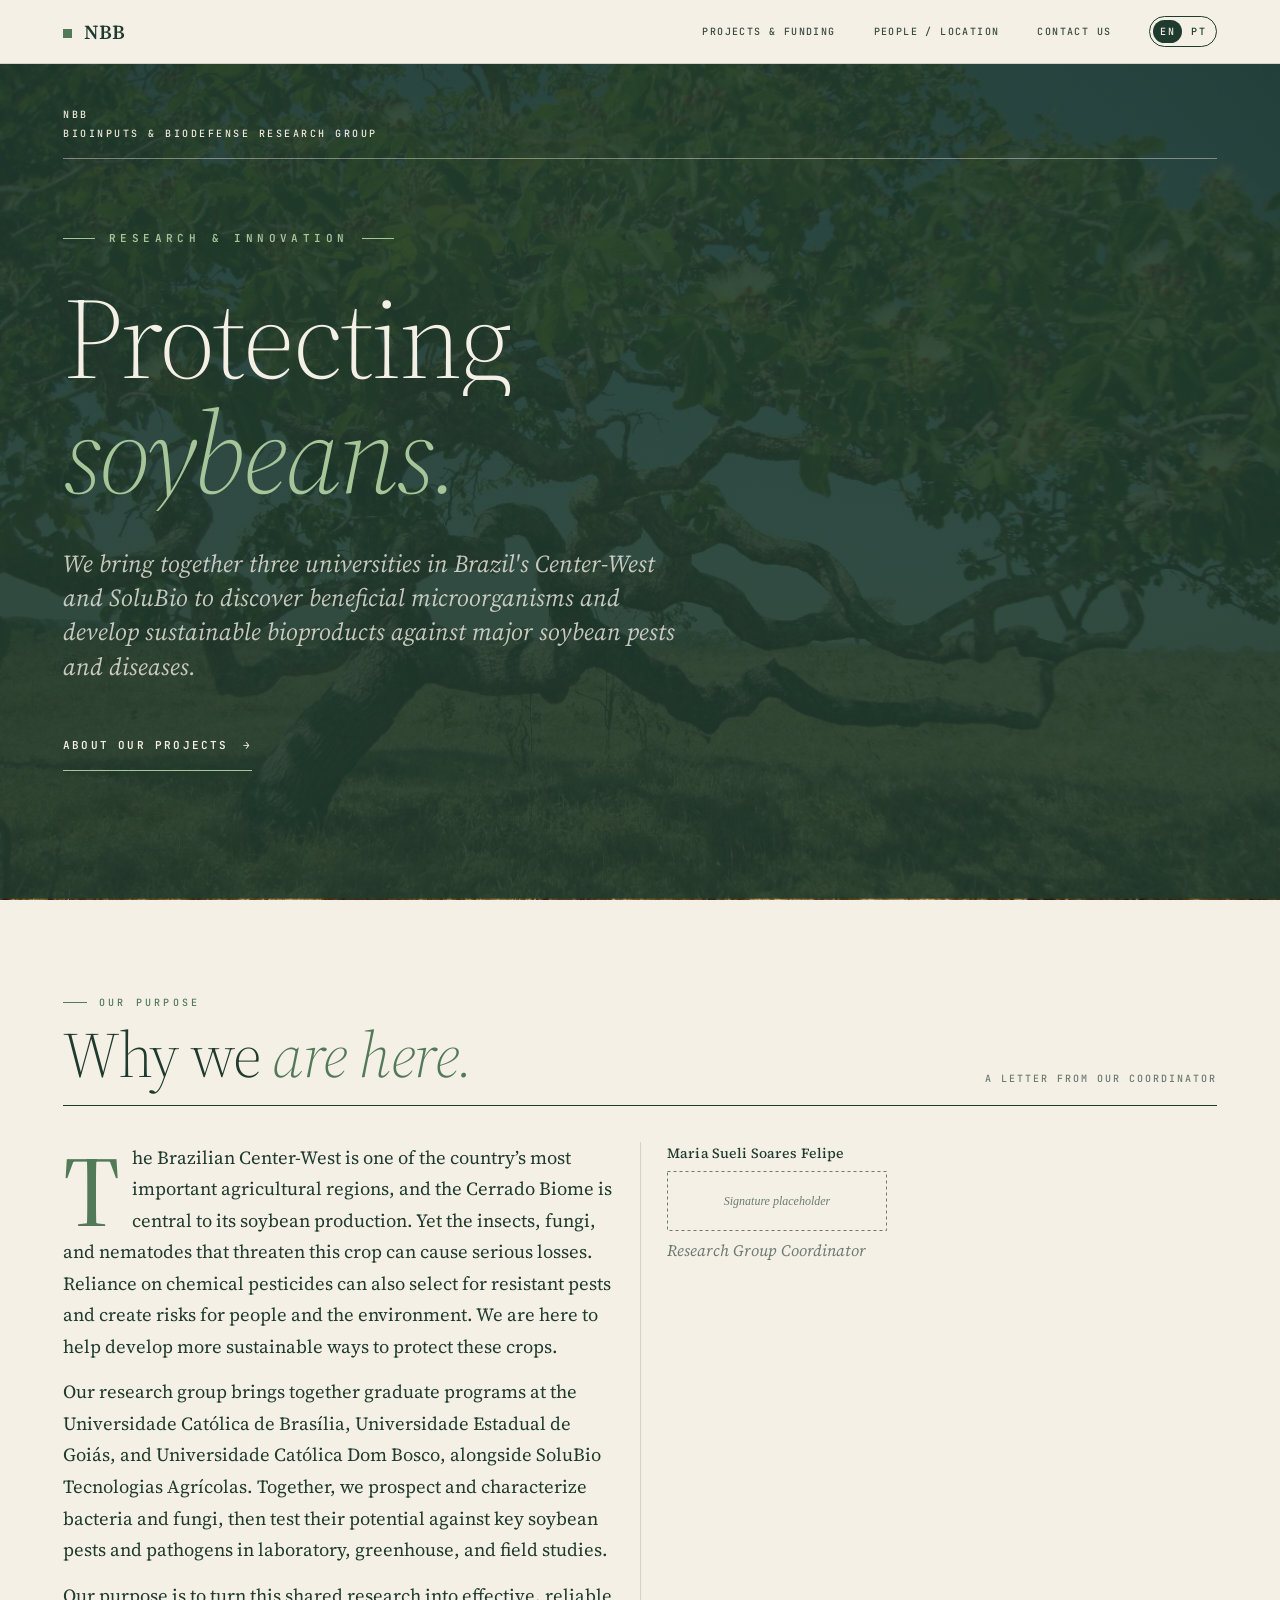
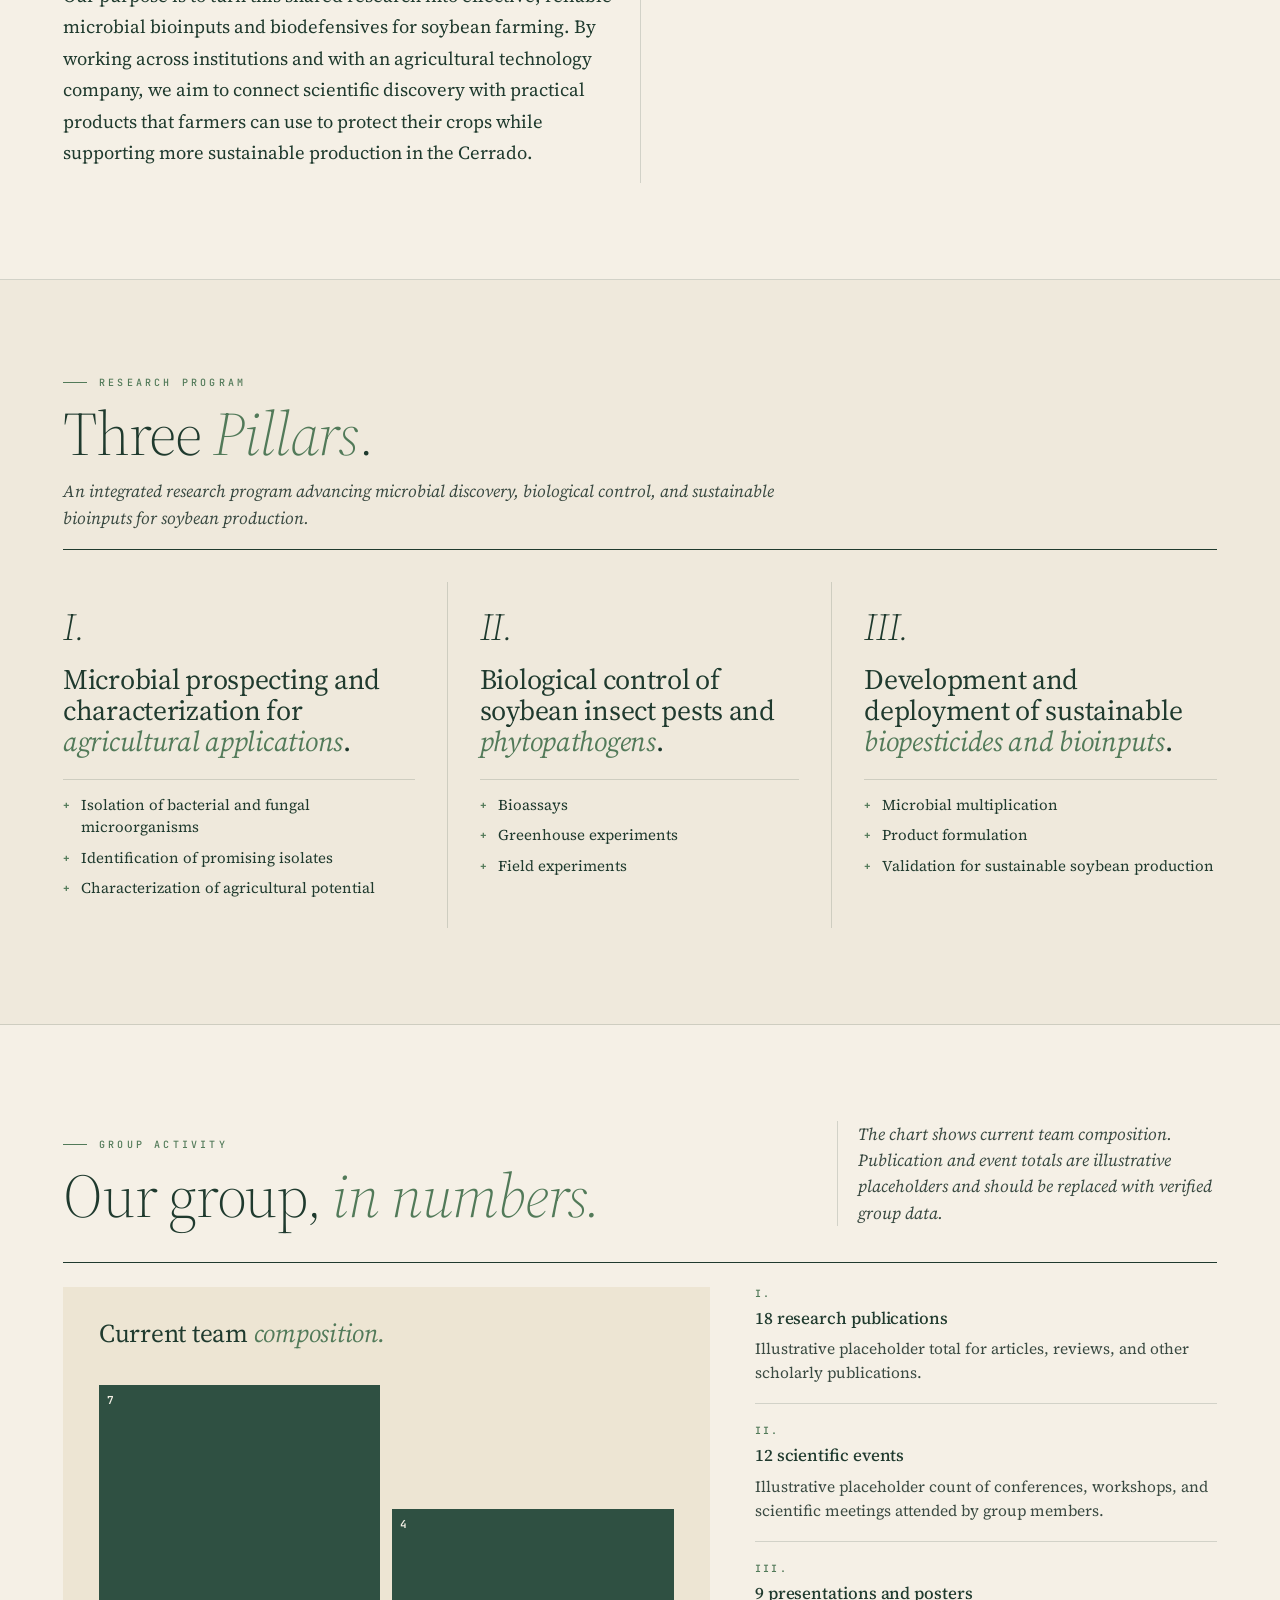
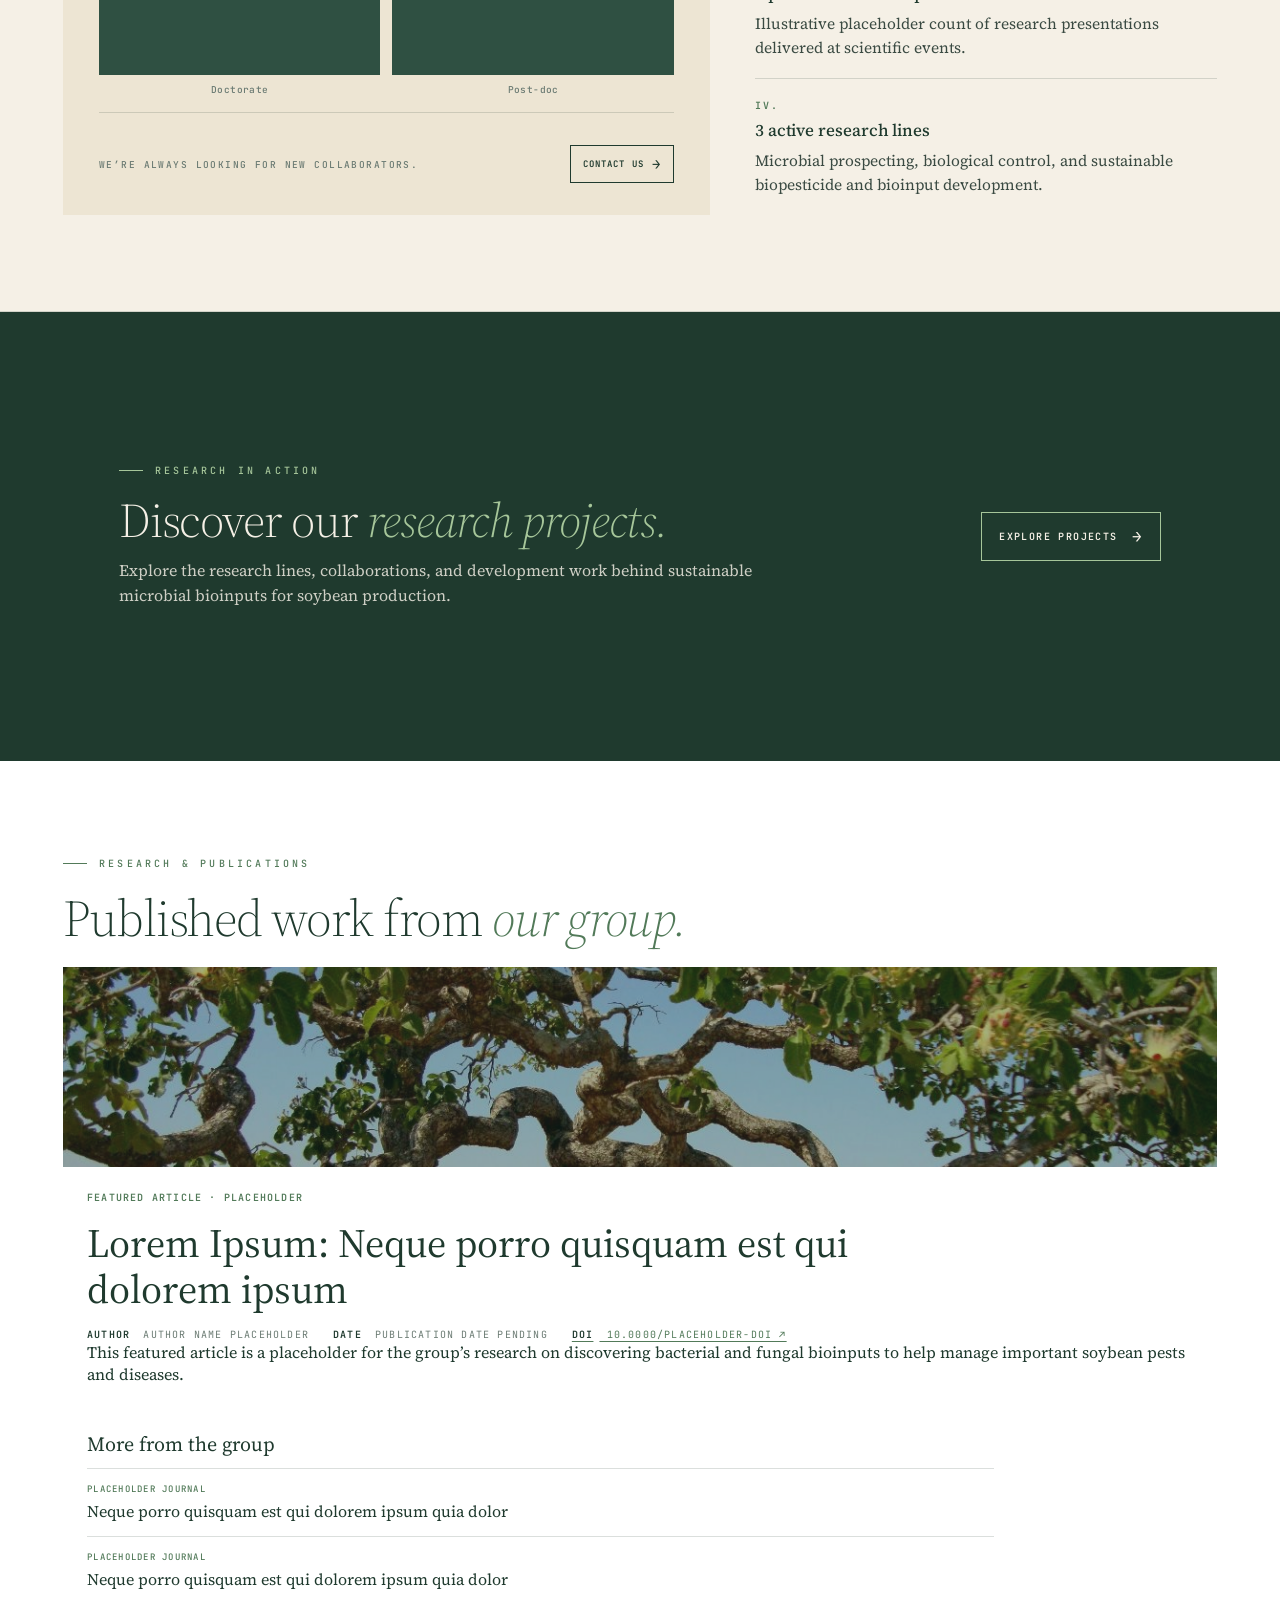
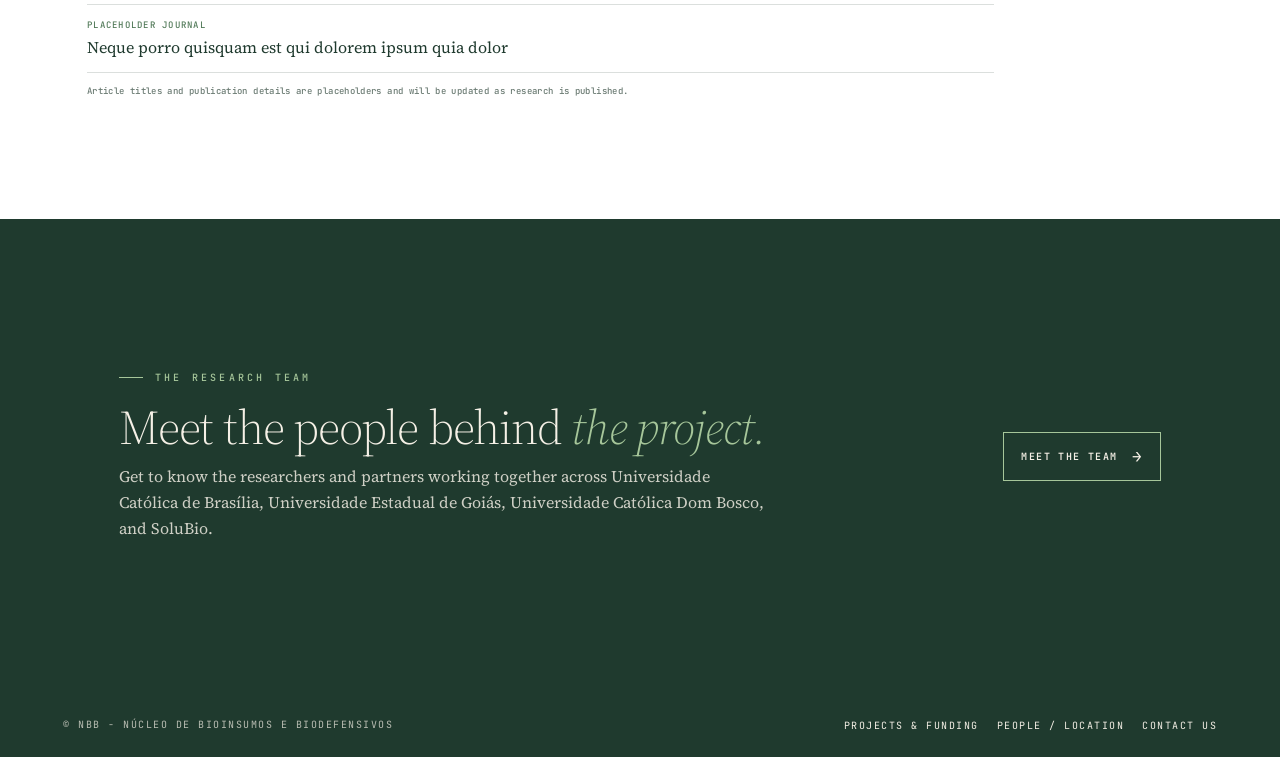
<file: index.html>
<!DOCTYPE html>
<html lang="en">
<head>
<meta charset="UTF-8">
<meta name="viewport" content="width=device-width, initial-scale=1.0">
<meta name="description" content="NBB">
<title>NBB</title>
<link rel="preconnect" href="https://fonts.googleapis.com">
<link rel="preconnect" href="https://fonts.gstatic.com" crossorigin>
<link href="https://fonts.googleapis.com/css2?family=Source+Serif+4:ital,opsz,wght@0,8..60,300;0,8..60,400;0,8..60,500;0,8..60,600;0,8..60,700;1,8..60,300;1,8..60,400;1,8..60,500&family=JetBrains+Mono:wght@400;500;700&display=swap" rel="stylesheet">
<link rel="stylesheet" href="ledger-slideshow.css">
</head>

<!--
  https://templatemo.com/tm-626-ledger-slideshow
-->

<body>

<header class="site-header">
  <a class="brand" href="#cover" aria-label="NBB">
    <span class="mark"></span>NBB
  </a>
  <nav class="primary-nav" aria-label="Main navigation">
    <a href="projects.html">Projects &amp; Funding</a>
    <a href="people.html">People / Location</a>
    <a href="contact.html">Contact Us</a>
    <a class="nav-language" href="PT/index.html" lang="pt-BR" hreflang="pt-BR" aria-label="Switch language to Portuguese"><span class="language-option is-current">EN</span><span class="language-option" lang="pt-BR">PT</span></a>
</nav>
</header>

<div class="deck" id="deck">

  <!-- HERO -->
  <section class="slide active" id="cover" data-section="Cover" data-sub="Statement of plan" data-exhibit="">
    <div class="slide-inner s-cover">
      <div class="s-cover-top reveal">
        <div class="tl">
          <span>NBB</span>
          <span>Bioinputs &amp; Biodefense Research Group</span>
        </div>
      </div>
      <div class="s-cover-center">
        <div class="s-cover-eyebrow reveal">Research &amp; Innovation</div>
        <h1 class="h-display reveal">
          <span class="mw"><span>Protecting</span></span><br>
          <span class="mw"><span><em>soybeans.</em></span></span>
        </h1>
        <p class="s-cover-sub reveal">We bring together three universities in Brazil's Center-West and SoluBio to discover beneficial microorganisms and develop sustainable bioproducts against major soybean pests and diseases.</p>
        <a class="s-cover-start reveal" href="projects.html">
          <span>About our projects</span>
          <span>&rarr;</span>
        </a>
      </div>
    </div>
  </section>

  <!-- Purpose -->
  <section class="slide" id="summary" data-section="Our Purpose" data-sub="A letter from the coordinator" data-exhibit="I">
    <div class="slide-inner s-summary">
      <div class="s-summary-head">
        <div>
          <div class="exhibit-label reveal">Our purpose</div>
          <h2 class="reveal">Why we <em>are here.</em></h2>
        </div>
        <div class="meta reveal" style="font-color:red">
          <span>A letter from our Coordinator</span>
        </div>
      </div>
      <div class="s-summary-body reveal">
        <p>The Brazilian Center-West is one of the country’s most important agricultural regions, and the Cerrado Biome is central to its soybean production. Yet the insects, fungi, and nematodes that threaten this crop can cause serious losses. Reliance on chemical pesticides can also select for resistant pests and create risks for people and the environment. We are here to help develop more sustainable ways to protect these crops.</p>
        <p>Our research group brings together graduate programs at the Universidade Católica de Brasília, Universidade Estadual de Goiás,
          and Universidade Católica Dom Bosco, alongside SoluBio Tecnologias Agrícolas.
          Together, we prospect and characterize bacteria and fungi, then test their potential against key soybean pests and pathogens in laboratory, greenhouse, and field studies.</p>
        <p>Our purpose is to turn this shared research into effective, reliable microbial bioinputs and biodefensives for soybean farming. By working across institutions and with an agricultural technology company, we aim to connect scientific discovery with practical products that farmers can use to protect their crops while supporting more sustainable production in the Cerrado.</p>
        <p class="s-summary-sig">
          <strong>Maria Sueli Soares Felipe</strong>
          <img src="signature-placeholder.svg" alt="Signature placeholder">
          <em>Research Group Coordinator</em>
        </p>
      </div>
    </div>
  </section>

  <!-- Goals -->
  <!--section class="slide" id="pillars" data-section="Strategic Pillars" data-sub="Four lettered initiatives" data-exhibit="IV">
    <div class="slide-inner s-pillars">
      <div class="s-pillars-head">
        <div class="sp-l">
          <div class="exhibit-label reveal">Exhibit IV</div>
          <h2 class="reveal">Four <em>pillars</em>, lettered.</h2>
        </div>
        <p class="sp-r reveal">The four initiatives that, together, constitute the strategic plan in full. Each is owned by a named partner and measured against an explicit budget.</p>
      </div>
      <div class="pillars-grid">
        <div class="pillar reveal">
          <span class="p-letter">A.</span>
          <h4>Practice <em>depth</em>.</h4>
          <p>A formal commitment to four practice areas. Anything outside is referred to trusted partner firms rather than declined or contorted.</p>
          <div class="p-alloc"><span>Allocation</span><strong>$3.4M</strong></div>
        </div>
        <div class="pillar reveal">
          <span class="p-letter">B.</span>
          <h4>Succession of <em>partners</em>.</h4>
          <p>A three-year, transparent path for the promotion of seven senior associates to partner, with explicit milestones and review checkpoints.</p>
          <div class="p-alloc"><span>Allocation</span><strong>$1.8M</strong></div>
        </div>
        <div class="pillar reveal">
          <span class="p-letter">C.</span>
          <h4>Knowledge <em>systems</em>.</h4>
          <p>A modernised internal knowledge platform so that engagement insights compound across the partnership rather than evaporate with each closing memo.</p>
          <div class="p-alloc"><span>Allocation</span><strong>$2.6M</strong></div>
        </div>
        <div class="pillar reveal">
          <span class="p-letter">D.</span>
          <h4>Sectoral <em>balance</em>.</h4>
          <p>A measured rebalancing of fee composition. Reduce financial-services concentration to a target of 45% over the plan horizon.</p>
          <div class="p-alloc"><span>Allocation</span><strong>$2.2M</strong></div>
        </div>
      </div>
    </div>
  </section>-->

  <!-- Research Lines -->
  <section class="slide" id="horizons" data-section="Three Research Lines" data-sub="Microbial research for sustainable soybean production" data-exhibit="III">
    <div class="slide-inner s-horizons">
      <div class="s-horizons-head">
        <div class="exhibit-label reveal">Research program</div>
        <h2 class="reveal">Three <em>Pillars</em>.</h2>
        <p class="reveal">An integrated research program advancing microbial discovery, biological control, and sustainable bioinputs for soybean production.</p>
      </div>
      <div class="horizons-grid">
        <div class="horizon reveal">
          <div class="h-year"><span class="big">i.</span></div>
          <h3>Microbial prospecting and characterization for <em>agricultural applications</em>.</h3>
          <ul>
            <li>Isolation of bacterial and fungal microorganisms</li>
            <li>Identification of promising isolates</li>
            <li>Characterization of agricultural potential</li>
          </ul>
        </div>
        <div class="horizon reveal">
          <div class="h-year"><span class="big">ii.</span></div>
          <h3>Biological control of soybean insect pests and <em>phytopathogens</em>.</h3>
          <ul>
            <li>Bioassays</li>
            <li>Greenhouse experiments</li>
            <li>Field experiments</li>
          </ul>
        </div>
        <div class="horizon reveal">
          <div class="h-year"><span class="big">iii.</span></div>
          <h3>Development and deployment of sustainable <em>biopesticides and bioinputs</em>.</h3>
          <ul>
            <li>Microbial multiplication</li>
            <li>Product formulation</li>
            <li>Validation for sustainable soybean production</li>
          </ul>
        </div>
      </div>
    </div>
  </section>

  <!-- WHERE WE STAND -->
  <section class="slide" id="position" data-section="Group Statistics" data-sub="Team composition and research activity" data-exhibit="II">
    <div class="slide-inner s-stand">
      <div class="s-stand-head">
        <div class="sh-l">
          <div class="exhibit-label reveal">Group activity</div>
          <h2 class="reveal">Our group, <em>in numbers.</em></h2>
        </div>
        <p class="sh-r reveal">The chart shows current team composition. Publication and event totals are illustrative placeholders and should be replaced with verified group data.</p>
      </div>
      <div class="s-stand-grid">
        <div class="s-stand-chart reveal">
          <!--<span class="ex-lbl">Current team composition</span> -->
          <h3>Current team <em>composition.</em></h3>
          <div class="s-stand-chart-area" id="team-composition-chart" role="img" aria-label="Current counts: 0 master's, 7 doctoral, and 4 postdoctoral researchers"></div>
          <div class="s-stand-chart-note">
            <span>We’re always looking for new collaborators.</span>
            <a class="chart-contact-link" href="contact.html">Contact us <span aria-hidden="true">&rarr;</span></a>
          </div>
          <noscript><p class="chart-fallback">Enable JavaScript to view the team composition chart.</p></noscript>
        </div>
        <div class="s-stand-points">
          <div class="stand-point reveal">
            <span class="sp-num">i.</span>
            <h4>18 research publications</h4>
            <p>Illustrative placeholder total for articles, reviews, and other scholarly publications.</p>
          </div>
          <div class="stand-point reveal">
            <span class="sp-num">ii.</span>
            <h4>12 scientific events</h4>
            <p>Illustrative placeholder count of conferences, workshops, and scientific meetings attended by group members.</p>
          </div>
          <div class="stand-point reveal">
            <span class="sp-num">iii.</span>
            <h4>9 presentations and posters</h4>
            <p>Illustrative placeholder count of research presentations delivered at scientific events.</p>
          </div>
          <div class="stand-point reveal">
            <span class="sp-num">iv.</span>
            <h4>3 active research lines</h4>
            <p>Microbial prospecting, biological control, and sustainable biopesticide and bioinput development.</p>
          </div>
        </div>
      </div>
    </div>
  </section>

  <!-- Call to action - projects -->
  <section class="slide cta-section" id="projects-cta" aria-labelledby="projects-cta-title">
    <div class="slide-inner cta-inner">
      <div class="cta-panel">
        <div class="cta-copy">
          <div class="exhibit-label">Research in action</div>
          <h2 id="projects-cta-title">Discover our <em>research projects.</em></h2>
          <p>Explore the research lines, collaborations, and development work behind sustainable microbial bioinputs for soybean production.</p>
        </div>
        <a class="cta-link" href="projects.html">Explore projects <span aria-hidden="true">&rarr;</span></a>
      </div>
    </div>
  </section>

  <!-- Publications -->
  <section class="slide cta-section publications-feature" id="publications-feature" aria-labelledby="publications-feature-title">
    <div class="slide-inner cta-inner">
      <div class="publications-content">
        <div class="exhibit-label">Research &amp; publications</div>
        <h2 id="publications-feature-title">Published work from <em>our group.</em></h2>
        <article class="featured-article">
          <div class="featured-article-image-wrap">
            <img class="featured-article-image" src="cerrado.jpg" alt="">
          </div>
          <div class="featured-article-details">
            <div class="featured-article-label">Featured article · Placeholder</div>
            <h3>Lorem Ipsum: Neque porro quisquam est qui dolorem ipsum</h3>
            <div class="article-meta">
              <span><strong>Author</strong> Author name placeholder</span>
              <span><strong>Date</strong> Publication date pending</span>
              <a href="https://doi.org/10.0000/placeholder-doi" aria-label="Placeholder DOI link; replace when the article is published"><strong>DOI</strong> 10.0000/placeholder-doi ↗</a>
            </div>
            <p>This featured article is a placeholder for the group’s research on discovering bacterial and fungal bioinputs to help manage important soybean pests and diseases.</p>
          </div>
          <div class="featured-article-details">
          <div class="related-articles">
            <h3>More from the group</h3>
            <ul>
              <li><span>Placeholder Journal</span><strong>Neque porro quisquam est qui dolorem ipsum quia dolor</strong></li>
              <li><span>Placeholder Journal</span><strong>Neque porro quisquam est qui dolorem ipsum quia dolor</strong></li>
              <li><span>Placeholder Journal</span><strong>Neque porro quisquam est qui dolorem ipsum quia dolor</strong></li>
            </ul>
            <p class="placeholder-note">Article titles and publication details are placeholders and will be updated as research is published.</p>
          </div>
        </div>
        </article>
      </div>
    </div>
  </section>

  <!-- Call to action - people -->
  <section class="slide cta-section" id="people-cta" aria-labelledby="people-cta-title">
    <div class="slide-inner cta-inner">
      <div class="cta-panel">
        <div class="cta-copy">
          <div class="exhibit-label">The research team</div>
          <h2 id="people-cta-title">Meet the people behind <em>the project.</em></h2>
          <p>Get to know the researchers and partners working together across Universidade Católica de Brasília, Universidade Estadual de Goiás, Universidade Católica Dom Bosco, and SoluBio.</p>
        </div>
        <a class="cta-link" href="people.html">Meet the team <span aria-hidden="true">&rarr;</span></a>
      </div>
    </div>
  </section>

<footer class="site-footer">
  
  <p>&copy; <span>NBB - Núcleo de Bioinsumos e Biodefensivos</span></p>
  <nav class="site-footer-links" aria-label="Footer navigation">
    <a href="projects.html">Projects &amp; Funding</a>
    <a href="people.html">People / Location</a>
    <a href="contact.html">Contact Us</a>
  </nav>
</footer>

<script src="ledger-slideshow.js" defer></script>
</body>
</html>
</file>
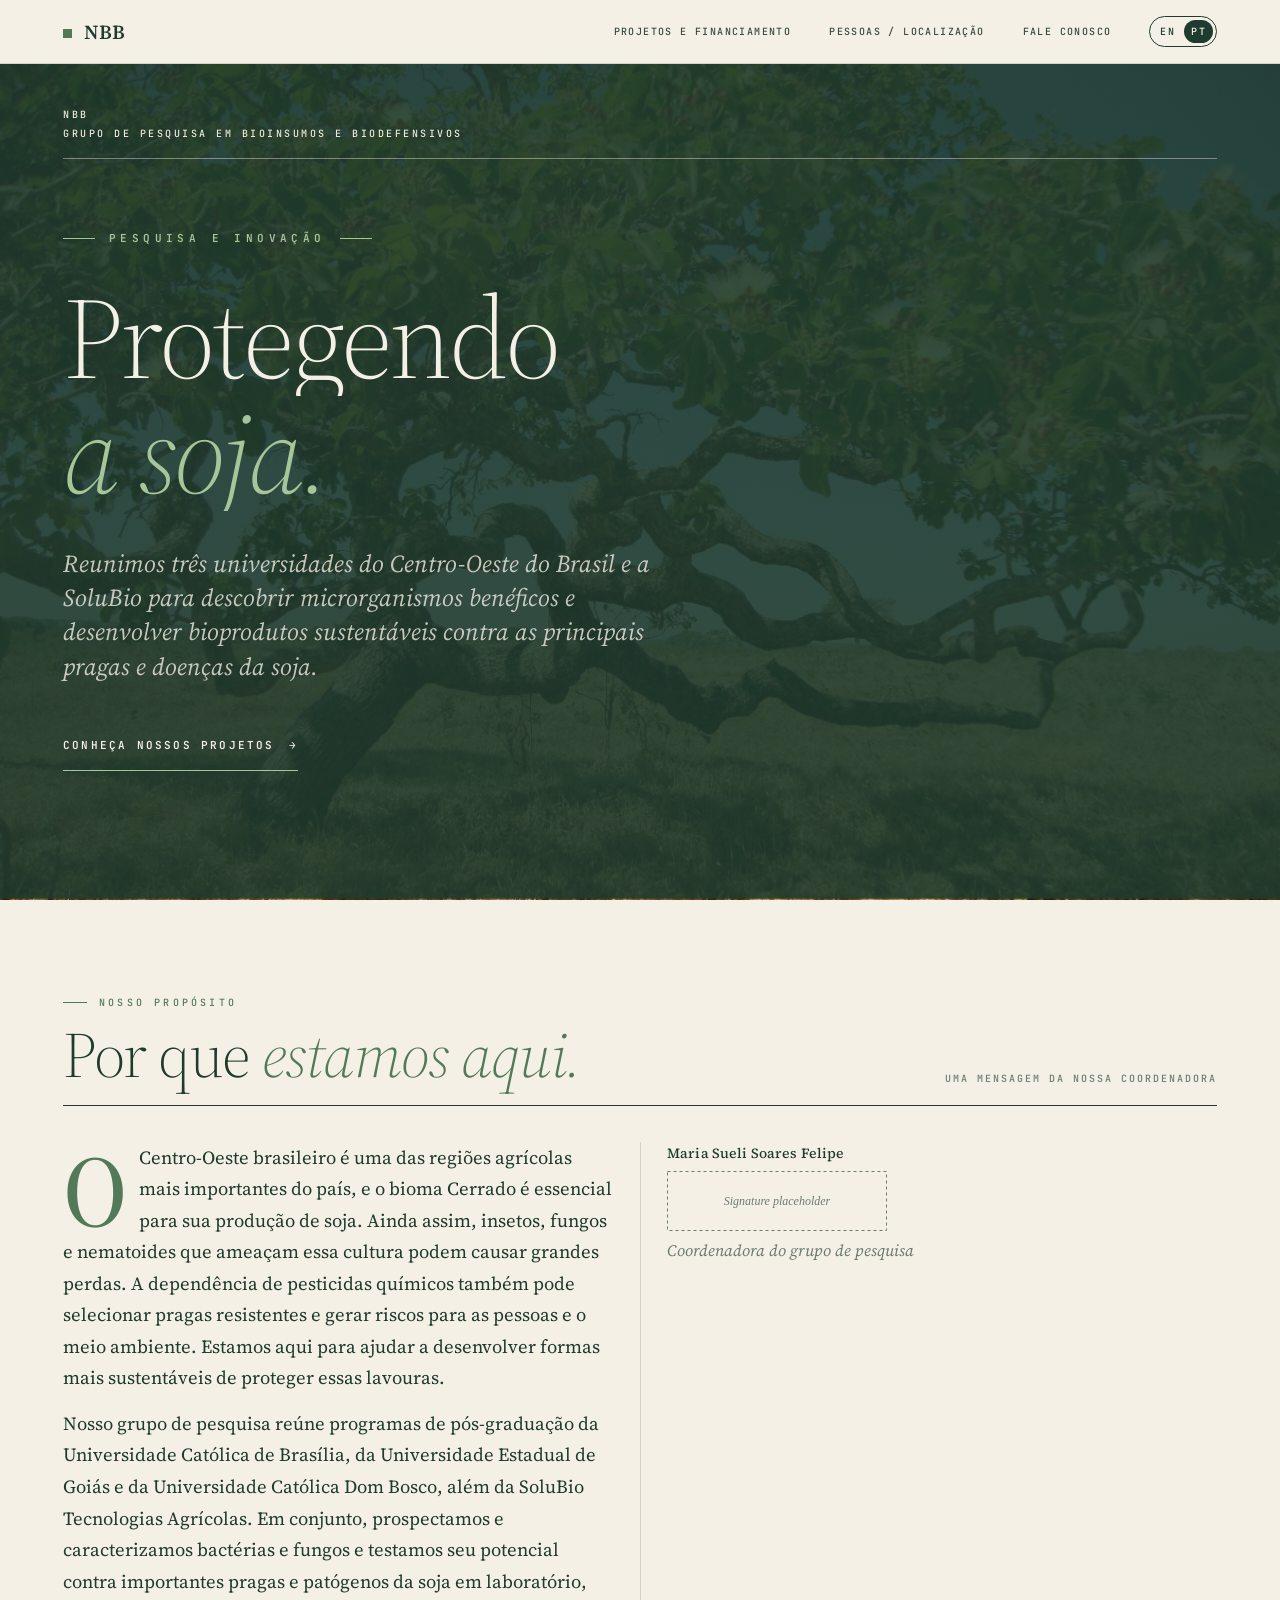
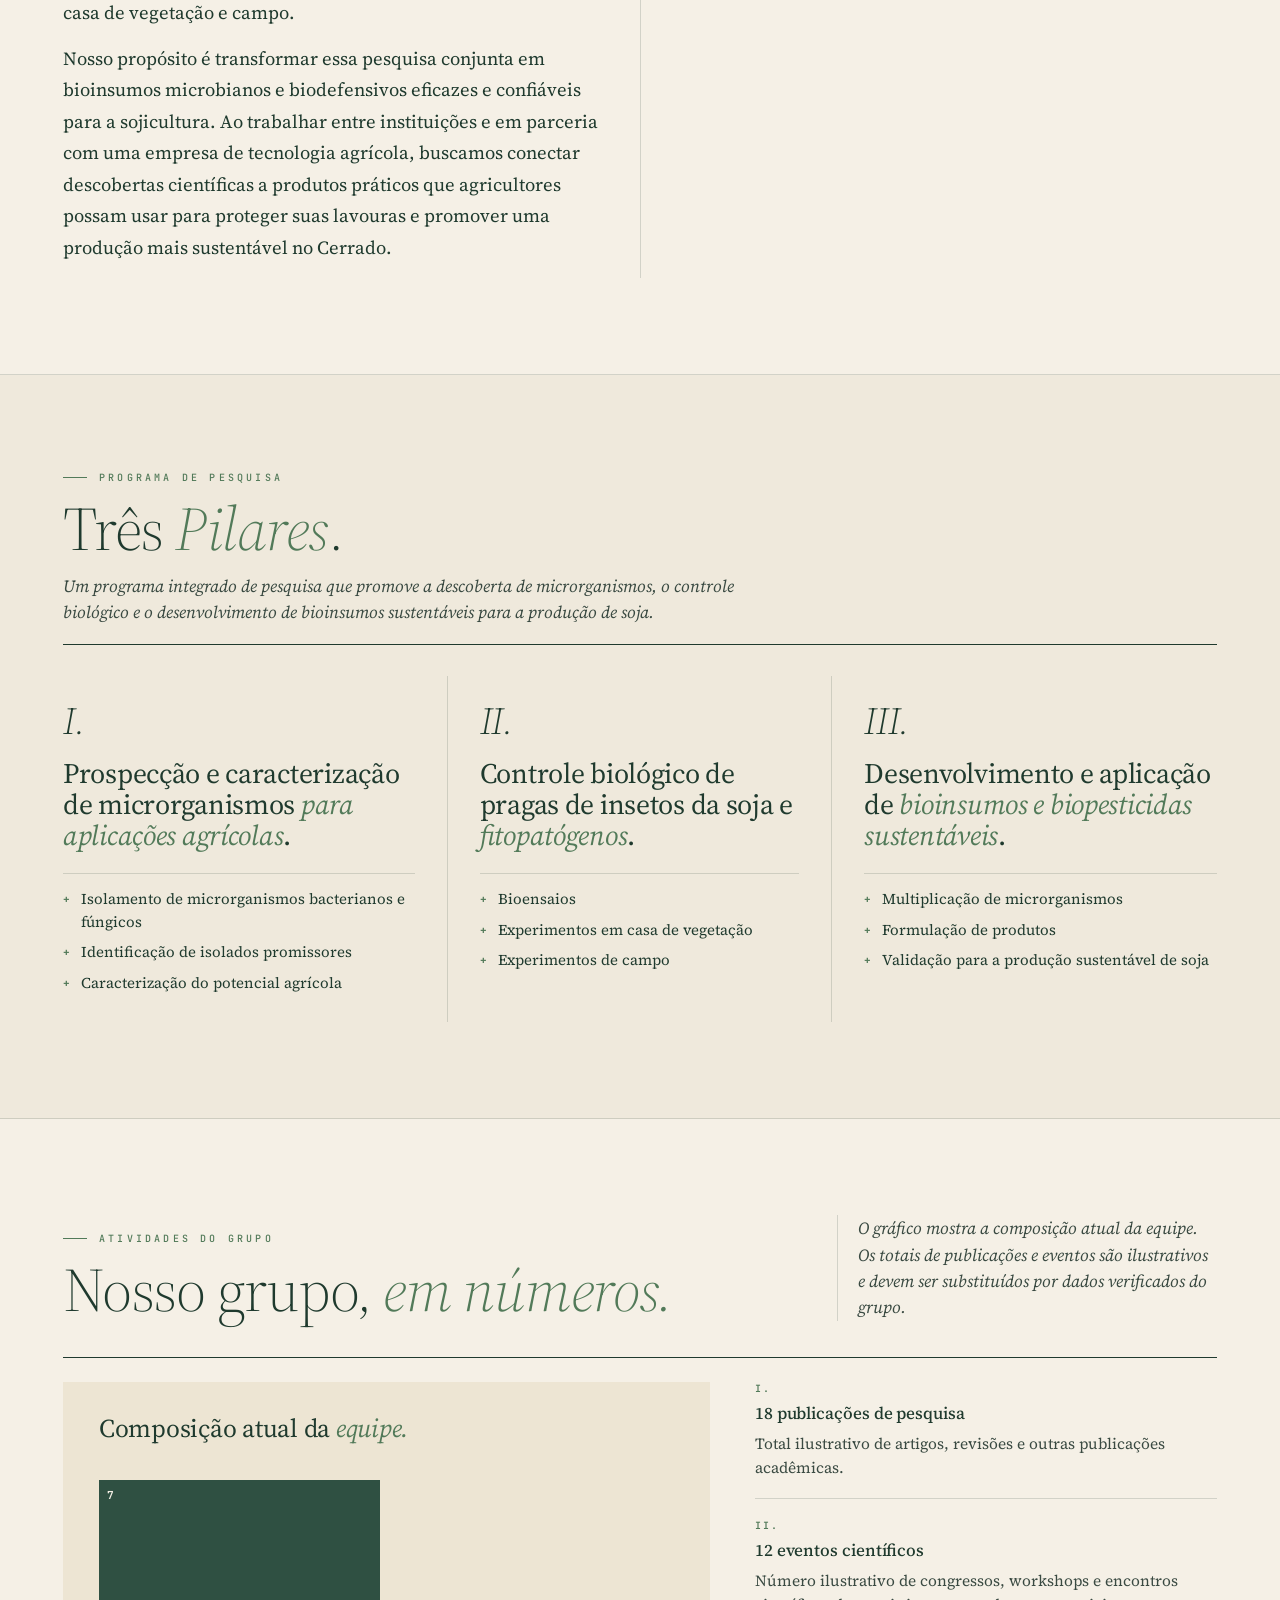
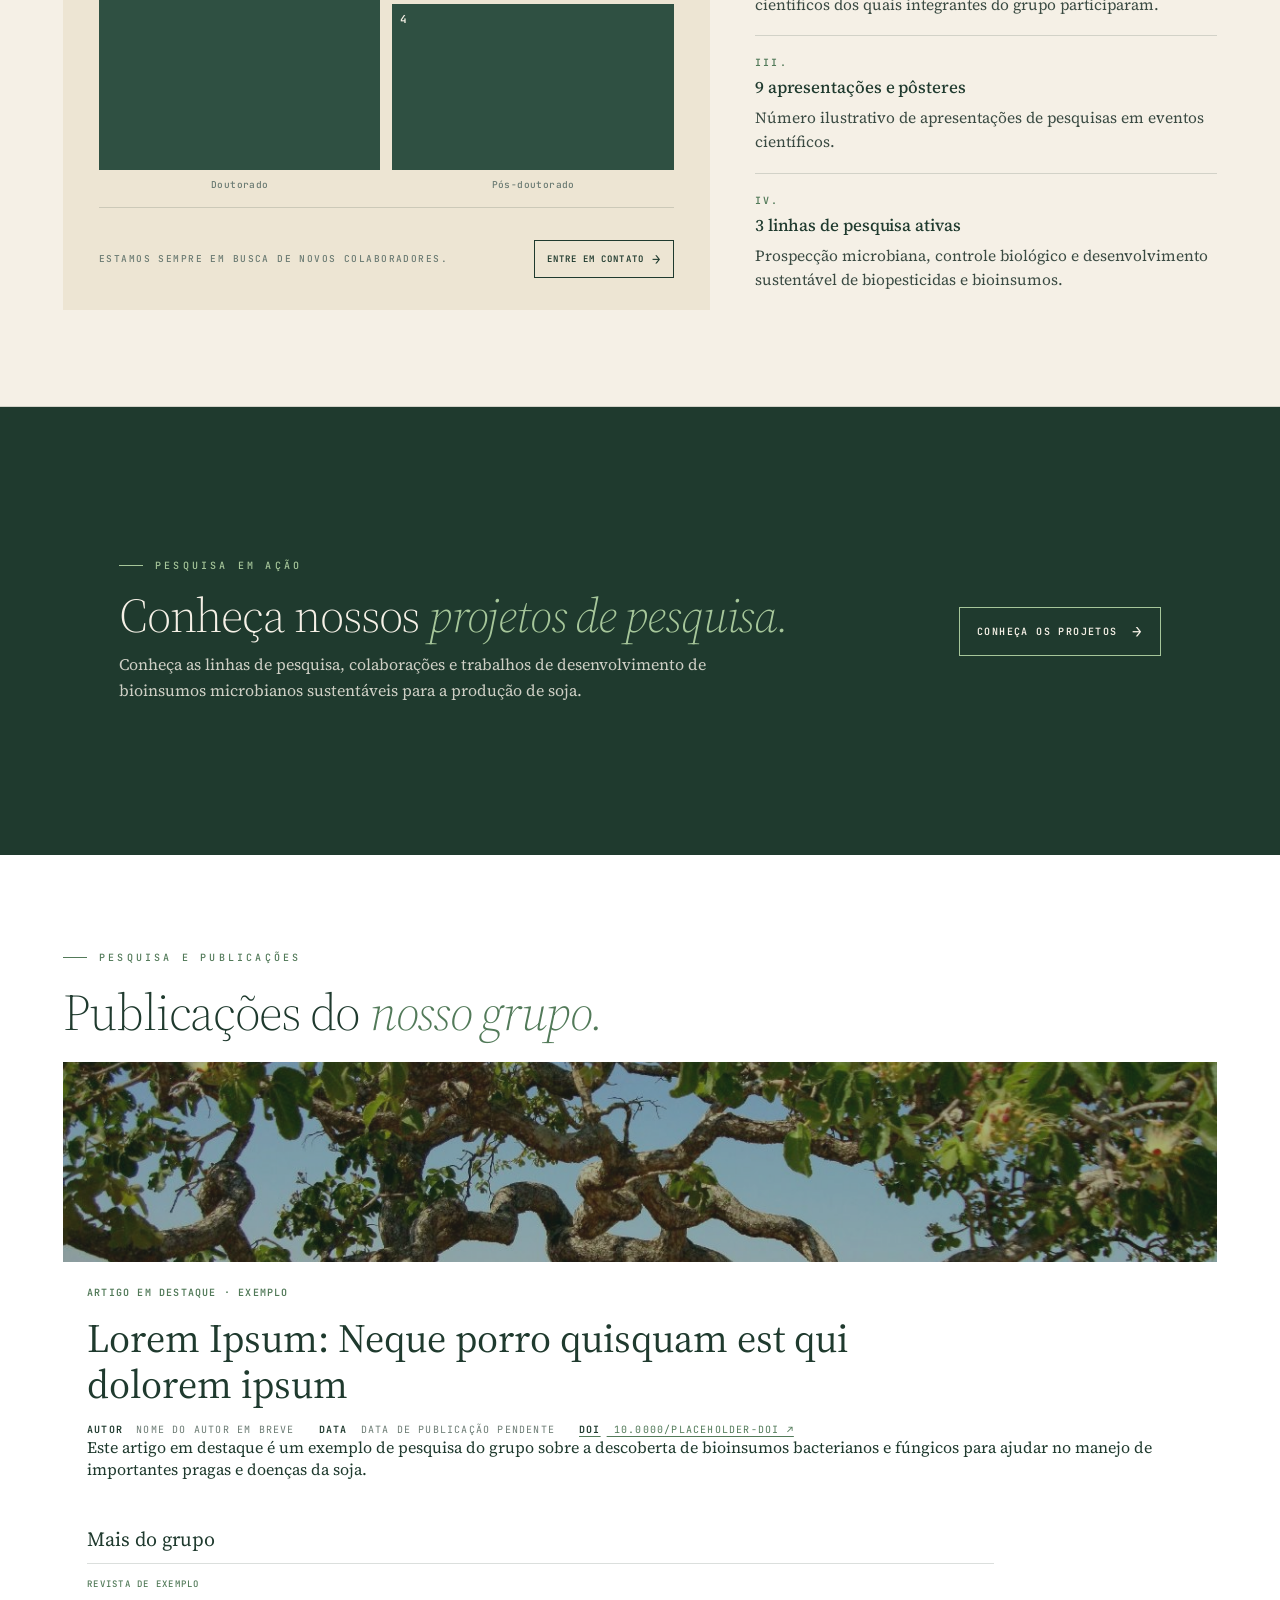
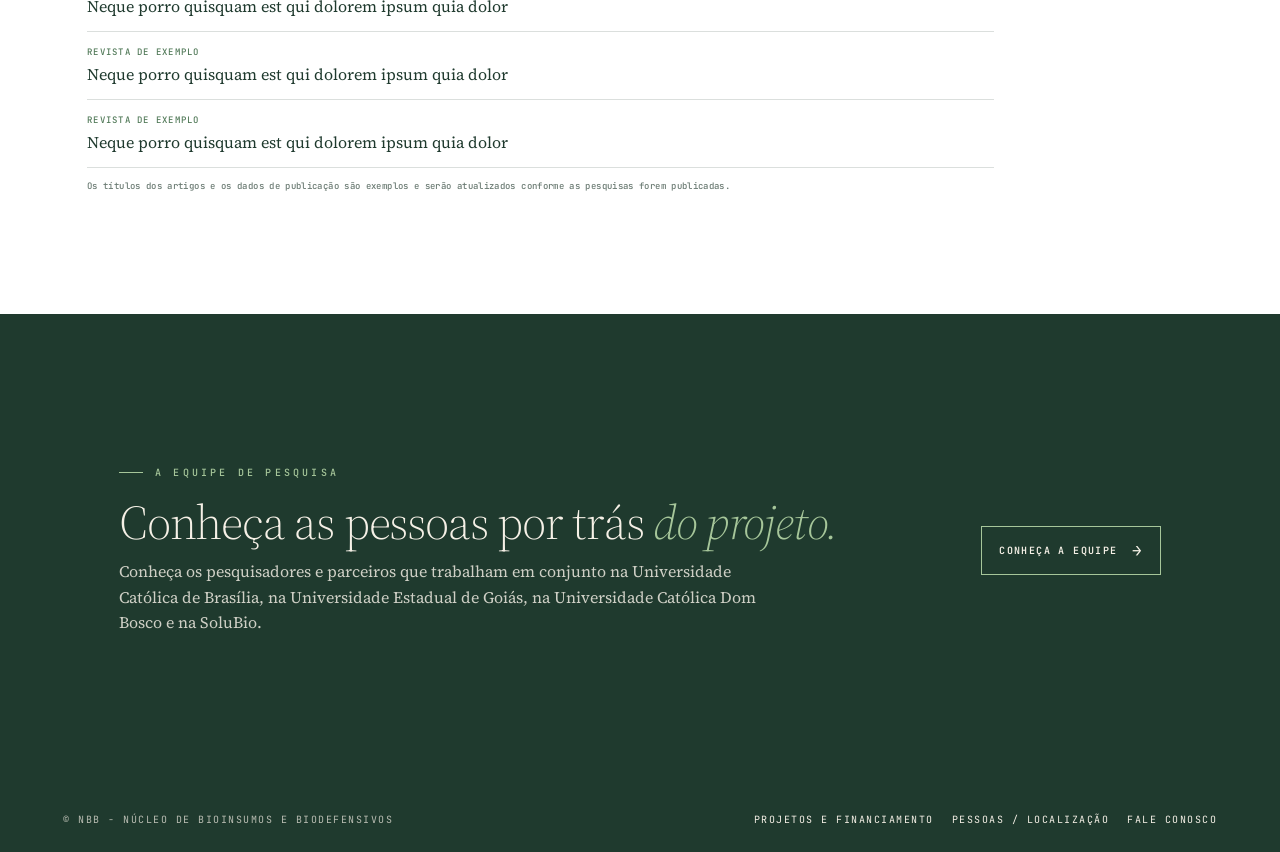
<file: PT/index.html>
<!DOCTYPE html>
<html lang="pt-BR">
<head>
<meta charset="UTF-8">
<meta name="viewport" content="width=device-width, initial-scale=1.0">
<meta name="description" content="NBB">
<title>NBB</title>
<link rel="preconnect" href="https://fonts.googleapis.com">
<link rel="preconnect" href="https://fonts.gstatic.com" crossorigin>
<link href="https://fonts.googleapis.com/css2?family=Source+Serif+4:ital,opsz,wght@0,8..60,300;0,8..60,400;0,8..60,500;0,8..60,600;0,8..60,700;1,8..60,300;1,8..60,400;1,8..60,500&family=JetBrains+Mono:wght@400;500;700&display=swap" rel="stylesheet">
<link rel="stylesheet" href="../ledger-slideshow.css">
</head>

<!--
  https://templatemo.com/tm-626-ledger-slideshow
-->

<body>

<header class="site-header">
  <a class="brand" href="#cover" aria-label="NBB">
    <span class="mark"></span>NBB
  </a>
  <nav class="primary-nav" aria-label="Main navigation">
    <a href="projects.html">Projects &amp; Funding</a>
    <a href="people.html">People / Location</a>
    <a href="contact.html">Contact Us</a>
    <a class="nav-language" href="../index.html" lang="en" hreflang="en" aria-label="Mudar idioma para inglês"><span class="language-option" lang="en">EN</span><span class="language-option is-current">PT</span></a>
</nav>
</header>

<div class="deck" id="deck">

  <!-- HERO -->
  <section class="slide active" id="cover" data-section="Cover" data-sub="Statement of plan" data-exhibit="">
    <div class="slide-inner s-cover">
      <div class="s-cover-top reveal">
        <div class="tl">
          <span>NBB</span>
          <span>Bioinputs &amp; Biodefense Research Group</span>
        </div>
      </div>
      <div class="s-cover-center">
        <div class="s-cover-eyebrow reveal">Research &amp; Innovation</div>
        <h1 class="h-display reveal">
          <span class="mw"><span>Protecting</span></span><br>
          <span class="mw"><span><em>soybeans.</em></span></span>
        </h1>
        <p class="s-cover-sub reveal">We bring together three universities in Brazil's Center-West and SoluBio to discover beneficial microorganisms and develop sustainable bioproducts against major soybean pests and diseases.</p>
        <a class="s-cover-start reveal" href="projects.html">
          <span>About our projects</span>
          <span>&rarr;</span>
        </a>
      </div>
    </div>
  </section>

  <!-- Purpose -->
  <section class="slide" id="summary" data-section="Our Purpose" data-sub="A letter from the coordinator" data-exhibit="I">
    <div class="slide-inner s-summary">
      <div class="s-summary-head">
        <div>
          <div class="exhibit-label reveal">Our purpose</div>
          <h2 class="reveal">Why we <em>are here.</em></h2>
        </div>
        <div class="meta reveal" style="font-color:red">
          <span>A letter from our Coordinator</span>
        </div>
      </div>
      <div class="s-summary-body reveal">
        <p>The Brazilian Center-West is one of the country’s most important agricultural regions, and the Cerrado Biome is central to its soybean production. Yet the insects, fungi, and nematodes that threaten this crop can cause serious losses. Reliance on chemical pesticides can also select for resistant pests and create risks for people and the environment. We are here to help develop more sustainable ways to protect these crops.</p>
        <p>Our research group brings together graduate programs at the Universidade Católica de Brasília, Universidade Estadual de Goiás,
          and Universidade Católica Dom Bosco, alongside SoluBio Tecnologias Agrícolas.
          Together, we prospect and characterize bacteria and fungi, then test their potential against key soybean pests and pathogens in laboratory, greenhouse, and field studies.</p>
        <p>Our purpose is to turn this shared research into effective, reliable microbial bioinputs and biodefensives for soybean farming. By working across institutions and with an agricultural technology company, we aim to connect scientific discovery with practical products that farmers can use to protect their crops while supporting more sustainable production in the Cerrado.</p>
        <p class="s-summary-sig">
          <strong>Maria Sueli Soares Felipe</strong>
          <img src="../signature-placeholder.svg" alt="Signature placeholder">
          <em>Research Group Coordinator</em>
        </p>
      </div>
    </div>
  </section>

  <!-- Goals -->
  <!--section class="slide" id="pillars" data-section="Strategic Pillars" data-sub="Four lettered initiatives" data-exhibit="IV">
    <div class="slide-inner s-pillars">
      <div class="s-pillars-head">
        <div class="sp-l">
          <div class="exhibit-label reveal">Exhibit IV</div>
          <h2 class="reveal">Four <em>pillars</em>, lettered.</h2>
        </div>
        <p class="sp-r reveal">The four initiatives that, together, constitute the strategic plan in full. Each is owned by a named partner and measured against an explicit budget.</p>
      </div>
      <div class="pillars-grid">
        <div class="pillar reveal">
          <span class="p-letter">A.</span>
          <h4>Practice <em>depth</em>.</h4>
          <p>A formal commitment to four practice areas. Anything outside is referred to trusted partner firms rather than declined or contorted.</p>
          <div class="p-alloc"><span>Allocation</span><strong>$3.4M</strong></div>
        </div>
        <div class="pillar reveal">
          <span class="p-letter">B.</span>
          <h4>Succession of <em>partners</em>.</h4>
          <p>A three-year, transparent path for the promotion of seven senior associates to partner, with explicit milestones and review checkpoints.</p>
          <div class="p-alloc"><span>Allocation</span><strong>$1.8M</strong></div>
        </div>
        <div class="pillar reveal">
          <span class="p-letter">C.</span>
          <h4>Knowledge <em>systems</em>.</h4>
          <p>A modernised internal knowledge platform so that engagement insights compound across the partnership rather than evaporate with each closing memo.</p>
          <div class="p-alloc"><span>Allocation</span><strong>$2.6M</strong></div>
        </div>
        <div class="pillar reveal">
          <span class="p-letter">D.</span>
          <h4>Sectoral <em>balance</em>.</h4>
          <p>A measured rebalancing of fee composition. Reduce financial-services concentration to a target of 45% over the plan horizon.</p>
          <div class="p-alloc"><span>Allocation</span><strong>$2.2M</strong></div>
        </div>
      </div>
    </div>
  </section>-->

  <!-- Research Lines -->
  <section class="slide" id="horizons" data-section="Three Research Lines" data-sub="Microbial research for sustainable soybean production" data-exhibit="III">
    <div class="slide-inner s-horizons">
      <div class="s-horizons-head">
        <div class="exhibit-label reveal">Research program</div>
        <h2 class="reveal">Three <em>Pillars</em>.</h2>
        <p class="reveal">An integrated research program advancing microbial discovery, biological control, and sustainable bioinputs for soybean production.</p>
      </div>
      <div class="horizons-grid">
        <div class="horizon reveal">
          <div class="h-year"><span class="big">i.</span></div>
          <h3>Microbial prospecting and characterization for <em>agricultural applications</em>.</h3>
          <ul>
            <li>Isolation of bacterial and fungal microorganisms</li>
            <li>Identification of promising isolates</li>
            <li>Characterization of agricultural potential</li>
          </ul>
        </div>
        <div class="horizon reveal">
          <div class="h-year"><span class="big">ii.</span></div>
          <h3>Biological control of soybean insect pests and <em>phytopathogens</em>.</h3>
          <ul>
            <li>Bioassays</li>
            <li>Greenhouse experiments</li>
            <li>Field experiments</li>
          </ul>
        </div>
        <div class="horizon reveal">
          <div class="h-year"><span class="big">iii.</span></div>
          <h3>Development and deployment of sustainable <em>biopesticides and bioinputs</em>.</h3>
          <ul>
            <li>Microbial multiplication</li>
            <li>Product formulation</li>
            <li>Validation for sustainable soybean production</li>
          </ul>
        </div>
      </div>
    </div>
  </section>

  <!-- WHERE WE STAND -->
  <section class="slide" id="position" data-section="Group Statistics" data-sub="Team composition and research activity" data-exhibit="II">
    <div class="slide-inner s-stand">
      <div class="s-stand-head">
        <div class="sh-l">
          <div class="exhibit-label reveal">Group activity</div>
          <h2 class="reveal">Our group, <em>in numbers.</em></h2>
        </div>
        <p class="sh-r reveal">The chart shows current team composition. Publication and event totals are illustrative placeholders and should be replaced with verified group data.</p>
      </div>
      <div class="s-stand-grid">
        <div class="s-stand-chart reveal">
          <!--<span class="ex-lbl">Current team composition</span> -->
          <h3>Current team <em>composition.</em></h3>
          <div class="s-stand-chart-area" id="team-composition-chart" role="img" aria-label="Current counts: 0 master's, 7 doctoral, and 4 postdoctoral researchers"></div>
          <div class="s-stand-chart-note">
            <span>We’re always looking for new collaborators.</span>
            <a class="chart-contact-link" href="contact.html">Contact us <span aria-hidden="true">&rarr;</span></a>
          </div>
          <noscript><p class="chart-fallback">Enable JavaScript to view the team composition chart.</p></noscript>
        </div>
        <div class="s-stand-points">
          <div class="stand-point reveal">
            <span class="sp-num">i.</span>
            <h4>18 research publications</h4>
            <p>Illustrative placeholder total for articles, reviews, and other scholarly publications.</p>
          </div>
          <div class="stand-point reveal">
            <span class="sp-num">ii.</span>
            <h4>12 scientific events</h4>
            <p>Illustrative placeholder count of conferences, workshops, and scientific meetings attended by group members.</p>
          </div>
          <div class="stand-point reveal">
            <span class="sp-num">iii.</span>
            <h4>9 presentations and posters</h4>
            <p>Illustrative placeholder count of research presentations delivered at scientific events.</p>
          </div>
          <div class="stand-point reveal">
            <span class="sp-num">iv.</span>
            <h4>3 active research lines</h4>
            <p>Microbial prospecting, biological control, and sustainable biopesticide and bioinput development.</p>
          </div>
        </div>
      </div>
    </div>
  </section>

  <!-- Call to action - projects -->
  <section class="slide cta-section" id="projects-cta" aria-labelledby="projects-cta-title">
    <div class="slide-inner cta-inner">
      <div class="cta-panel">
        <div class="cta-copy">
          <div class="exhibit-label">Research in action</div>
          <h2 id="projects-cta-title">Discover our <em>research projects.</em></h2>
          <p>Explore the research lines, collaborations, and development work behind sustainable microbial bioinputs for soybean production.</p>
        </div>
        <a class="cta-link" href="projects.html">Explore projects <span aria-hidden="true">&rarr;</span></a>
      </div>
    </div>
  </section>

  <!-- Publications -->
  <section class="slide cta-section publications-feature" id="publications-feature" aria-labelledby="publications-feature-title">
    <div class="slide-inner cta-inner">
      <div class="publications-content">
        <div class="exhibit-label">Research &amp; publications</div>
        <h2 id="publications-feature-title">Published work from <em>our group.</em></h2>
        <article class="featured-article">
          <div class="featured-article-image-wrap">
            <img class="featured-article-image" src="../cerrado.jpg" alt="">
          </div>
          <div class="featured-article-details">
            <div class="featured-article-label">Featured article · Placeholder</div>
            <h3>Lorem Ipsum: Neque porro quisquam est qui dolorem ipsum</h3>
            <div class="article-meta">
              <span><strong>Author</strong> Author name placeholder</span>
              <span><strong>Date</strong> Publication date pending</span>
              <a href="https://doi.org/10.0000/placeholder-doi" aria-label="Placeholder DOI link; replace when the article is published"><strong>DOI</strong> 10.0000/placeholder-doi ↗</a>
            </div>
            <p>This featured article is a placeholder for the group’s research on discovering bacterial and fungal bioinputs to help manage important soybean pests and diseases.</p>
          </div>
          <div class="featured-article-details">
          <div class="related-articles">
            <h3>More from the group</h3>
            <ul>
              <li><span>Placeholder Journal</span><strong>Neque porro quisquam est qui dolorem ipsum quia dolor</strong></li>
              <li><span>Placeholder Journal</span><strong>Neque porro quisquam est qui dolorem ipsum quia dolor</strong></li>
              <li><span>Placeholder Journal</span><strong>Neque porro quisquam est qui dolorem ipsum quia dolor</strong></li>
            </ul>
            <p class="placeholder-note">Article titles and publication details are placeholders and will be updated as research is published.</p>
          </div>
        </div>
        </article>
      </div>
    </div>
  </section>

  <!-- Call to action - people -->
  <section class="slide cta-section" id="people-cta" aria-labelledby="people-cta-title">
    <div class="slide-inner cta-inner">
      <div class="cta-panel">
        <div class="cta-copy">
          <div class="exhibit-label">The research team</div>
          <h2 id="people-cta-title">Meet the people behind <em>the project.</em></h2>
          <p>Get to know the researchers and partners working together across Universidade Católica de Brasília, Universidade Estadual de Goiás, Universidade Católica Dom Bosco, and SoluBio.</p>
        </div>
        <a class="cta-link" href="people.html">Meet the team <span aria-hidden="true">&rarr;</span></a>
      </div>
    </div>
  </section>

<footer class="site-footer">
  
  <p>&copy; <span>NBB - Núcleo de Bioinsumos e Biodefensivos</span></p>
  <nav class="site-footer-links" aria-label="Footer navigation">
    <a href="projects.html">Projects &amp; Funding</a>
    <a href="people.html">People / Location</a>
    <a href="contact.html">Contact Us</a>
  </nav>
</footer>

<script src="../ledger-slideshow.js" defer></script>
  <script src="pt-br.js" defer></script>
</body>
</html>
</file>
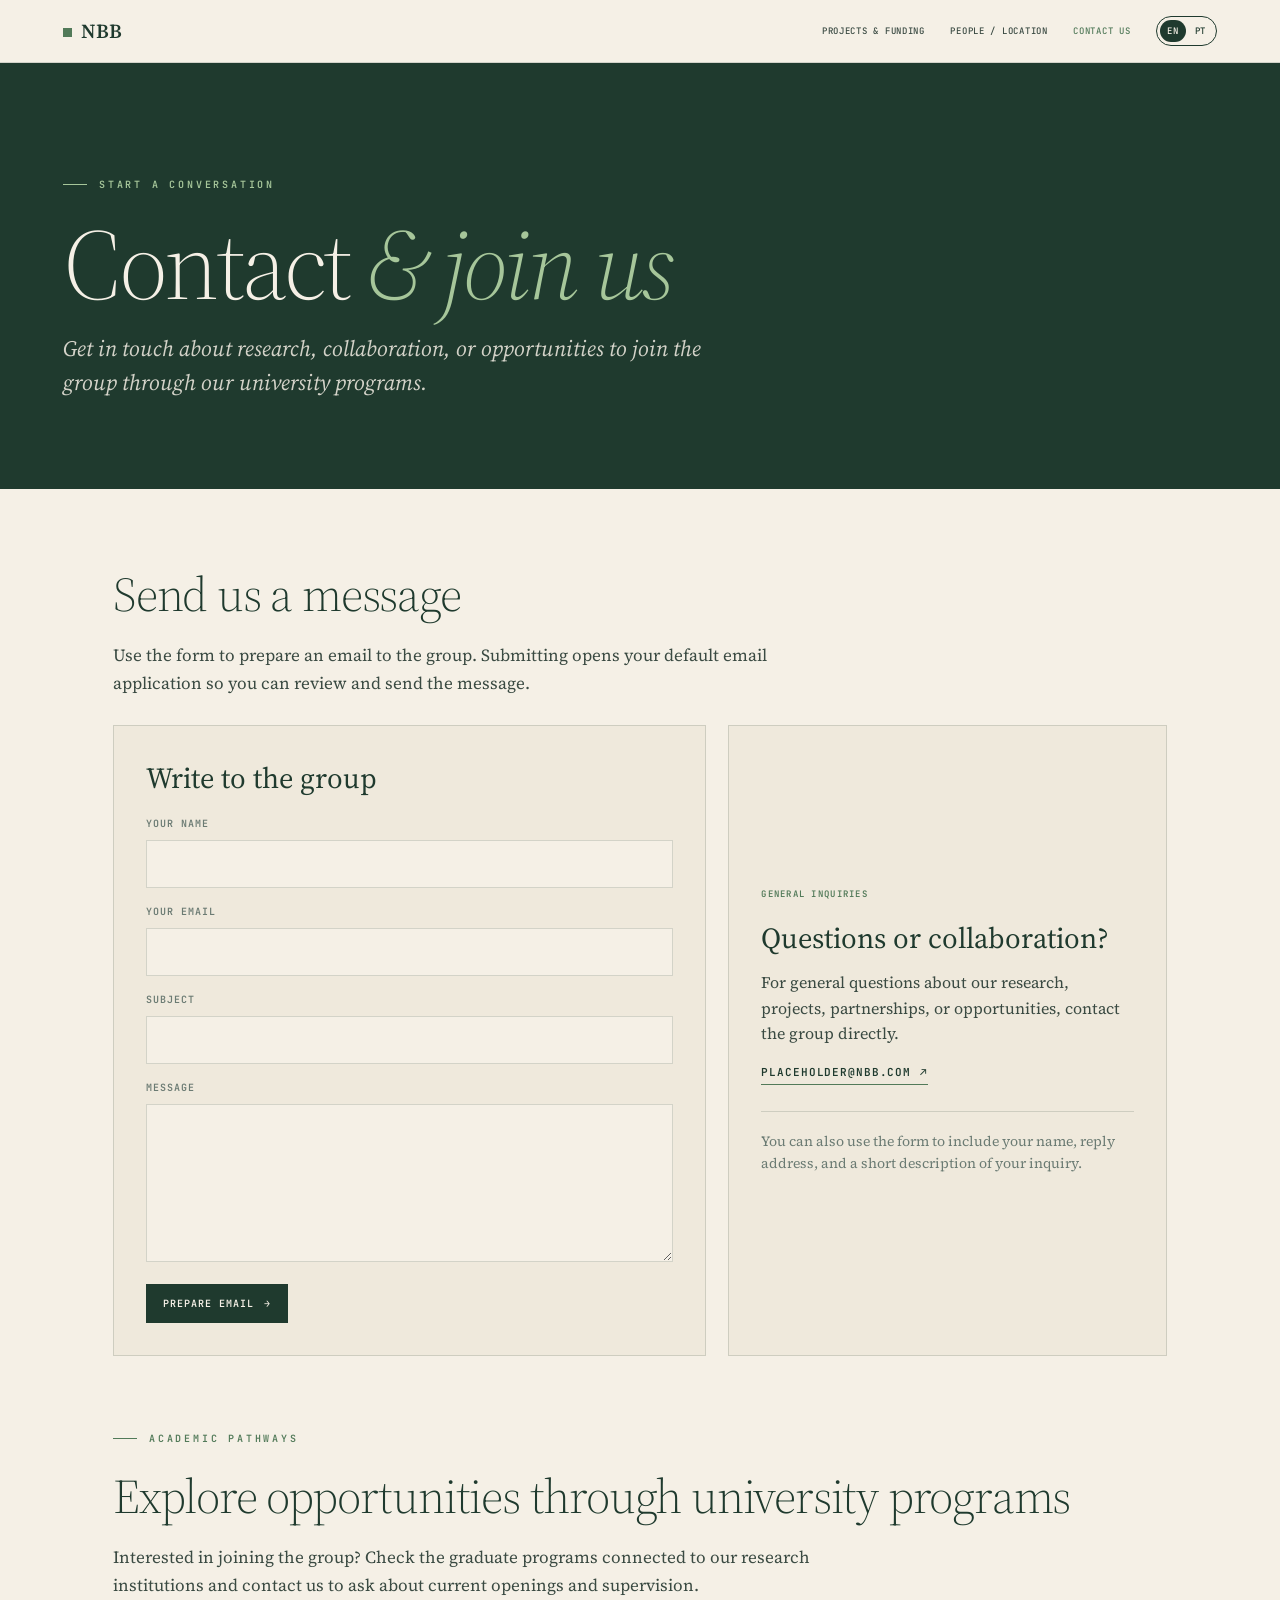
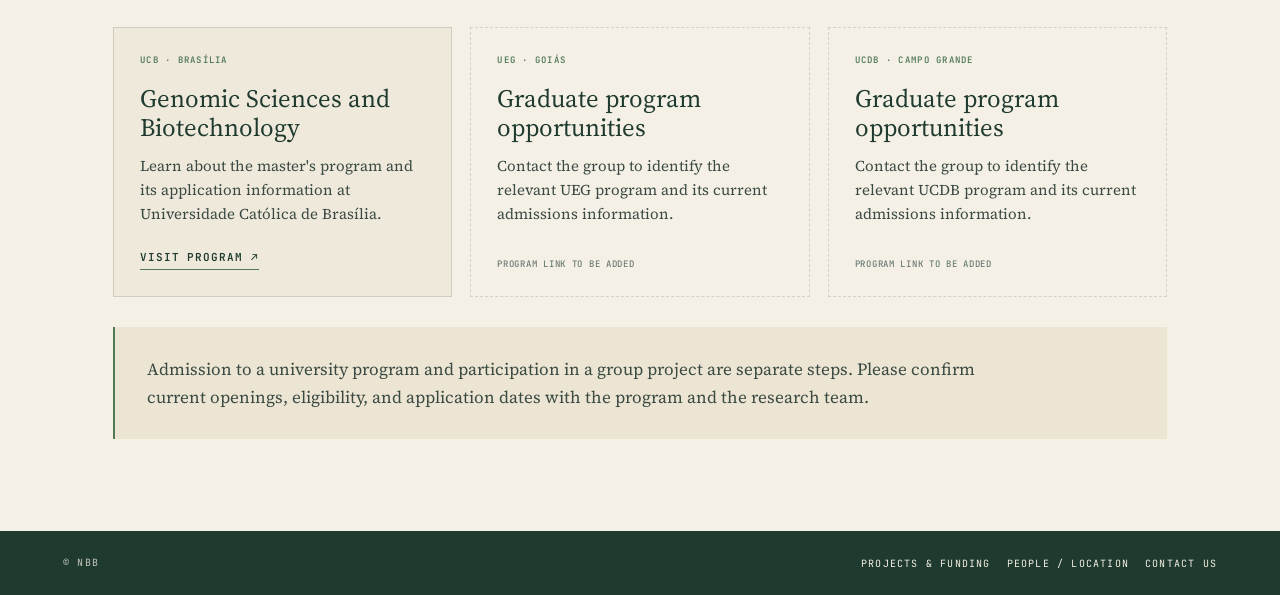
<file: contact.html>
<!DOCTYPE html>
<html lang="en">
<head>
  <meta charset="UTF-8">
  <meta name="viewport" content="width=device-width, initial-scale=1.0">
  <meta name="description" content="Contact Núcleo de Bioinsumos e Biodefensivos (Bioinsumos Grupo) about our work, partnerships and future opportunities.">
  <title>Contact &amp; Join Us | NBB</title>
  <link rel="preconnect" href="https://fonts.googleapis.com">
  <link rel="preconnect" href="https://fonts.gstatic.com" crossorigin>
  <link href="https://fonts.googleapis.com/css2?family=Source+Serif+4:ital,opsz,wght@0,8..60,300;0,8..60,400;0,8..60,500;0,8..60,600&family=JetBrains+Mono:wght@400;500;700&display=swap" rel="stylesheet">
  <link rel="stylesheet" href="site-pages.css">
</head>
<body>
<header class="site-header">
  <a class="brand" href="index.html" aria-label="NBB"><span class="mark"></span>NBB</a>
  <nav class="primary-nav" aria-label="Main navigation">
    <a href="projects.html">Projects &amp; Funding</a>
    <a href="people.html">People / Location</a>
    <a href="contact.html" aria-current="page">Contact Us</a>
    <a class="nav-language" href="PT/contact.html" lang="pt-BR" hreflang="pt-BR" aria-label="Switch language to Portuguese"><span class="language-option is-current">EN</span><span class="language-option" lang="pt-BR">PT</span></a>
</nav>
</header>
<main class="page-main">
  <section class="page-hero">
    <div class="page-hero-inner">
      <div class="eyebrow">Start a conversation</div>
      <h1>Contact <em>&amp; join us</em></h1>
      <p>Get in touch about research, collaboration, or opportunities to join the group through our university programs.</p>
    </div>
  </section>
  <section class="page-content contact-page-content">
    <section class="contact-section" aria-labelledby="contact-email-heading">
      <h2 class="section-heading" id="contact-email-heading">Send us a message</h2>
      <p class="section-intro">Use the form to prepare an email to the group. Submitting opens your default email application so you can review and send the message.</p>
      <div class="contact-grid">
        <article class="contact-panel contact-form-panel">
          <h2>Write to the group</h2>
          <form action="mailto:placeholder@nbb.com" method="post" enctype="text/plain">
            <label for="contact-name">Your name</label>
            <input id="contact-name" name="Name" autocomplete="name" required>
            <label for="contact-email">Your email</label>
            <input id="contact-email" name="Email" type="email" autocomplete="email" required>
            <label for="contact-subject">Subject</label>
            <input id="contact-subject" name="Subject" required>
            <label for="contact-message">Message</label>
            <textarea id="contact-message" name="Message" rows="6" required></textarea>
            <button class="contact-submit" type="submit">Prepare email <span aria-hidden="true">&rarr;</span></button>
          </form>
        </article>
        <article class="contact-panel contact-general-panel">
          <span class="card-kicker">General inquiries</span>
          <h2>Questions or collaboration?</h2>
          <p>For general questions about our research, projects, partnerships, or opportunities, contact the group directly.</p>
          <a class="contact-link" href="mailto:placeholder@nbb.com">placeholder@nbb.com <span aria-hidden="true">&nearr;</span></a>
          <p class="contact-note">You can also use the form to include your name, reply address, and a short description of your inquiry.</p>
        </article>
      </div>
    </section>

    <section class="contact-section program-opportunities" aria-labelledby="programs-heading">
      <div class="eyebrow">Academic pathways</div>
      <h2 class="section-heading" id="programs-heading">Explore opportunities through university programs</h2>
      <p class="section-intro">Interested in joining the group? Check the graduate programs connected to our research institutions and contact us to ask about current openings and supervision.</p>
      <div class="program-card-grid">
        <article class="program-card">
          <span class="card-kicker">UCB · Brasília</span>
          <h3>Genomic Sciences and Biotechnology</h3>
          <p>Learn about the master's program and its application information at Universidade Católica de Brasília.</p>
          <a class="contact-link" href="https://www.catolica.edu.br/pos-stricto/mestrado-em-ciencias-genomicas-e-biotecnologia-ucb" target="_blank" rel="noopener noreferrer">Visit program <span aria-hidden="true">&nearr;</span></a>
        </article>
        <article class="program-card program-card-pending">
          <span class="card-kicker">UEG · Goiás</span>
          <h3>Graduate program opportunities</h3>
          <p>Contact the group to identify the relevant UEG program and its current admissions information.</p>
          <span class="program-link-pending">Program link to be added</span>
        </article>
        <article class="program-card program-card-pending">
          <span class="card-kicker">UCDB · Campo Grande</span>
          <h3>Graduate program opportunities</h3>
          <p>Contact the group to identify the relevant UCDB program and its current admissions information.</p>
          <span class="program-link-pending">Program link to be added</span>
        </article>
      </div>
      <aside class="callout"><p>Admission to a university program and participation in a group project are separate steps. Please confirm current openings, eligibility, and application dates with the program and the research team.</p></aside>
    </section>
  </section>
</main>
<footer class="site-footer">
  <p>&copy; NBB</p>
  <nav class="site-footer-links" aria-label="Footer navigation">
    <a href="projects.html">Projects &amp; Funding</a>
    <a href="people.html">People / Location</a>
    <a href="contact.html">Contact Us</a>
  </nav>
</footer>
</body>
</html>
</file>
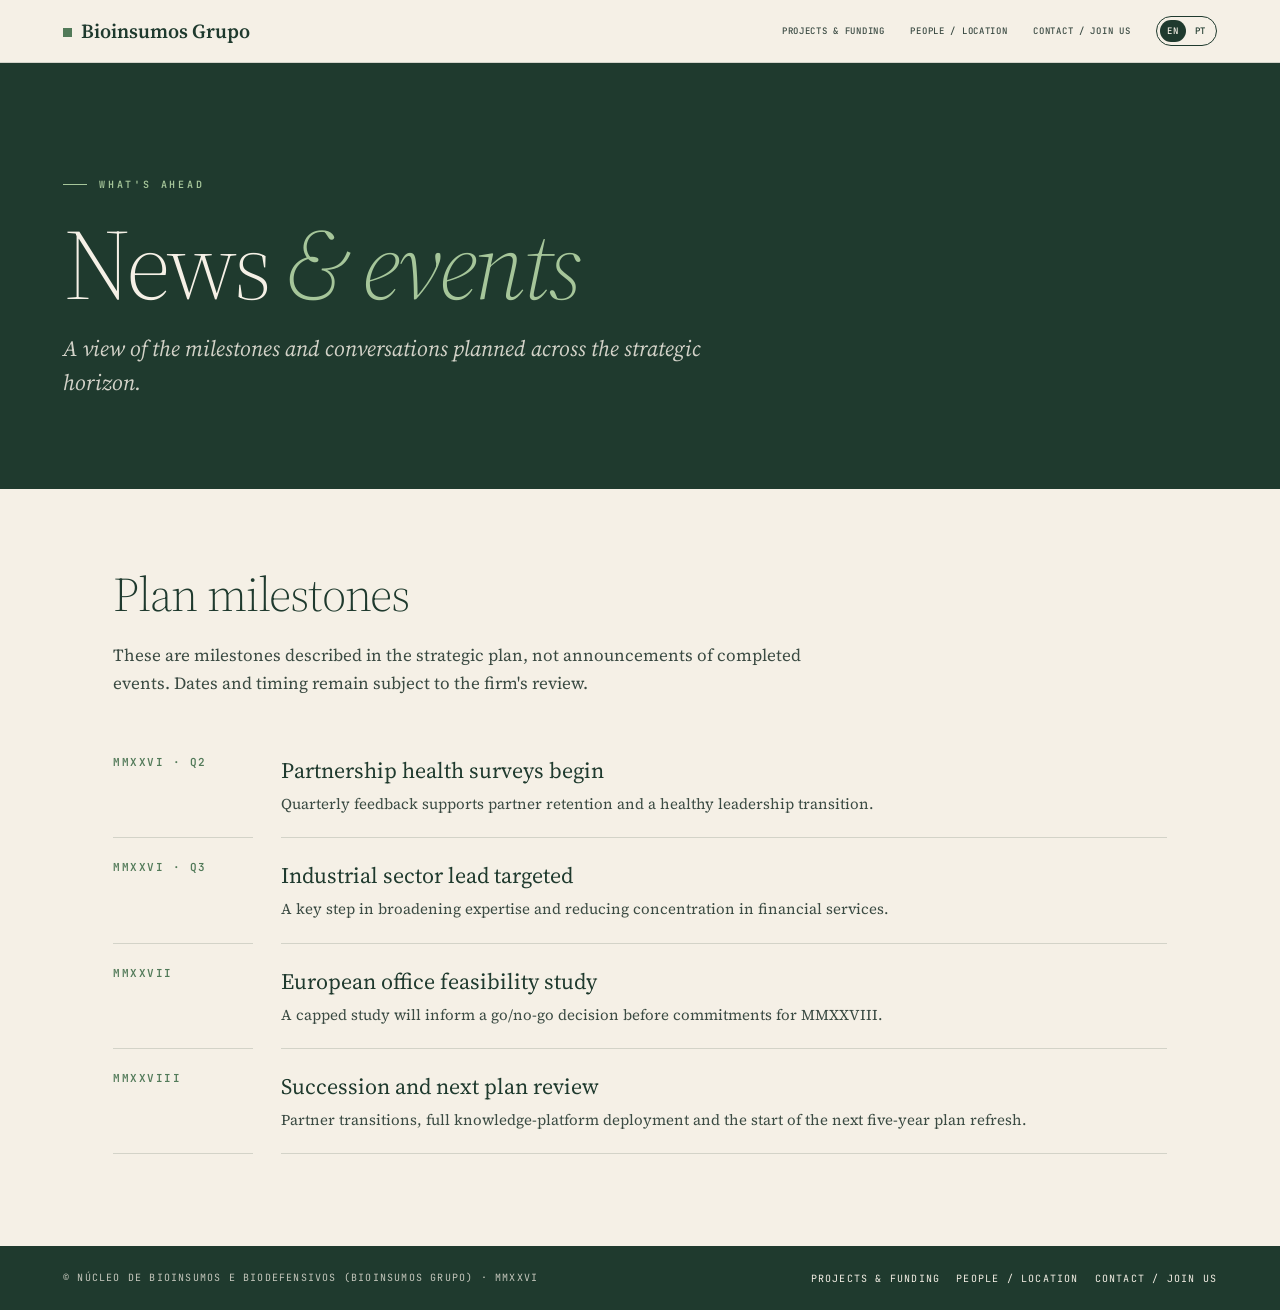
<file: news.html>
<!DOCTYPE html>
<html lang="en">
<head>
  <meta charset="UTF-8">
  <meta name="viewport" content="width=device-width, initial-scale=1.0">
  <meta name="description" content="Key planned milestones and events from Núcleo de Bioinsumos e Biodefensivos (Bioinsumos Grupo)'s strategic plan.">
  <title>News &amp; Events | Núcleo de Bioinsumos e Biodefensivos (Bioinsumos Grupo)</title>
  <link rel="preconnect" href="https://fonts.googleapis.com">
  <link rel="preconnect" href="https://fonts.gstatic.com" crossorigin>
  <link href="https://fonts.googleapis.com/css2?family=Source+Serif+4:ital,opsz,wght@0,8..60,300;0,8..60,400;0,8..60,500;0,8..60,600&family=JetBrains+Mono:wght@400;500;700&display=swap" rel="stylesheet">
  <link rel="stylesheet" href="site-pages.css">
</head>
<body>
<header class="site-header">
  <a class="brand" href="index.html" aria-label="Núcleo de Bioinsumos e Biodefensivos (Bioinsumos Grupo)"><span class="mark"></span>Bioinsumos Grupo</a>
  <nav class="primary-nav" aria-label="Main navigation">
    <a href="projects.html">Projects &amp; Funding</a>
    <a href="people.html">People / Location</a>
    <a href="contact.html">Contact / Join Us</a>
    <a class="nav-language" href="PT/news.html" lang="pt-BR" hreflang="pt-BR" aria-label="Switch language to Portuguese"><span class="language-option is-current">EN</span><span class="language-option" lang="pt-BR">PT</span></a>
</nav>
</header>
<main class="page-main">
  <section class="page-hero">
    <div class="page-hero-inner">
      <div class="eyebrow">What's ahead</div>
      <h1>News <em>&amp; events</em></h1>
      <p>A view of the milestones and conversations planned across the strategic horizon.</p>
    </div>
  </section>
  <section class="page-content">
    <h2 class="section-heading">Plan milestones</h2>
    <p class="section-intro">These are milestones described in the strategic plan, not announcements of completed events. Dates and timing remain subject to the firm's review.</p>
    <div class="timeline">
      <article class="timeline-item">
        <div class="timeline-date">MMXXVI · Q2</div>
        <div class="timeline-detail">
          <h3>Partnership health surveys begin</h3>
          <p>Quarterly feedback supports partner retention and a healthy leadership transition.</p>
        </div>
      </article>
      <article class="timeline-item">
        <div class="timeline-date">MMXXVI · Q3</div>
        <div class="timeline-detail">
          <h3>Industrial sector lead targeted</h3>
          <p>A key step in broadening expertise and reducing concentration in financial services.</p>
        </div>
      </article>
      <article class="timeline-item">
        <div class="timeline-date">MMXXVII</div>
        <div class="timeline-detail">
          <h3>European office feasibility study</h3>
          <p>A capped study will inform a go/no-go decision before commitments for MMXXVIII.</p>
        </div>
      </article>
      <article class="timeline-item">
        <div class="timeline-date">MMXXVIII</div>
        <div class="timeline-detail">
          <h3>Succession and next plan review</h3>
          <p>Partner transitions, full knowledge-platform deployment and the start of the next five-year plan refresh.</p>
        </div>
      </article>
    </div>
  </section>
</main>
<footer class="site-footer">
  <p>&copy; Núcleo de Bioinsumos e Biodefensivos (Bioinsumos Grupo) · MMXXVI</p>
  <nav class="site-footer-links" aria-label="Footer navigation">
    <a href="projects.html">Projects &amp; Funding</a>
    <a href="people.html">People / Location</a>
    <a href="contact.html">Contact / Join Us</a>
  </nav>
</footer>
</body>
</html>
</file>
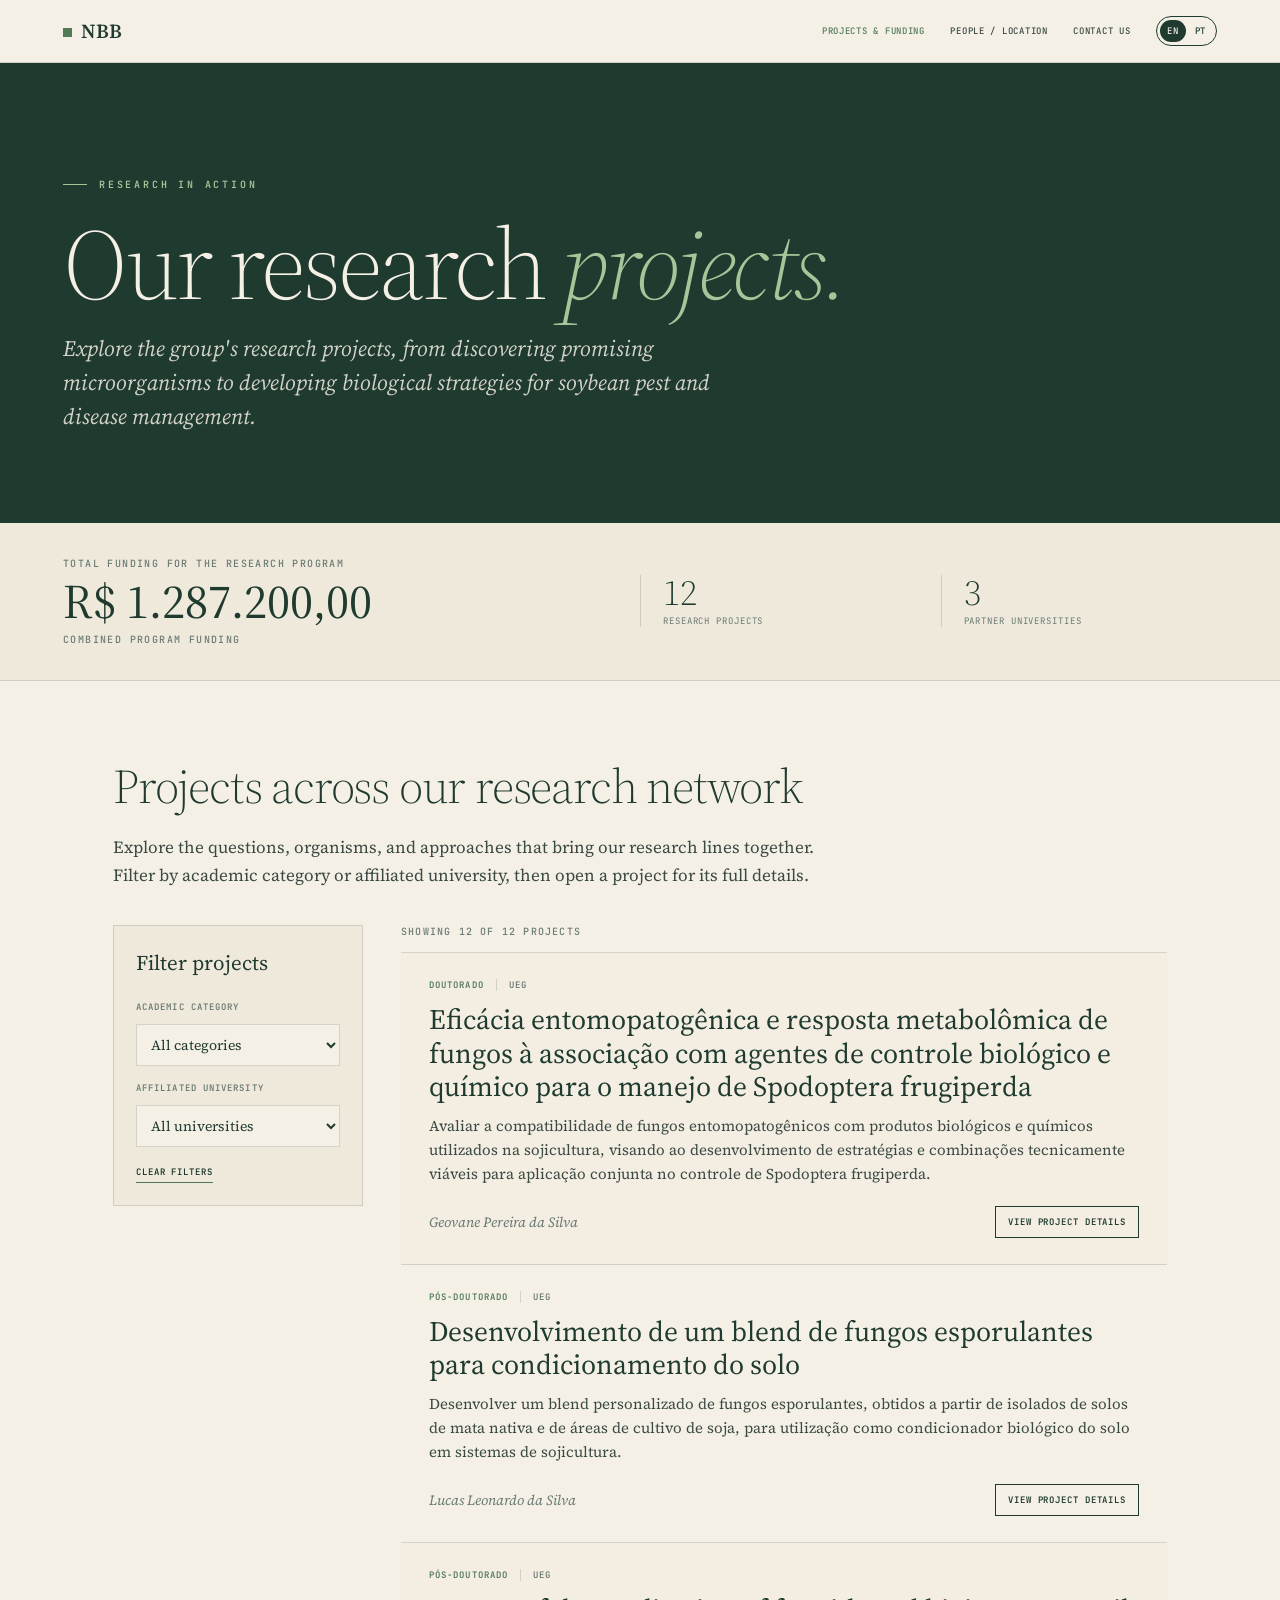
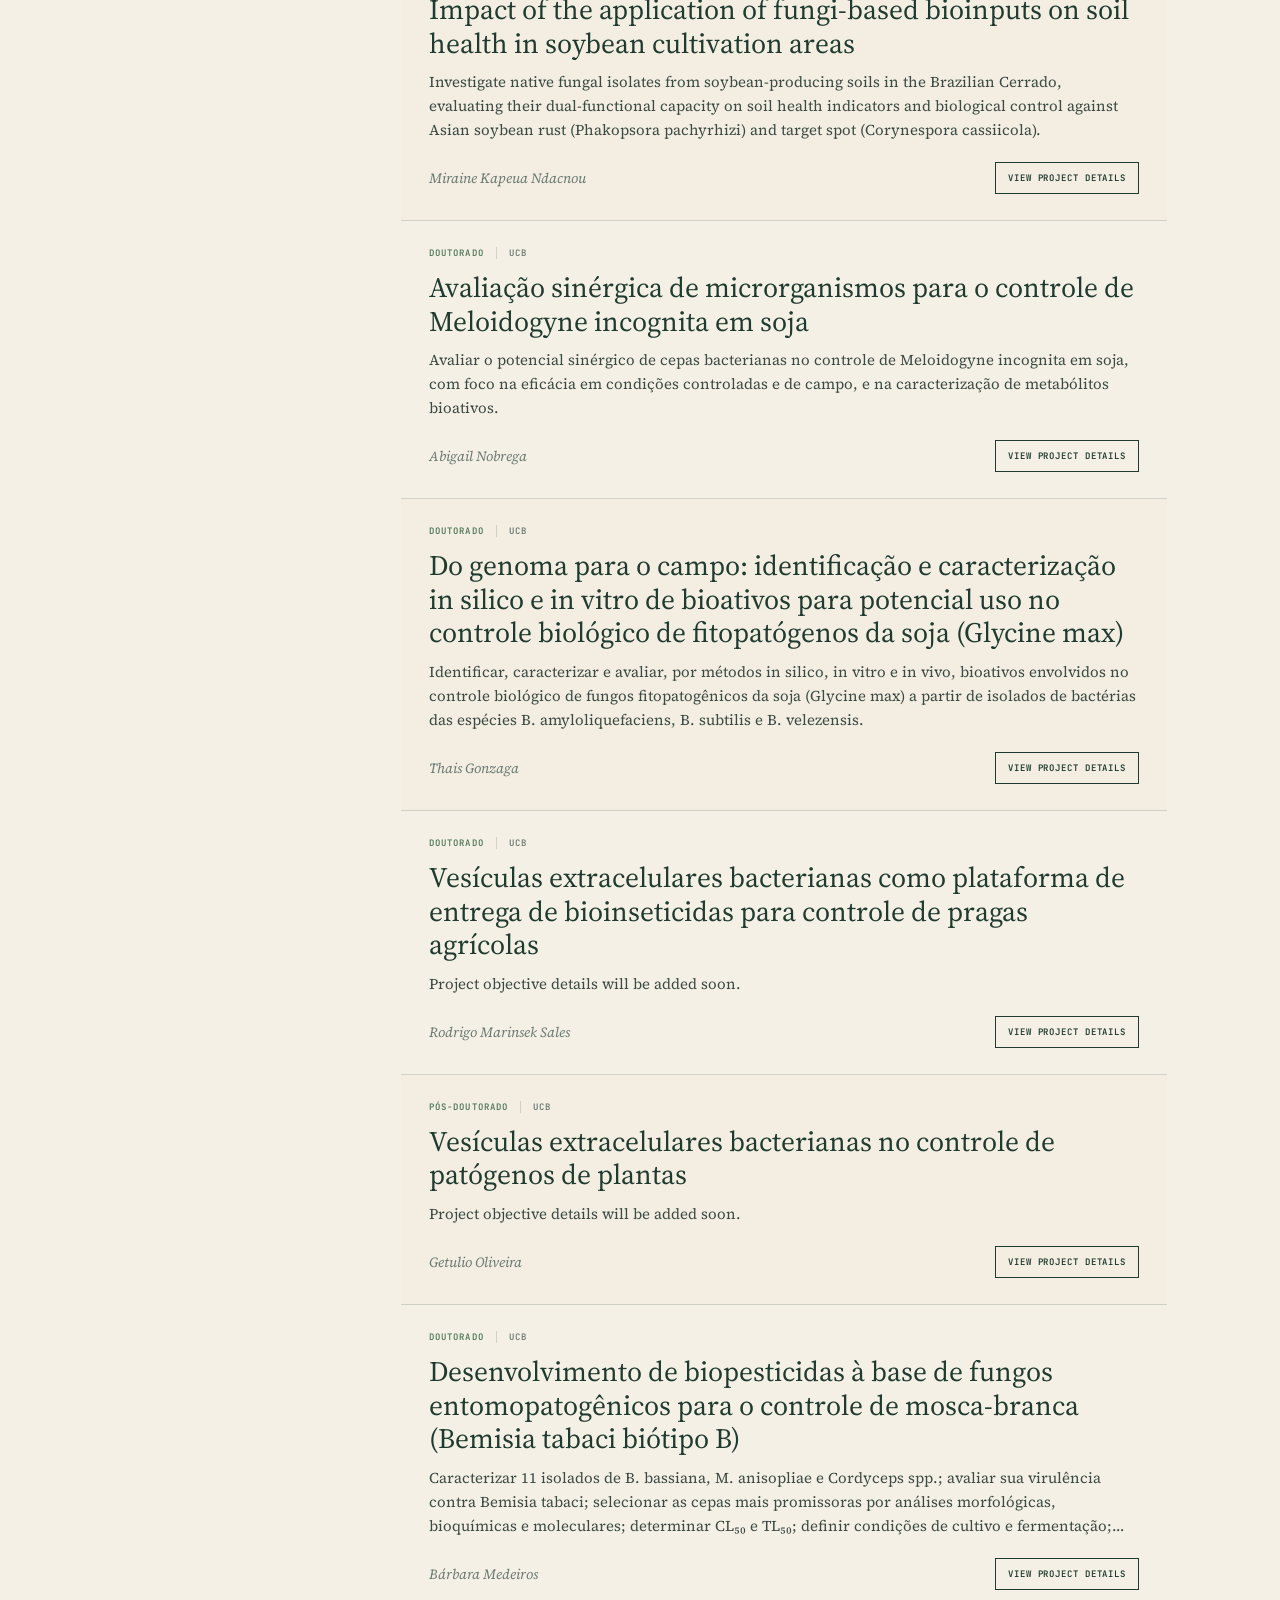
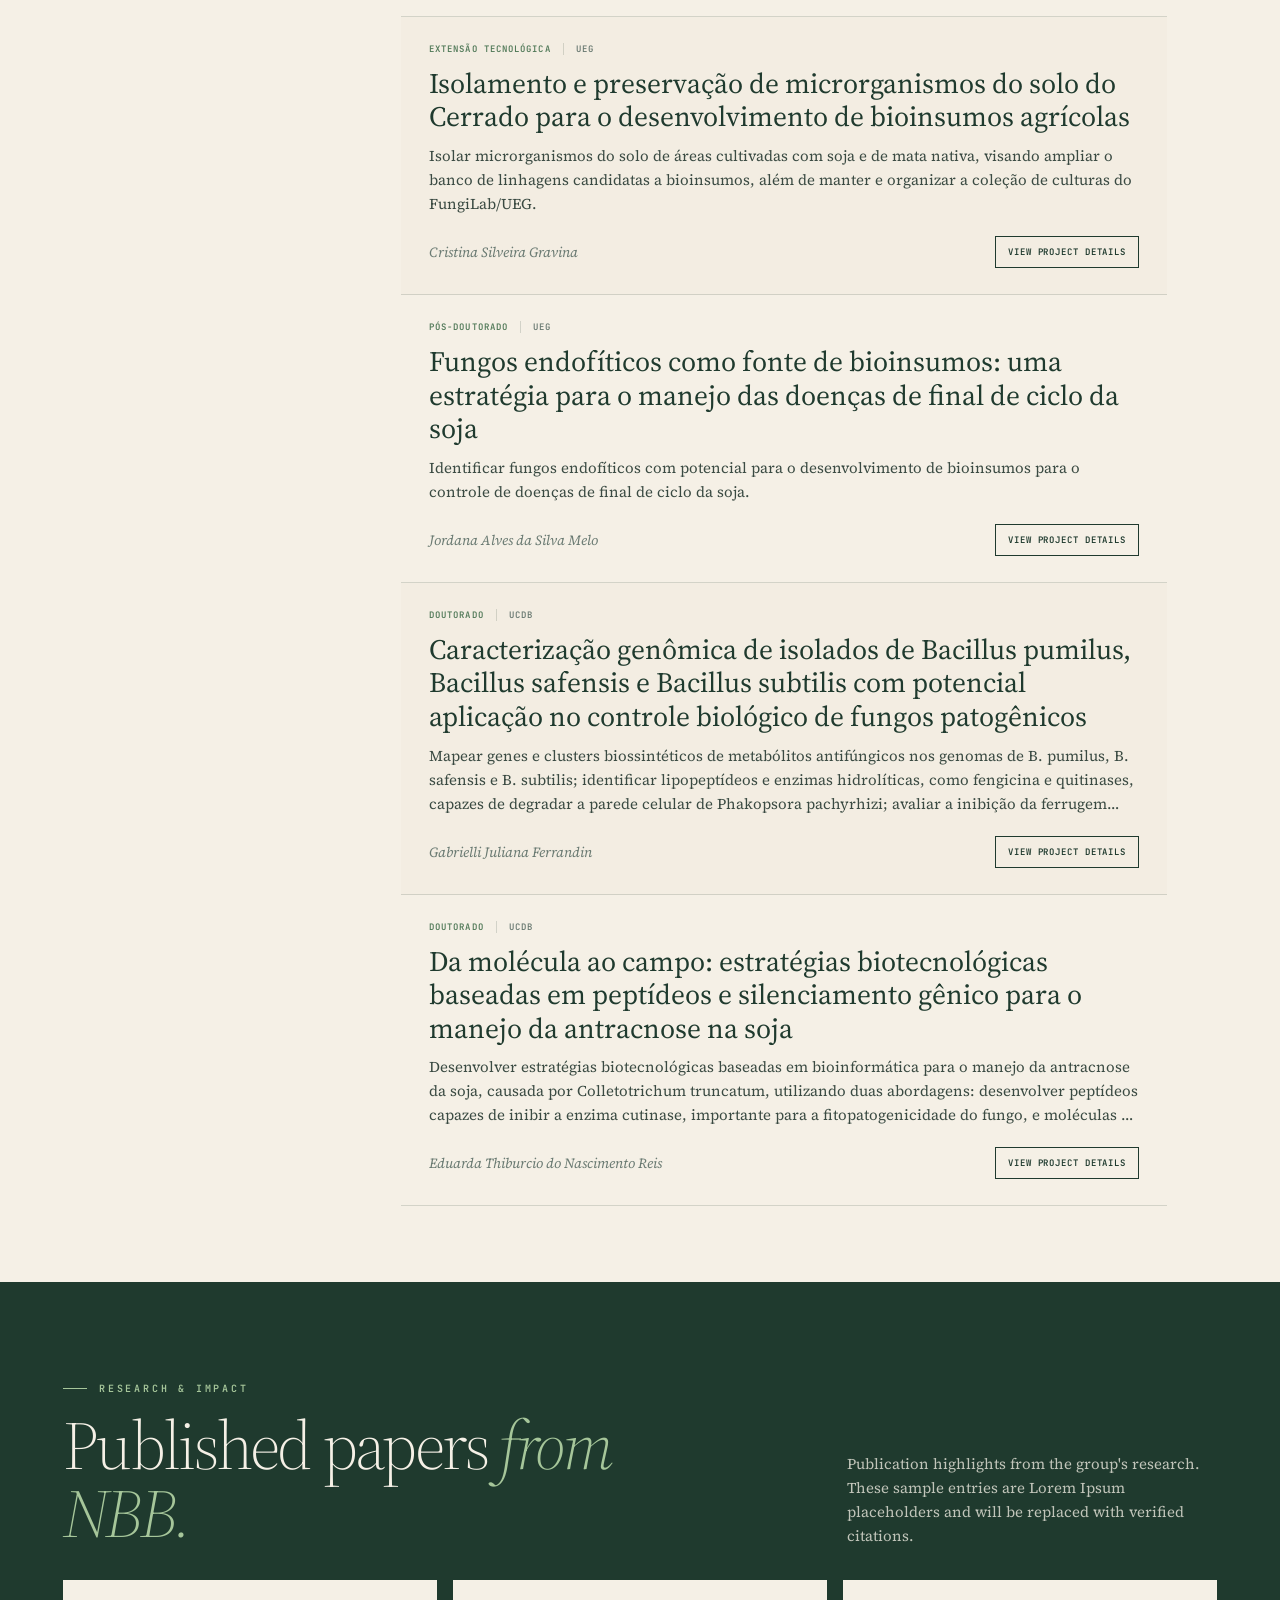
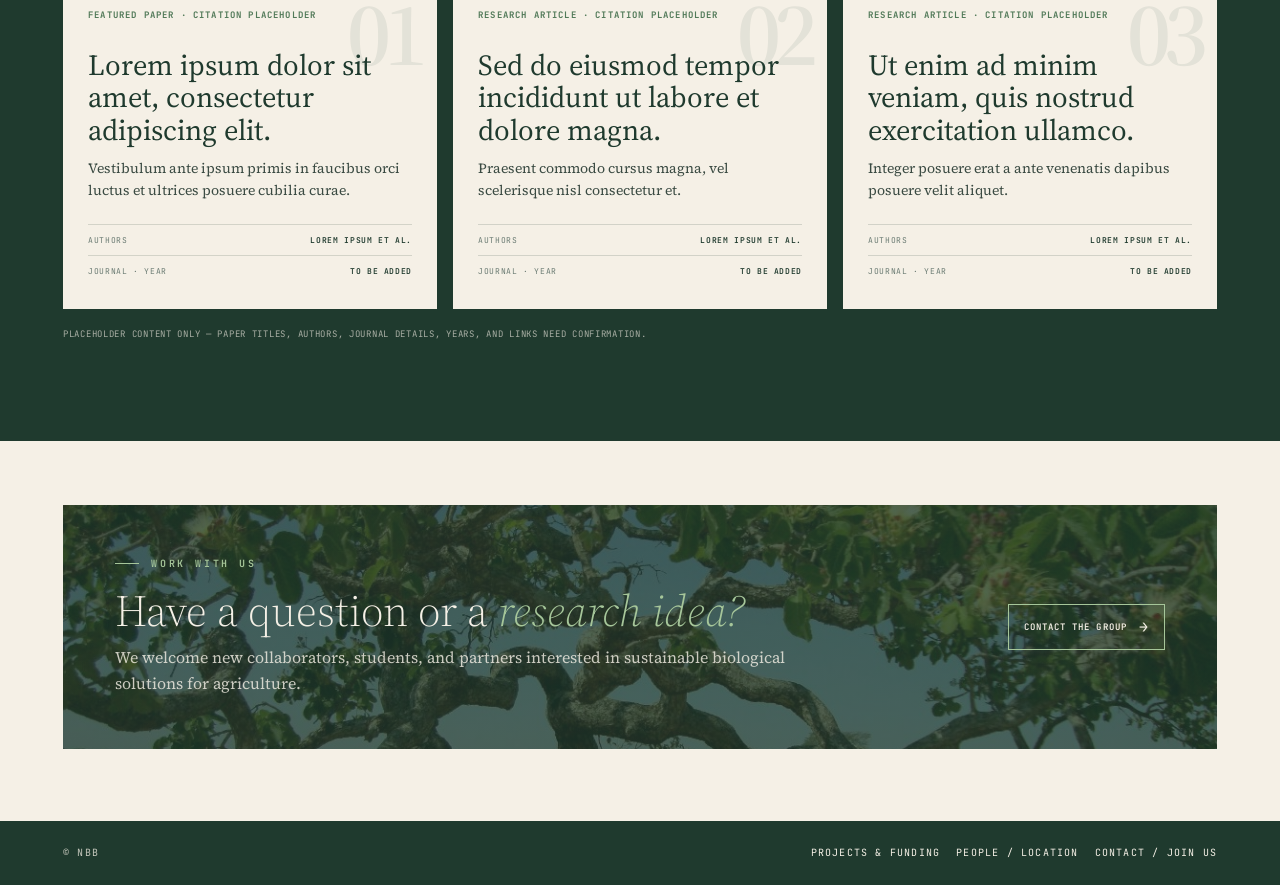
<file: projects.html>
<!DOCTYPE html>
<html lang="en">
<head>
  <meta charset="UTF-8">
  <meta name="viewport" content="width=device-width, initial-scale=1.0">
  <meta name="description" content="Explore the academic research projects of Núcleo de Bioinsumos e Biodefensivos, including project goals, student categories, supervisors, target species and partner universities.">
  <title>Research Projects | NBB</title>
  <link rel="preconnect" href="https://fonts.googleapis.com">
  <link rel="preconnect" href="https://fonts.gstatic.com" crossorigin>
  <link href="https://fonts.googleapis.com/css2?family=Source+Serif+4:ital,opsz,wght@0,8..60,300;0,8..60,400;0,8..60,500;0,8..60,600&family=JetBrains+Mono:wght@400;500;700&display=swap" rel="stylesheet">
  <link rel="stylesheet" href="site-pages.css">
</head>
<body>
<header class="site-header">
  <a class="brand" href="index.html" aria-label="NBB"><span class="mark"></span>NBB</a>
  <nav class="primary-nav" aria-label="Main navigation">
    <a href="projects.html" aria-current="page">Projects &amp; Funding</a>
    <a href="people.html">People / Location</a>
    <a href="contact.html">Contact Us</a>
    <a class="nav-language" href="PT/projects.html" lang="pt-BR" hreflang="pt-BR" aria-label="Switch language to Portuguese"><span class="language-option is-current">EN</span><span class="language-option" lang="pt-BR">PT</span></a>
</nav>
</header>
<main class="page-main">
  <section class="page-hero">
    <div class="page-hero-inner">
      <div class="eyebrow">Research in action</div>
      <h1>Our research <em>projects.</em></h1>
      <p>Explore the group's research projects, from discovering promising microorganisms to developing biological strategies for soybean pest and disease management.</p>
    </div>
  </section>

  <section class="funding-overview" aria-label="Research program overview">
    <div class="funding-overview-inner">
      <div class="funding-total">
        <span class="funding-label">Total funding for the research program</span>
        <strong>R$ 1.287.200,00</strong>
        <span class="funding-note">Combined program funding</span>
      </div>
      <div class="program-stat">
        <strong>12</strong>
        <span>research projects</span>
      </div>
      <div class="program-stat">
        <strong>3</strong>
        <span>partner universities</span>
      </div>
    </div>
  </section>

  <section class="page-content projects-section" aria-labelledby="projects-heading">
    <h2 class="section-heading" id="projects-heading">Projects across our research network</h2>
    <p class="section-intro">Explore the questions, organisms, and approaches that bring our research lines together. Filter by academic category or affiliated university, then open a project for its full details.</p>
    <div class="projects-layout">
      <aside class="project-filters" aria-labelledby="project-filters-heading">
        <h3 id="project-filters-heading">Filter projects</h3>
        <label for="category-filter">Academic category</label>
        <select id="category-filter">
          <option value="">All categories</option>
        </select>
        <label for="university-filter">Affiliated university</label>
        <select id="university-filter">
          <option value="">All universities</option>
        </select>
        <button class="filter-reset" id="reset-project-filters" type="button">Clear filters</button>
      </aside>
      <div class="projects-results">
        <p class="project-results-count" id="project-results-count" aria-live="polite"></p>
        <div class="project-list" id="project-list" aria-label="Research projects"></div>
        <p class="project-empty" id="project-empty" hidden>No projects match these filters. Try another category or university.</p>
      </div>
    </div>
  </section>

  <section class="published-papers" aria-labelledby="published-papers-heading">
    <div class="published-papers-inner">
      <div class="published-papers-heading">
        <div>
          <div class="eyebrow">Research &amp; impact</div>
          <h2 id="published-papers-heading">Published papers <em>from NBB.</em></h2>
        </div>
        <p>Publication highlights from the group's research. These sample entries are Lorem Ipsum placeholders and will be replaced with verified citations.</p>
      </div>
      <div class="paper-grid">
        <article class="paper-card">
          <span class="paper-number" aria-hidden="true">01</span>
          <span class="paper-kicker">Featured paper · Citation placeholder</span>
          <h3>Lorem ipsum dolor sit amet, consectetur adipiscing elit.</h3>
          <p>Vestibulum ante ipsum primis in faucibus orci luctus et ultrices posuere cubilia curae.</p>
          <div class="paper-meta"><span>Authors</span><strong>Lorem ipsum et al.</strong></div>
          <div class="paper-meta"><span>Journal · Year</span><strong>To be added</strong></div>
        </article>
        <article class="paper-card">
          <span class="paper-number" aria-hidden="true">02</span>
          <span class="paper-kicker">Research article · Citation placeholder</span>
          <h3>Sed do eiusmod tempor incididunt ut labore et dolore magna.</h3>
          <p>Praesent commodo cursus magna, vel scelerisque nisl consectetur et.</p>
          <div class="paper-meta"><span>Authors</span><strong>Lorem ipsum et al.</strong></div>
          <div class="paper-meta"><span>Journal · Year</span><strong>To be added</strong></div>
        </article>
        <article class="paper-card">
          <span class="paper-number" aria-hidden="true">03</span>
          <span class="paper-kicker">Research article · Citation placeholder</span>
          <h3>Ut enim ad minim veniam, quis nostrud exercitation ullamco.</h3>
          <p>Integer posuere erat a ante venenatis dapibus posuere velit aliquet.</p>
          <div class="paper-meta"><span>Authors</span><strong>Lorem ipsum et al.</strong></div>
          <div class="paper-meta"><span>Journal · Year</span><strong>To be added</strong></div>
        </article>
      </div>
      <p class="papers-note">Placeholder content only — paper titles, authors, journal details, years, and links need confirmation.</p>
    </div>
  </section>

  <section class="projects-cta" aria-labelledby="projects-cta-heading">
    <div class="projects-cta-inner">
      <div>
        <div class="eyebrow">Work with us</div>
        <h2 id="projects-cta-heading">Have a question or a <em>research idea?</em></h2>
        <p>We welcome new collaborators, students, and partners interested in sustainable biological solutions for agriculture.</p>
      </div>
      <a class="projects-cta-link" href="contact.html">Contact the group <span aria-hidden="true">&rarr;</span></a>
    </div>
  </section>

  <dialog class="project-dialog" id="project-dialog" aria-labelledby="project-dialog-title">
    <div class="project-dialog-header">
      <span class="project-dialog-kicker" id="project-dialog-kicker"></span>
      <button class="project-dialog-close" type="button" aria-label="Close project details">&times;</button>
    </div>
    <h2 id="project-dialog-title"></h2>
    <p class="project-dialog-student" id="project-dialog-student"></p>
    <dl class="project-details" id="project-dialog-details"></dl>
  </dialog>
</main>

<footer class="site-footer">
  <p>&copy; NBB</p>
  <nav class="site-footer-links" aria-label="Footer navigation">
    <a href="projects.html">Projects &amp; Funding</a>
    <a href="people.html">People / Location</a>
    <a href="contact.html">Contact / Join Us</a>
  </nav>
</footer>

<script src="projects-page.js" defer></script>
</body>
</html>
</file>
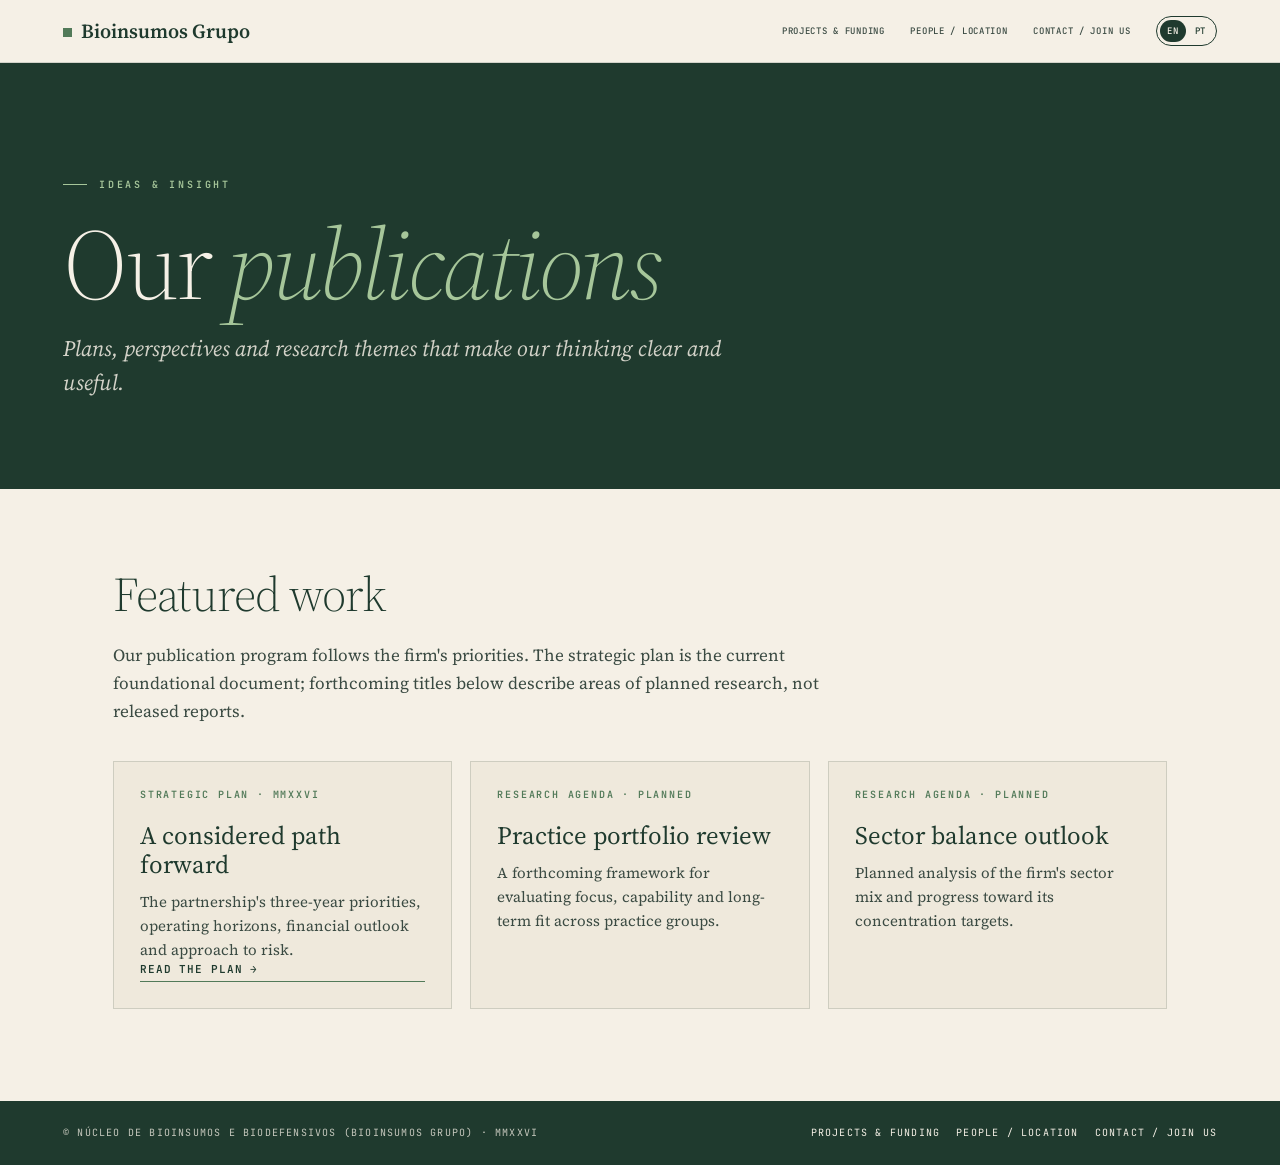
<file: publications.html>
<!DOCTYPE html>
<html lang="en">
<head>
  <meta charset="UTF-8">
  <meta name="viewport" content="width=device-width, initial-scale=1.0">
  <meta name="description" content="Strategic plans, organizational perspectives and research themes from Núcleo de Bioinsumos e Biodefensivos (Bioinsumos Grupo).">
  <title>Publications | Núcleo de Bioinsumos e Biodefensivos (Bioinsumos Grupo)</title>
  <link rel="preconnect" href="https://fonts.googleapis.com">
  <link rel="preconnect" href="https://fonts.gstatic.com" crossorigin>
  <link href="https://fonts.googleapis.com/css2?family=Source+Serif+4:ital,opsz,wght@0,8..60,300;0,8..60,400;0,8..60,500;0,8..60,600&family=JetBrains+Mono:wght@400;500;700&display=swap" rel="stylesheet">
  <link rel="stylesheet" href="site-pages.css">
</head>
<body>
<header class="site-header">
  <a class="brand" href="index.html" aria-label="Núcleo de Bioinsumos e Biodefensivos (Bioinsumos Grupo)"><span class="mark"></span>Bioinsumos Grupo</a>
  <nav class="primary-nav" aria-label="Main navigation">
    <a href="projects.html">Projects &amp; Funding</a>
    <a href="people.html">People / Location</a>
    <a href="contact.html">Contact / Join Us</a>
    <a class="nav-language" href="PT/publications.html" lang="pt-BR" hreflang="pt-BR" aria-label="Switch language to Portuguese"><span class="language-option is-current">EN</span><span class="language-option" lang="pt-BR">PT</span></a>
</nav>
</header>
<main class="page-main">
  <section class="page-hero">
    <div class="page-hero-inner">
      <div class="eyebrow">Ideas &amp; insight</div>
      <h1>Our <em>publications</em></h1>
      <p>Plans, perspectives and research themes that make our thinking clear and useful.</p>
    </div>
  </section>
  <section class="page-content">
    <h2 class="section-heading">Featured work</h2>
    <p class="section-intro">Our publication program follows the firm's priorities. The strategic plan is the current foundational document; forthcoming titles below describe areas of planned research, not released reports.</p>
    <div class="card-grid">
      <article class="info-card">
        <span class="card-kicker">Strategic plan · MMXXVI</span>
        <h3>A considered path forward</h3>
        <p>The partnership's three-year priorities, operating horizons, financial outlook and approach to risk.</p>
        <a class="contact-link" href="index.html#summary">Read the plan →</a>
      </article>
      <article class="info-card">
        <span class="card-kicker">Research agenda · planned</span>
        <h3>Practice portfolio review</h3>
        <p>A forthcoming framework for evaluating focus, capability and long-term fit across practice groups.</p>
      </article>
      <article class="info-card">
        <span class="card-kicker">Research agenda · planned</span>
        <h3>Sector balance outlook</h3>
        <p>Planned analysis of the firm's sector mix and progress toward its concentration targets.</p>
      </article>
    </div>
  </section>
</main>
<footer class="site-footer">
  <p>&copy; Núcleo de Bioinsumos e Biodefensivos (Bioinsumos Grupo) · MMXXVI</p>
  <nav class="site-footer-links" aria-label="Footer navigation">
    <a href="projects.html">Projects &amp; Funding</a>
    <a href="people.html">People / Location</a>
    <a href="contact.html">Contact / Join Us</a>
  </nav>
</footer>
</body>
</html>
</file>
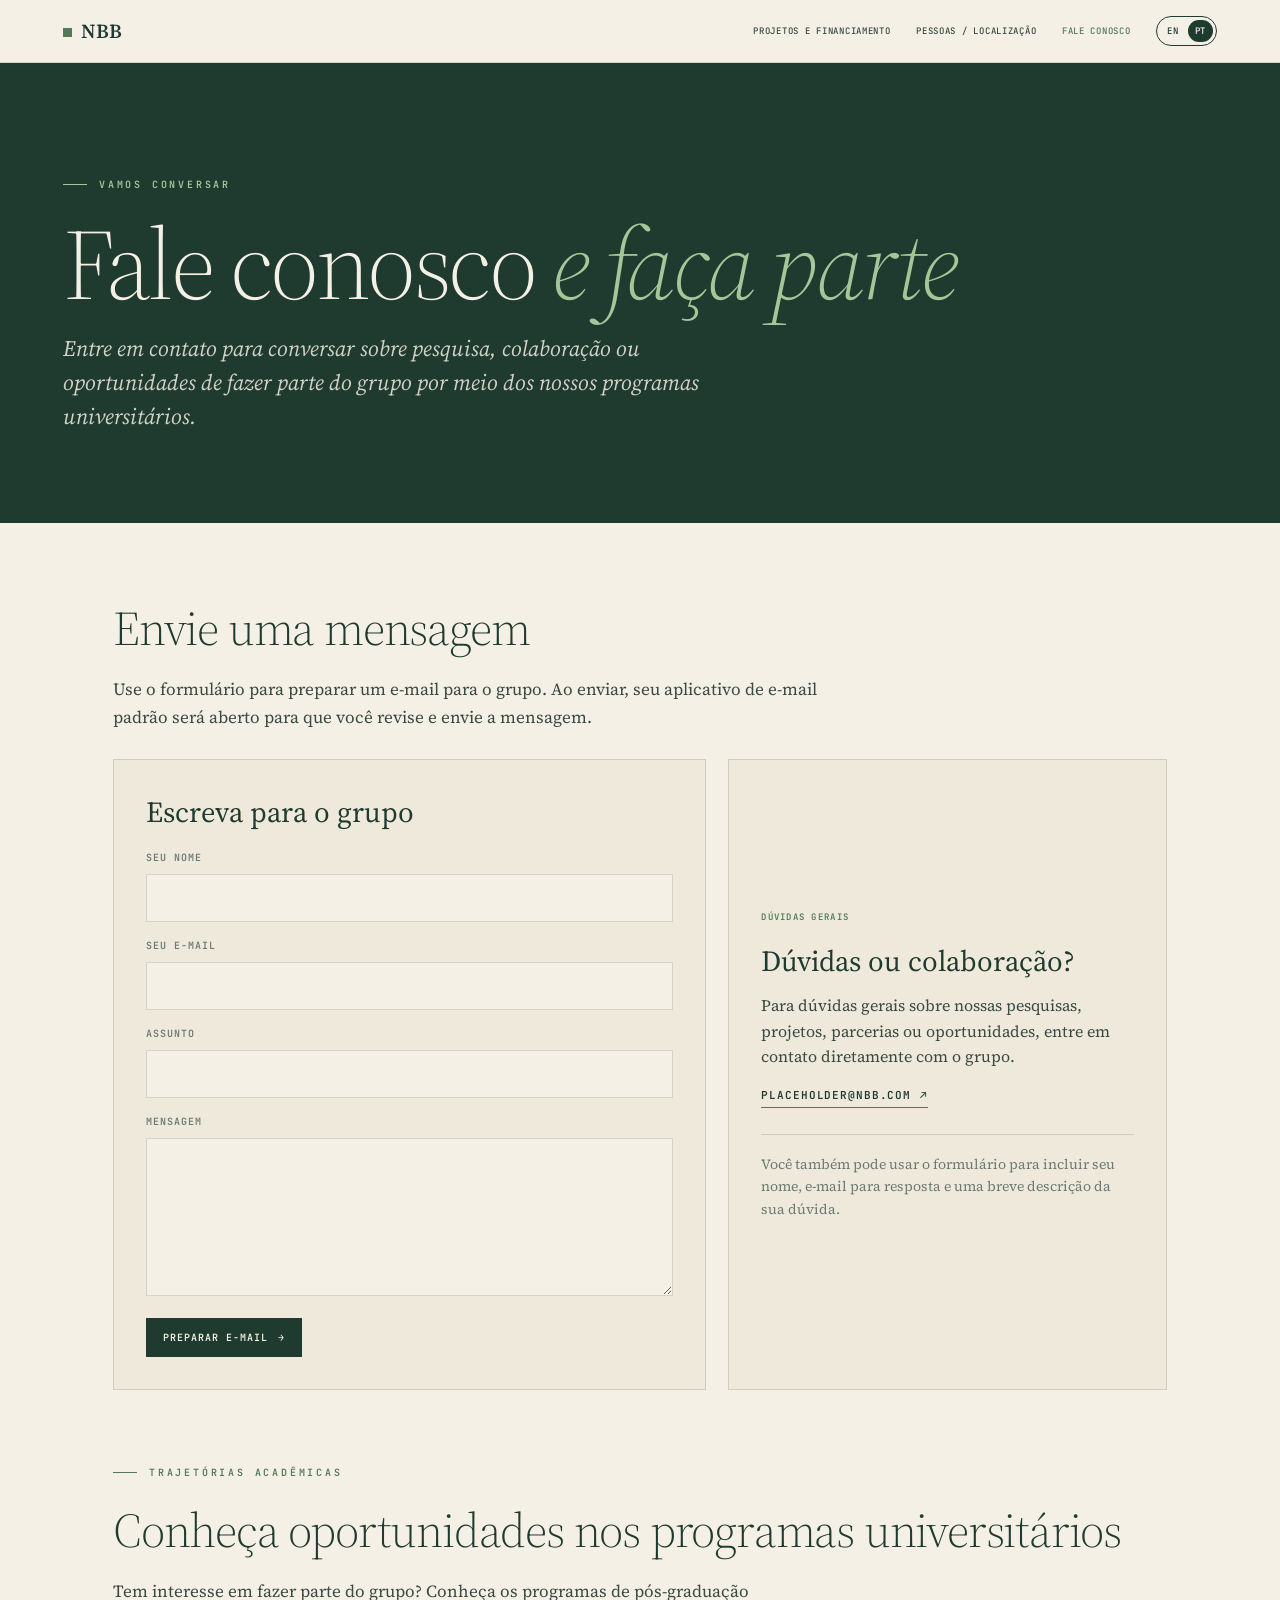
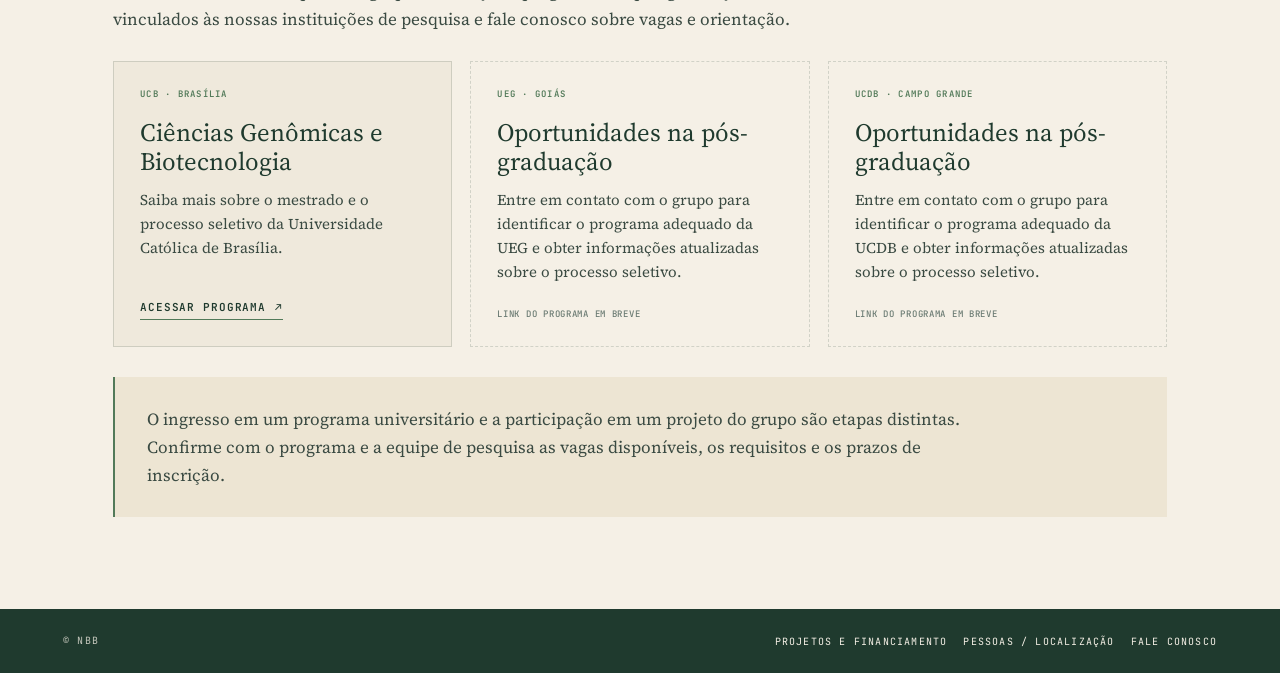
<file: PT/contact.html>
<!DOCTYPE html>
<html lang="pt-BR">
<head>
  <meta charset="UTF-8">
  <meta name="viewport" content="width=device-width, initial-scale=1.0">
  <meta name="description" content="Contact NBB">
  <title>Contact &amp; Join Us | NBB</title>
  <link rel="preconnect" href="https://fonts.googleapis.com">
  <link rel="preconnect" href="https://fonts.gstatic.com" crossorigin>
  <link href="https://fonts.googleapis.com/css2?family=Source+Serif+4:ital,opsz,wght@0,8..60,300;0,8..60,400;0,8..60,500;0,8..60,600&family=JetBrains+Mono:wght@400;500;700&display=swap" rel="stylesheet">
  <link rel="stylesheet" href="../site-pages.css">
</head>
<body>
<header class="site-header">
  <a class="brand" href="index.html" aria-label="NBB"><span class="mark"></span>NBB</a>
  <nav class="primary-nav" aria-label="Main navigation">
    <a href="projects.html">Projects &amp; Funding</a>
    <a href="people.html">People / Location</a>
    <a href="contact.html" aria-current="page">Contact Us</a>
    <a class="nav-language" href="../contact.html" lang="en" hreflang="en" aria-label="Mudar idioma para inglês"><span class="language-option" lang="en">EN</span><span class="language-option is-current">PT</span></a>
</nav>
</header>
<main class="page-main">
  <section class="page-hero">
    <div class="page-hero-inner">
      <div class="eyebrow">Start a conversation</div>
      <h1>Contact <em>&amp; join us</em></h1>
      <p>Get in touch about research, collaboration, or opportunities to join the group through our university programs.</p>
    </div>
  </section>
  <section class="page-content contact-page-content">
    <section class="contact-section" aria-labelledby="contact-email-heading">
      <h2 class="section-heading" id="contact-email-heading">Send us a message</h2>
      <p class="section-intro">Use the form to prepare an email to the group. Submitting opens your default email application so you can review and send the message.</p>
      <div class="contact-grid">
        <article class="contact-panel contact-form-panel">
          <h2>Write to the group</h2>
          <form action="mailto:placeholder@nbb.com" method="post" enctype="text/plain">
            <label for="contact-name">Your name</label>
            <input id="contact-name" name="Name" autocomplete="name" required>
            <label for="contact-email">Your email</label>
            <input id="contact-email" name="Email" type="email" autocomplete="email" required>
            <label for="contact-subject">Subject</label>
            <input id="contact-subject" name="Subject" required>
            <label for="contact-message">Message</label>
            <textarea id="contact-message" name="Message" rows="6" required></textarea>
            <button class="contact-submit" type="submit">Prepare email <span aria-hidden="true">&rarr;</span></button>
          </form>
        </article>
        <article class="contact-panel contact-general-panel">
          <span class="card-kicker">General inquiries</span>
          <h2>Questions or collaboration?</h2>
          <p>For general questions about our research, projects, partnerships, or opportunities, contact the group directly.</p>
          <a class="contact-link" href="mailto:placeholder@nbb.com">placeholder@nbb.com <span aria-hidden="true">&nearr;</span></a>
          <p class="contact-note">You can also use the form to include your name, reply address, and a short description of your inquiry.</p>
        </article>
      </div>
    </section>

    <section class="contact-section program-opportunities" aria-labelledby="programs-heading">
      <div class="eyebrow">Academic pathways</div>
      <h2 class="section-heading" id="programs-heading">Explore opportunities through university programs</h2>
      <p class="section-intro">Interested in joining the group? Check the graduate programs connected to our research institutions and contact us to ask about current openings and supervision.</p>
      <div class="program-card-grid">
        <article class="program-card">
          <span class="card-kicker">UCB · Brasília</span>
          <h3>Genomic Sciences and Biotechnology</h3>
          <p>Learn about the master's program and its application information at Universidade Católica de Brasília.</p>
          <a class="contact-link" href="https://www.catolica.edu.br/pos-stricto/mestrado-em-ciencias-genomicas-e-biotecnologia-ucb" target="_blank" rel="noopener noreferrer">Visit program <span aria-hidden="true">&nearr;</span></a>
        </article>
        <article class="program-card program-card-pending">
          <span class="card-kicker">UEG · Goiás</span>
          <h3>Graduate program opportunities</h3>
          <p>Contact the group to identify the relevant UEG program and its current admissions information.</p>
          <span class="program-link-pending">Program link to be added</span>
        </article>
        <article class="program-card program-card-pending">
          <span class="card-kicker">UCDB · Campo Grande</span>
          <h3>Graduate program opportunities</h3>
          <p>Contact the group to identify the relevant UCDB program and its current admissions information.</p>
          <span class="program-link-pending">Program link to be added</span>
        </article>
      </div>
      <aside class="callout"><p>Admission to a university program and participation in a group project are separate steps. Please confirm current openings, eligibility, and application dates with the program and the research team.</p></aside>
    </section>
  </section>
</main>
<footer class="site-footer">
  <p>&copy; NBB</p>
  <nav class="site-footer-links" aria-label="Footer navigation">
    <a href="projects.html">Projects &amp; Funding</a>
    <a href="people.html">People / Location</a>
    <a href="contact.html">Contact Us</a>
  </nav>
</footer>
  <script src="pt-br.js" defer></script>
</body>
</html>
</file>
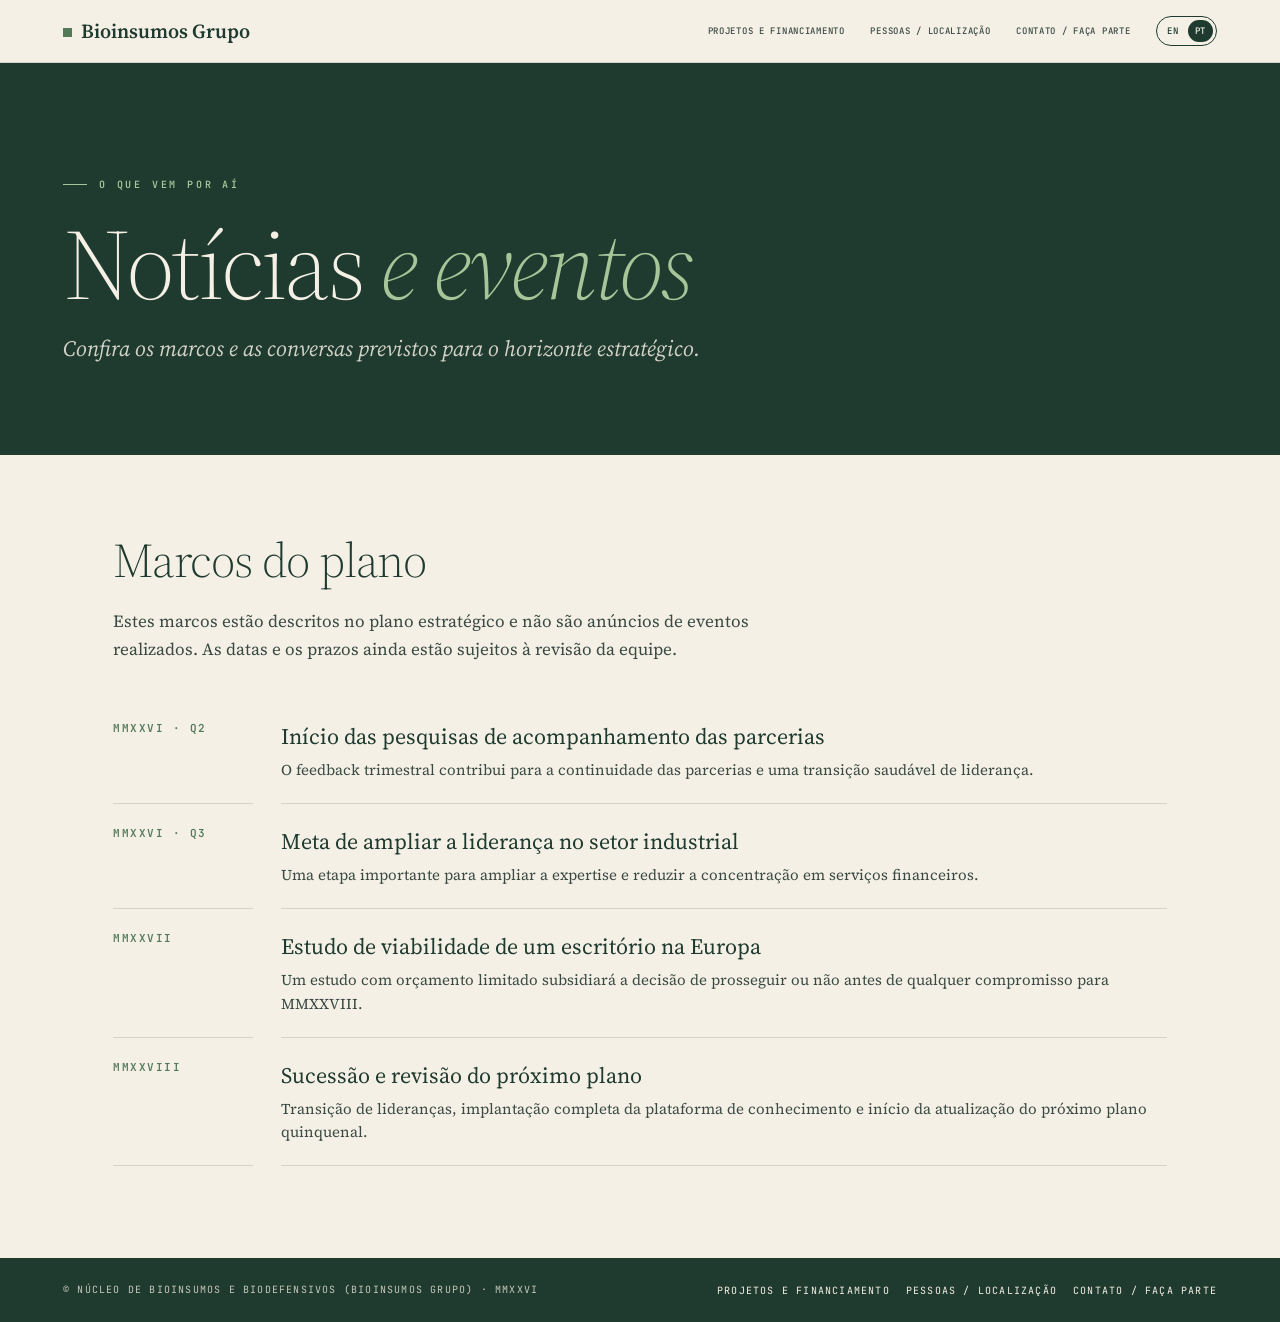
<file: PT/news.html>
<!DOCTYPE html>
<html lang="pt-BR">
<head>
  <meta charset="UTF-8">
  <meta name="viewport" content="width=device-width, initial-scale=1.0">
  <meta name="description" content="Key planned milestones and events from Núcleo de Bioinsumos e Biodefensivos (Bioinsumos Grupo)'s strategic plan.">
  <title>News &amp; Events | Núcleo de Bioinsumos e Biodefensivos (Bioinsumos Grupo)</title>
  <link rel="preconnect" href="https://fonts.googleapis.com">
  <link rel="preconnect" href="https://fonts.gstatic.com" crossorigin>
  <link href="https://fonts.googleapis.com/css2?family=Source+Serif+4:ital,opsz,wght@0,8..60,300;0,8..60,400;0,8..60,500;0,8..60,600&family=JetBrains+Mono:wght@400;500;700&display=swap" rel="stylesheet">
  <link rel="stylesheet" href="../site-pages.css">
</head>
<body>
<header class="site-header">
  <a class="brand" href="index.html" aria-label="Núcleo de Bioinsumos e Biodefensivos (Bioinsumos Grupo)"><span class="mark"></span>Bioinsumos Grupo</a>
  <nav class="primary-nav" aria-label="Main navigation">
    <a href="projects.html">Projects &amp; Funding</a>
    <a href="people.html">People / Location</a>
    <a href="contact.html">Contact / Join Us</a>
    <a class="nav-language" href="../news.html" lang="en" hreflang="en" aria-label="Mudar idioma para inglês"><span class="language-option" lang="en">EN</span><span class="language-option is-current">PT</span></a>
</nav>
</header>
<main class="page-main">
  <section class="page-hero">
    <div class="page-hero-inner">
      <div class="eyebrow">What's ahead</div>
      <h1>News <em>&amp; events</em></h1>
      <p>A view of the milestones and conversations planned across the strategic horizon.</p>
    </div>
  </section>
  <section class="page-content">
    <h2 class="section-heading">Plan milestones</h2>
    <p class="section-intro">These are milestones described in the strategic plan, not announcements of completed events. Dates and timing remain subject to the firm's review.</p>
    <div class="timeline">
      <article class="timeline-item">
        <div class="timeline-date">MMXXVI · Q2</div>
        <div class="timeline-detail">
          <h3>Partnership health surveys begin</h3>
          <p>Quarterly feedback supports partner retention and a healthy leadership transition.</p>
        </div>
      </article>
      <article class="timeline-item">
        <div class="timeline-date">MMXXVI · Q3</div>
        <div class="timeline-detail">
          <h3>Industrial sector lead targeted</h3>
          <p>A key step in broadening expertise and reducing concentration in financial services.</p>
        </div>
      </article>
      <article class="timeline-item">
        <div class="timeline-date">MMXXVII</div>
        <div class="timeline-detail">
          <h3>European office feasibility study</h3>
          <p>A capped study will inform a go/no-go decision before commitments for MMXXVIII.</p>
        </div>
      </article>
      <article class="timeline-item">
        <div class="timeline-date">MMXXVIII</div>
        <div class="timeline-detail">
          <h3>Succession and next plan review</h3>
          <p>Partner transitions, full knowledge-platform deployment and the start of the next five-year plan refresh.</p>
        </div>
      </article>
    </div>
  </section>
</main>
<footer class="site-footer">
  <p>&copy; Núcleo de Bioinsumos e Biodefensivos (Bioinsumos Grupo) · MMXXVI</p>
  <nav class="site-footer-links" aria-label="Footer navigation">
    <a href="projects.html">Projects &amp; Funding</a>
    <a href="people.html">People / Location</a>
    <a href="contact.html">Contact / Join Us</a>
  </nav>
</footer>
  <script src="pt-br.js" defer></script>
</body>
</html>
</file>
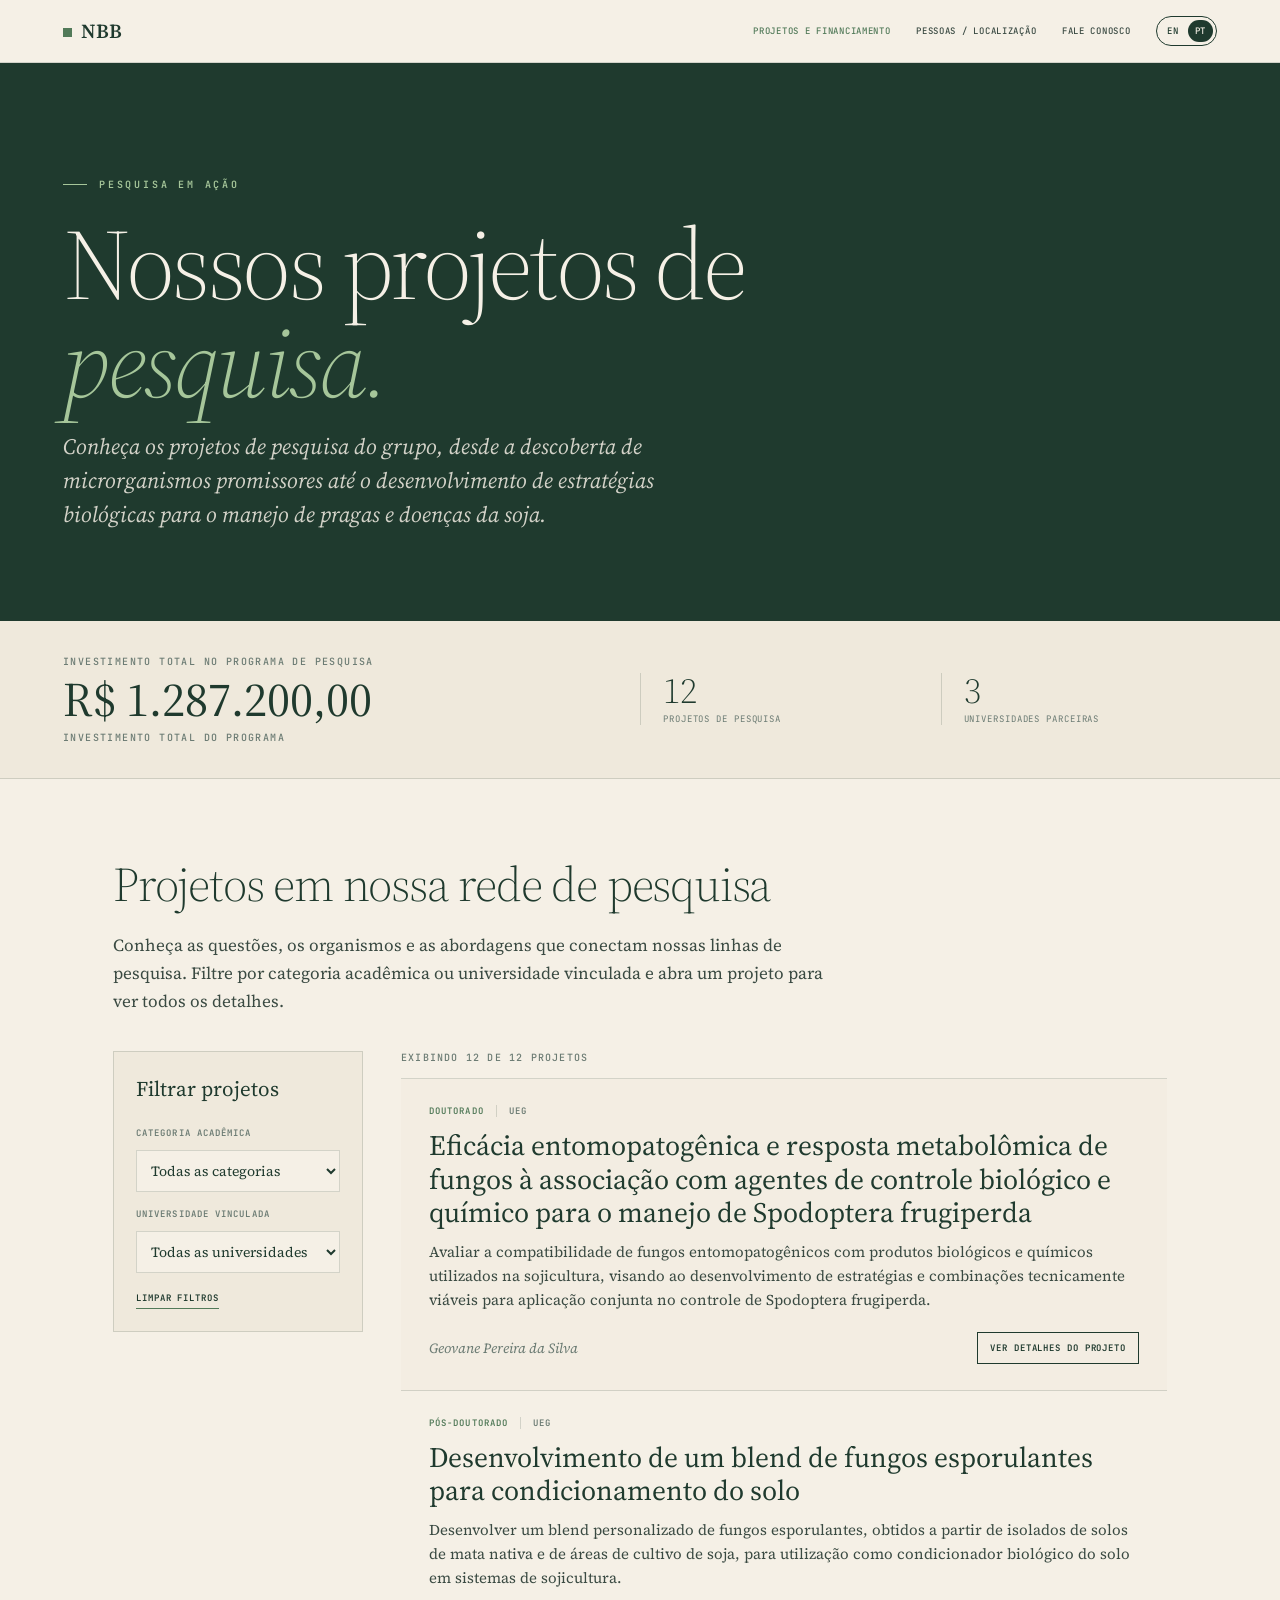
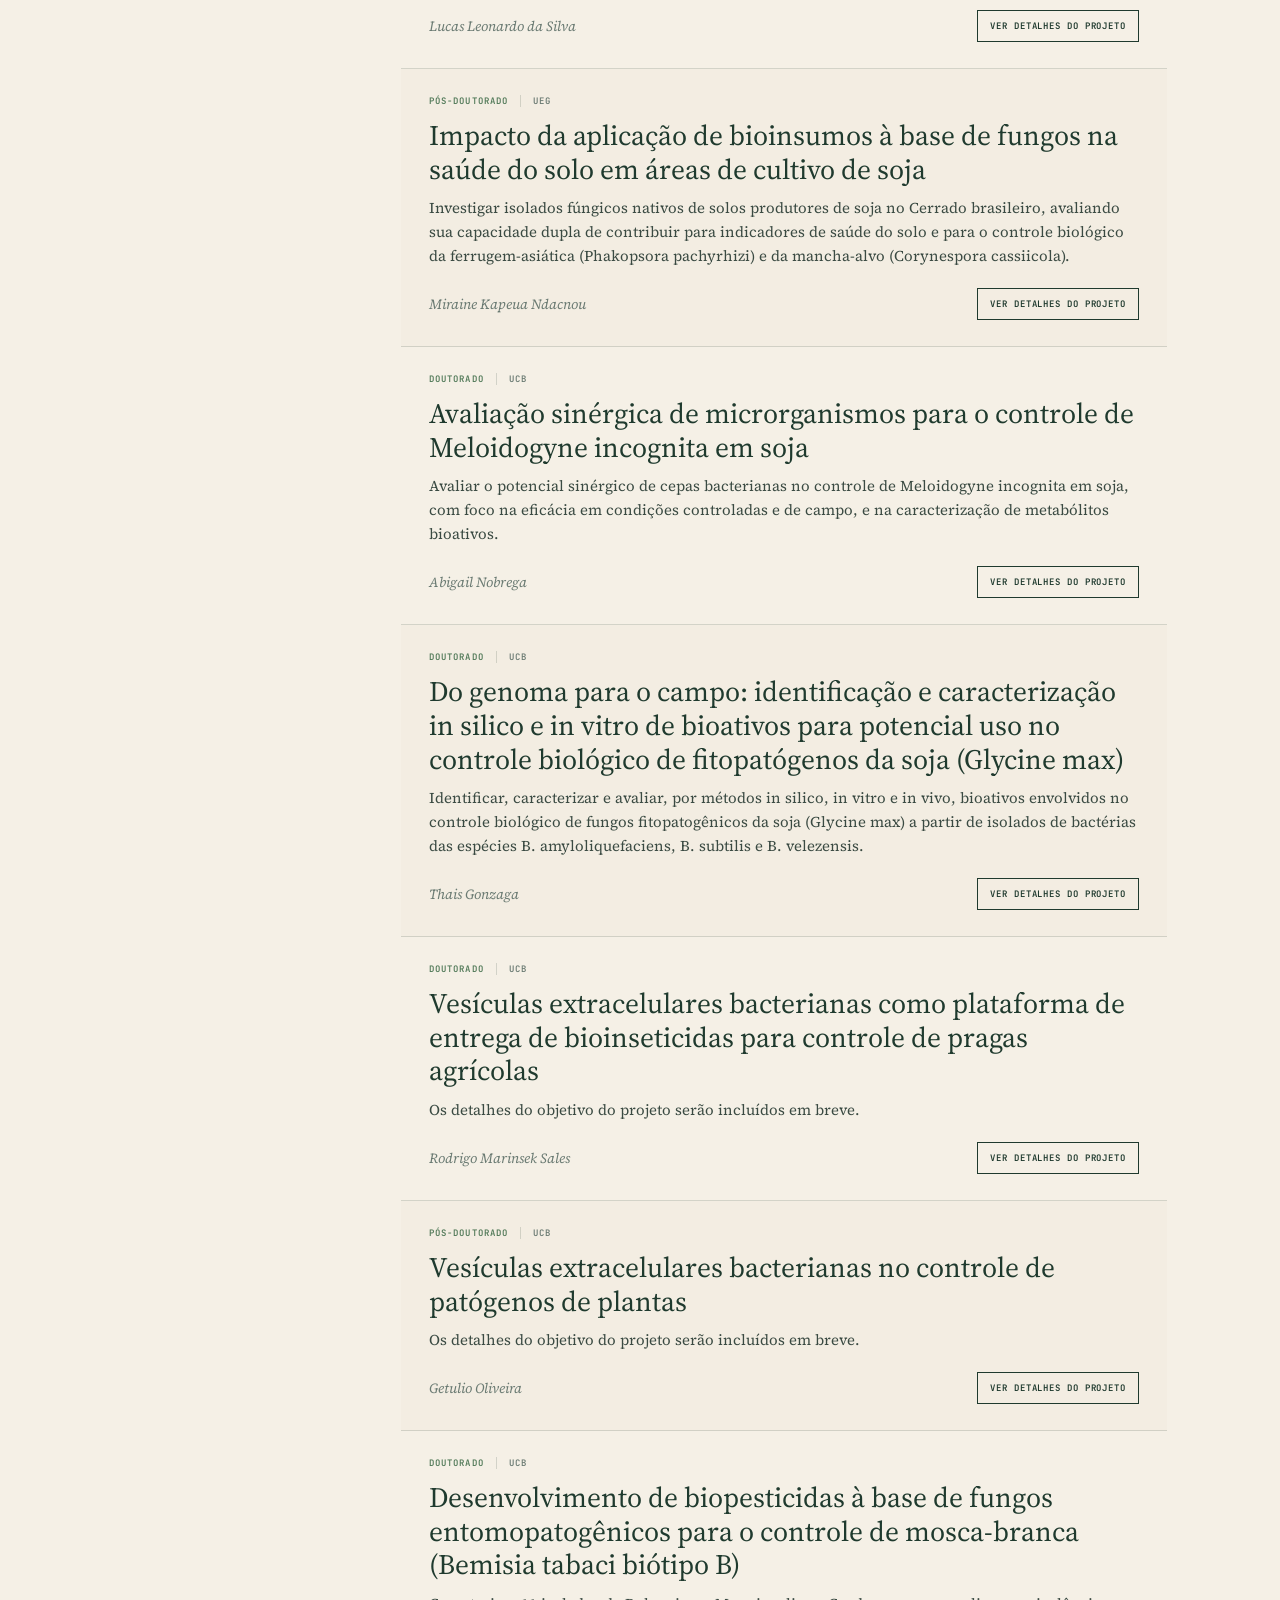
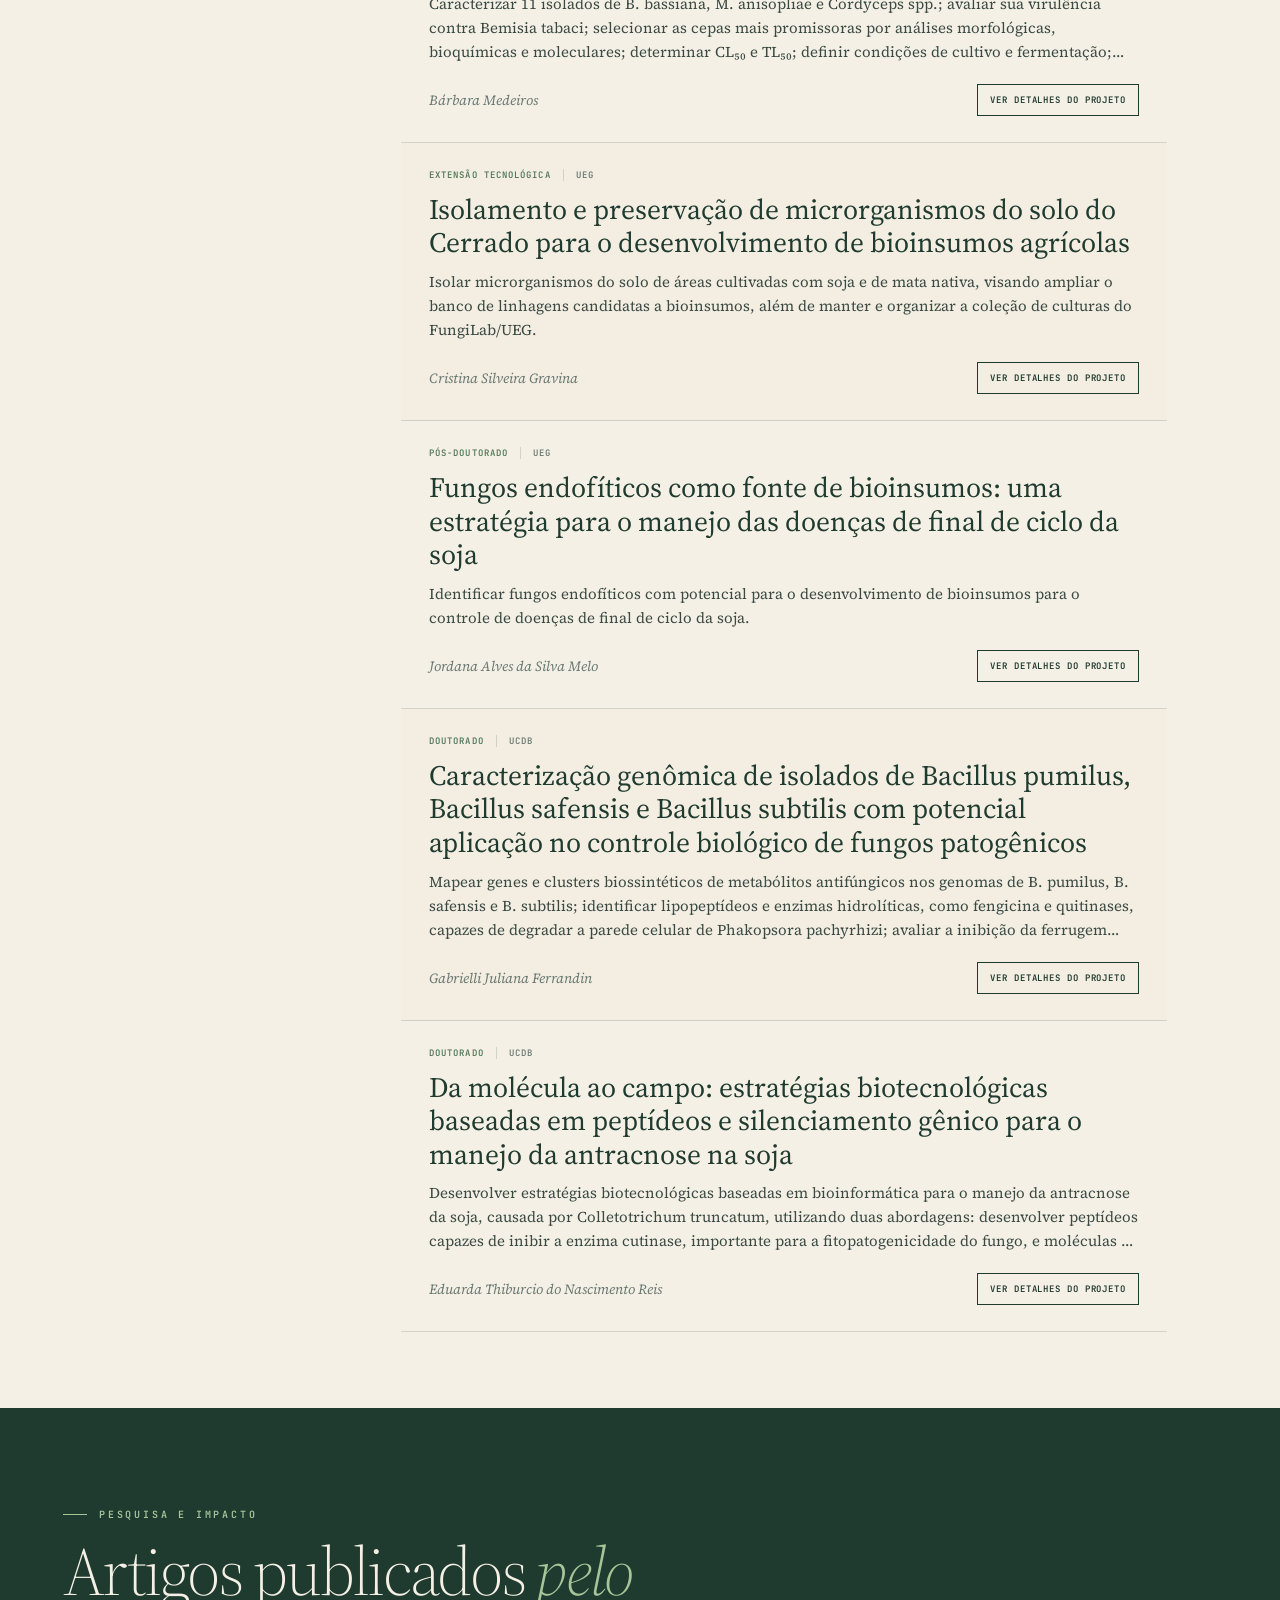
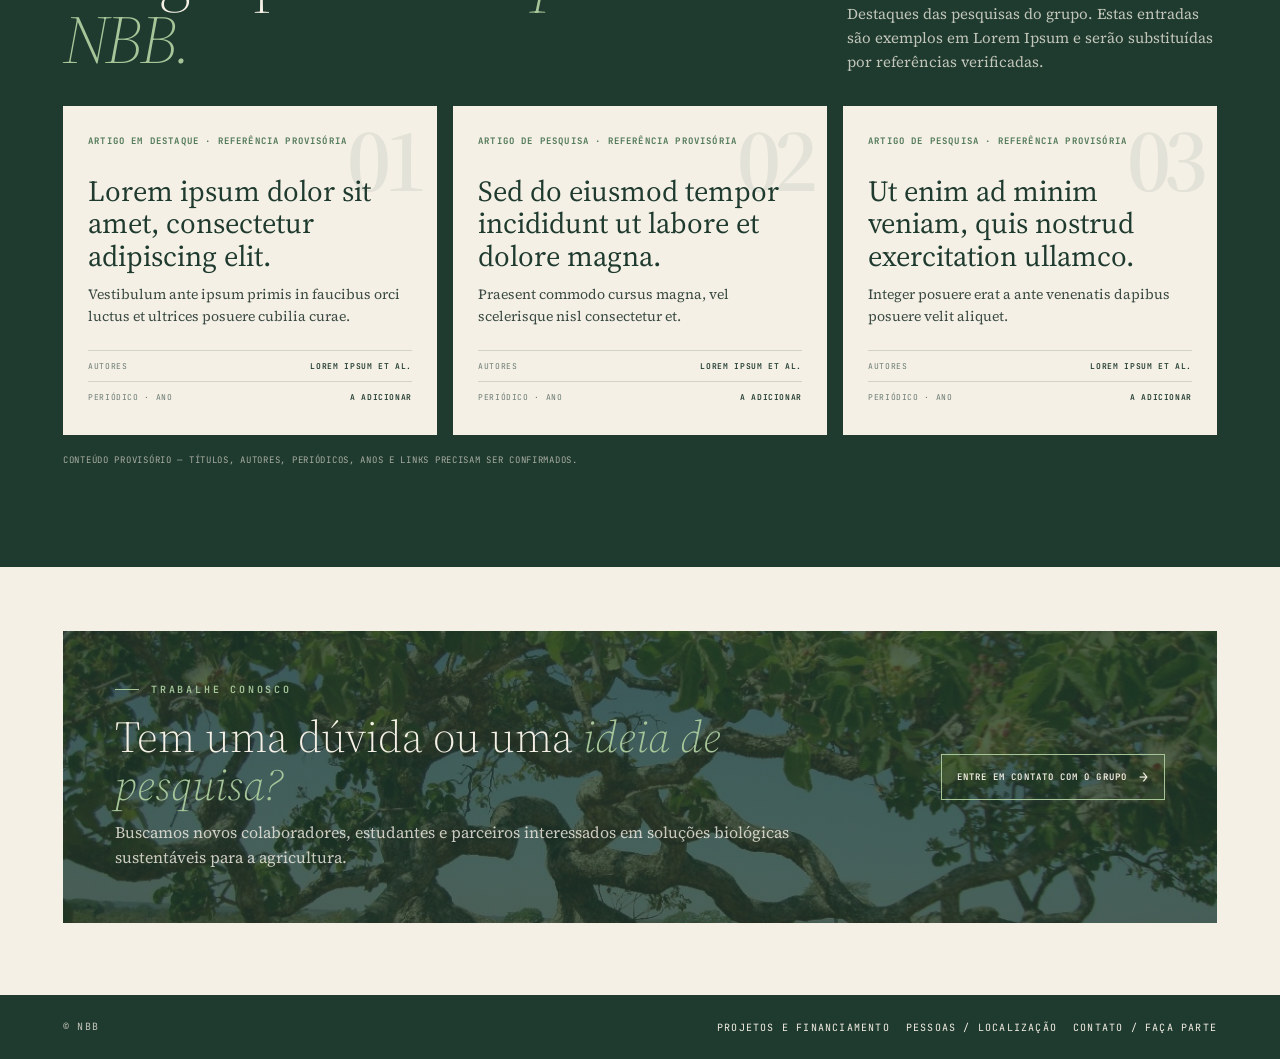
<file: PT/projects.html>
<!DOCTYPE html>
<html lang="pt-BR">
<head>
  <meta charset="UTF-8">
  <meta name="viewport" content="width=device-width, initial-scale=1.0">
  <meta name="description" content="Explore the academic research projects of Núcleo de Bioinsumos e Biodefensivos, including project goals, student categories, supervisors, target species and partner universities.">
  <title>Research Projects | NBB</title>
  <link rel="preconnect" href="https://fonts.googleapis.com">
  <link rel="preconnect" href="https://fonts.gstatic.com" crossorigin>
  <link href="https://fonts.googleapis.com/css2?family=Source+Serif+4:ital,opsz,wght@0,8..60,300;0,8..60,400;0,8..60,500;0,8..60,600&family=JetBrains+Mono:wght@400;500;700&display=swap" rel="stylesheet">
  <link rel="stylesheet" href="../site-pages.css">
</head>
<body>
<header class="site-header">
  <a class="brand" href="index.html" aria-label="NBB"><span class="mark"></span>NBB</a>
  <nav class="primary-nav" aria-label="Main navigation">
    <a href="projects.html" aria-current="page">Projects &amp; Funding</a>
    <a href="people.html">People / Location</a>
    <a href="contact.html">Contact Us</a>
    <a class="nav-language" href="../projects.html" lang="en" hreflang="en" aria-label="Mudar idioma para inglês"><span class="language-option" lang="en">EN</span><span class="language-option is-current">PT</span></a>
</nav>
</header>
<main class="page-main">
  <section class="page-hero">
    <div class="page-hero-inner">
      <div class="eyebrow">Research in action</div>
      <h1>Our research <em>projects.</em></h1>
      <p>Explore the group's research projects, from discovering promising microorganisms to developing biological strategies for soybean pest and disease management.</p>
    </div>
  </section>

  <section class="funding-overview" aria-label="Research program overview">
    <div class="funding-overview-inner">
      <div class="funding-total">
        <span class="funding-label">Total funding for the research program</span>
        <strong>R$ 1.287.200,00</strong>
        <span class="funding-note">Combined program funding</span>
      </div>
      <div class="program-stat">
        <strong>12</strong>
        <span>research projects</span>
      </div>
      <div class="program-stat">
        <strong>3</strong>
        <span>partner universities</span>
      </div>
    </div>
  </section>

  <section class="page-content projects-section" aria-labelledby="projects-heading">
    <h2 class="section-heading" id="projects-heading">Projects across our research network</h2>
    <p class="section-intro">Explore the questions, organisms, and approaches that bring our research lines together. Filter by academic category or affiliated university, then open a project for its full details.</p>
    <div class="projects-layout">
      <aside class="project-filters" aria-labelledby="project-filters-heading">
        <h3 id="project-filters-heading">Filter projects</h3>
        <label for="category-filter">Academic category</label>
        <select id="category-filter">
          <option value="">All categories</option>
        </select>
        <label for="university-filter">Affiliated university</label>
        <select id="university-filter">
          <option value="">All universities</option>
        </select>
        <button class="filter-reset" id="reset-project-filters" type="button">Clear filters</button>
      </aside>
      <div class="projects-results">
        <p class="project-results-count" id="project-results-count" aria-live="polite"></p>
        <div class="project-list" id="project-list" aria-label="Research projects"></div>
        <p class="project-empty" id="project-empty" hidden>No projects match these filters. Try another category or university.</p>
      </div>
    </div>
  </section>

  <section class="published-papers" aria-labelledby="published-papers-heading">
    <div class="published-papers-inner">
      <div class="published-papers-heading">
        <div>
          <div class="eyebrow">Pesquisa e impacto</div>
          <h2 id="published-papers-heading">Artigos publicados <em>pelo NBB.</em></h2>
        </div>
        <p>Destaques das pesquisas do grupo. Estas entradas são exemplos em Lorem Ipsum e serão substituídas por referências verificadas.</p>
      </div>
      <div class="paper-grid">
        <article class="paper-card">
          <span class="paper-number" aria-hidden="true">01</span>
          <span class="paper-kicker">Artigo em destaque · Referência provisória</span>
          <h3>Lorem ipsum dolor sit amet, consectetur adipiscing elit.</h3>
          <p>Vestibulum ante ipsum primis in faucibus orci luctus et ultrices posuere cubilia curae.</p>
          <div class="paper-meta"><span>Autores</span><strong>Lorem ipsum et al.</strong></div>
          <div class="paper-meta"><span>Periódico · Ano</span><strong>A adicionar</strong></div>
        </article>
        <article class="paper-card">
          <span class="paper-number" aria-hidden="true">02</span>
          <span class="paper-kicker">Artigo de pesquisa · Referência provisória</span>
          <h3>Sed do eiusmod tempor incididunt ut labore et dolore magna.</h3>
          <p>Praesent commodo cursus magna, vel scelerisque nisl consectetur et.</p>
          <div class="paper-meta"><span>Autores</span><strong>Lorem ipsum et al.</strong></div>
          <div class="paper-meta"><span>Periódico · Ano</span><strong>A adicionar</strong></div>
        </article>
        <article class="paper-card">
          <span class="paper-number" aria-hidden="true">03</span>
          <span class="paper-kicker">Artigo de pesquisa · Referência provisória</span>
          <h3>Ut enim ad minim veniam, quis nostrud exercitation ullamco.</h3>
          <p>Integer posuere erat a ante venenatis dapibus posuere velit aliquet.</p>
          <div class="paper-meta"><span>Autores</span><strong>Lorem ipsum et al.</strong></div>
          <div class="paper-meta"><span>Periódico · Ano</span><strong>A adicionar</strong></div>
        </article>
      </div>
      <p class="papers-note">Conteúdo provisório — títulos, autores, periódicos, anos e links precisam ser confirmados.</p>
    </div>
  </section>

  <section class="projects-cta" aria-labelledby="projects-cta-heading">
    <div class="projects-cta-inner">
      <div>
        <div class="eyebrow">Work with us</div>
        <h2 id="projects-cta-heading">Have a question or a <em>research idea?</em></h2>
        <p>We welcome new collaborators, students, and partners interested in sustainable biological solutions for agriculture.</p>
      </div>
      <a class="projects-cta-link" href="contact.html">Contact the group <span aria-hidden="true">&rarr;</span></a>
    </div>
  </section>

  <dialog class="project-dialog" id="project-dialog" aria-labelledby="project-dialog-title">
    <div class="project-dialog-header">
      <span class="project-dialog-kicker" id="project-dialog-kicker"></span>
      <button class="project-dialog-close" type="button" aria-label="Close project details">&times;</button>
    </div>
    <h2 id="project-dialog-title"></h2>
    <p class="project-dialog-student" id="project-dialog-student"></p>
    <dl class="project-details" id="project-dialog-details"></dl>
  </dialog>
</main>

<footer class="site-footer">
  <p>&copy; NBB</p>
  <nav class="site-footer-links" aria-label="Footer navigation">
    <a href="projects.html">Projects &amp; Funding</a>
    <a href="people.html">People / Location</a>
    <a href="contact.html">Contact / Join Us</a>
  </nav>
</footer>

<script src="../projects-page.js" defer></script>
  <script src="pt-br.js" defer></script>
</body>
</html>
</file>
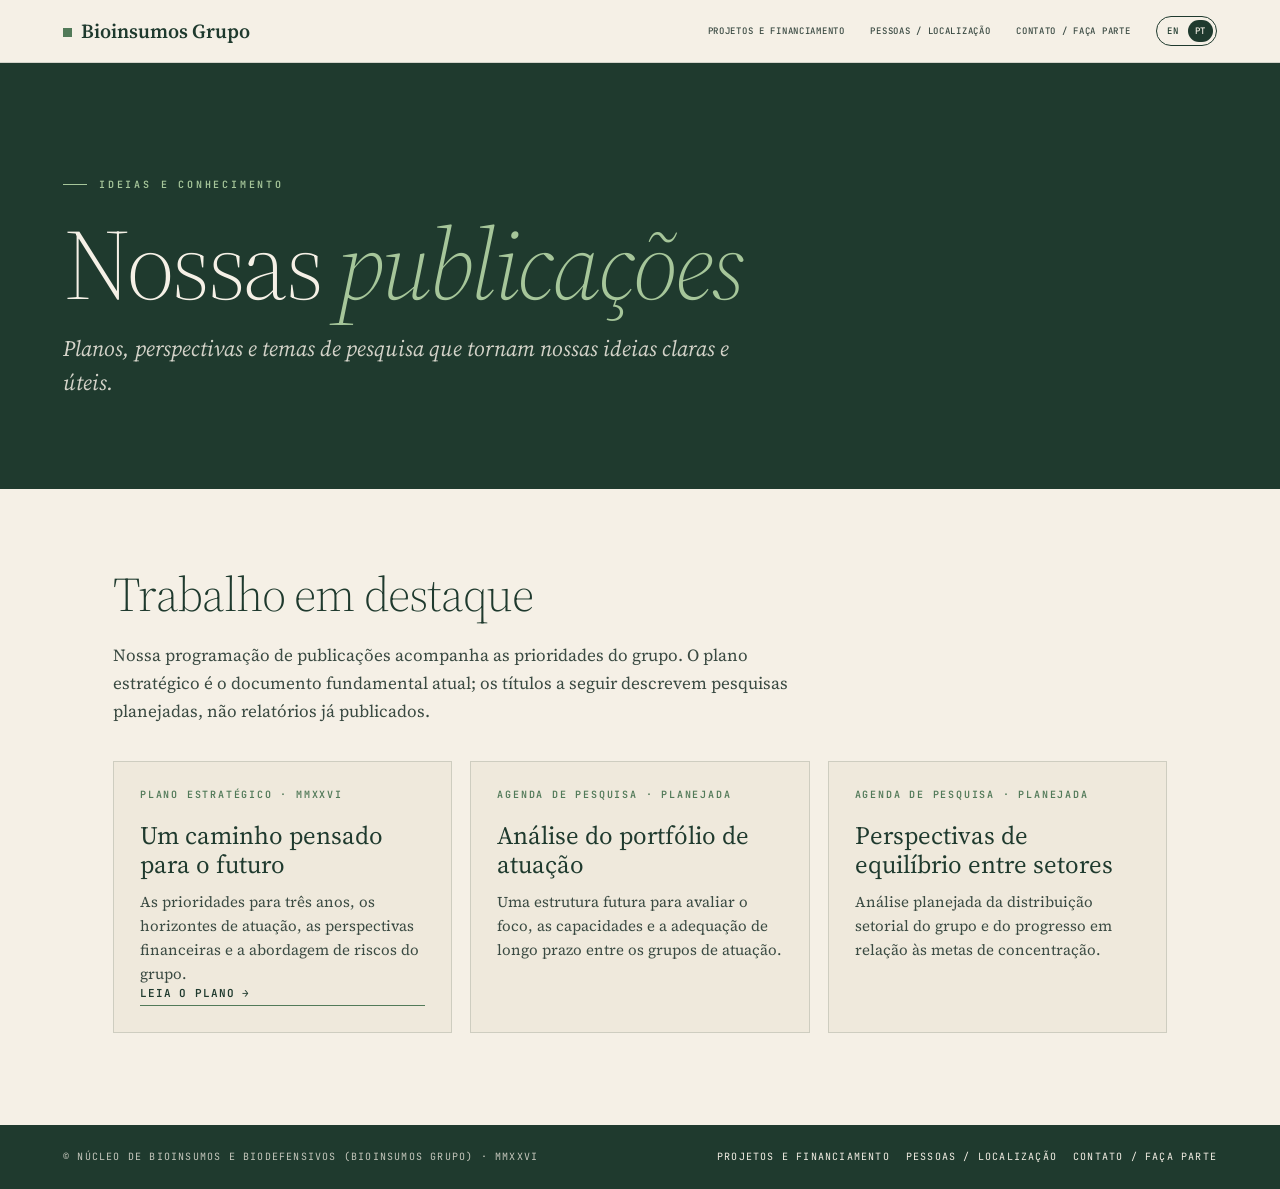
<file: PT/publications.html>
<!DOCTYPE html>
<html lang="pt-BR">
<head>
  <meta charset="UTF-8">
  <meta name="viewport" content="width=device-width, initial-scale=1.0">
  <meta name="description" content="Strategic plans, organizational perspectives and research themes from Núcleo de Bioinsumos e Biodefensivos (Bioinsumos Grupo).">
  <title>Publications | Núcleo de Bioinsumos e Biodefensivos (Bioinsumos Grupo)</title>
  <link rel="preconnect" href="https://fonts.googleapis.com">
  <link rel="preconnect" href="https://fonts.gstatic.com" crossorigin>
  <link href="https://fonts.googleapis.com/css2?family=Source+Serif+4:ital,opsz,wght@0,8..60,300;0,8..60,400;0,8..60,500;0,8..60,600&family=JetBrains+Mono:wght@400;500;700&display=swap" rel="stylesheet">
  <link rel="stylesheet" href="../site-pages.css">
</head>
<body>
<header class="site-header">
  <a class="brand" href="index.html" aria-label="Núcleo de Bioinsumos e Biodefensivos (Bioinsumos Grupo)"><span class="mark"></span>Bioinsumos Grupo</a>
  <nav class="primary-nav" aria-label="Main navigation">
    <a href="projects.html">Projects &amp; Funding</a>
    <a href="people.html">People / Location</a>
    <a href="contact.html">Contact / Join Us</a>
    <a class="nav-language" href="../publications.html" lang="en" hreflang="en" aria-label="Mudar idioma para inglês"><span class="language-option" lang="en">EN</span><span class="language-option is-current">PT</span></a>
</nav>
</header>
<main class="page-main">
  <section class="page-hero">
    <div class="page-hero-inner">
      <div class="eyebrow">Ideas &amp; insight</div>
      <h1>Our <em>publications</em></h1>
      <p>Plans, perspectives and research themes that make our thinking clear and useful.</p>
    </div>
  </section>
  <section class="page-content">
    <h2 class="section-heading">Featured work</h2>
    <p class="section-intro">Our publication program follows the firm's priorities. The strategic plan is the current foundational document; forthcoming titles below describe areas of planned research, not released reports.</p>
    <div class="card-grid">
      <article class="info-card">
        <span class="card-kicker">Strategic plan · MMXXVI</span>
        <h3>A considered path forward</h3>
        <p>The partnership's three-year priorities, operating horizons, financial outlook and approach to risk.</p>
        <a class="contact-link" href="index.html#summary">Read the plan →</a>
      </article>
      <article class="info-card">
        <span class="card-kicker">Research agenda · planned</span>
        <h3>Practice portfolio review</h3>
        <p>A forthcoming framework for evaluating focus, capability and long-term fit across practice groups.</p>
      </article>
      <article class="info-card">
        <span class="card-kicker">Research agenda · planned</span>
        <h3>Sector balance outlook</h3>
        <p>Planned analysis of the firm's sector mix and progress toward its concentration targets.</p>
      </article>
    </div>
  </section>
</main>
<footer class="site-footer">
  <p>&copy; Núcleo de Bioinsumos e Biodefensivos (Bioinsumos Grupo) · MMXXVI</p>
  <nav class="site-footer-links" aria-label="Footer navigation">
    <a href="projects.html">Projects &amp; Funding</a>
    <a href="people.html">People / Location</a>
    <a href="contact.html">Contact / Join Us</a>
  </nav>
</footer>
  <script src="pt-br.js" defer></script>
</body>
</html>
</file>
<file: ledger-slideshow.css>
:root{
  --ee:cubic-bezier(0.19,1,0.22,1);
  --eq:cubic-bezier(0.77,0,0.175,1);
  --es:cubic-bezier(0.34,1.56,0.64,1);

  /* Forest and leaf greens on warm paper */
  --bone:#F5F0E6;
  --bone-2:#EFE9DC;
  --cream:#EDE5D3;
  --green:#1F3A2E;
  --green-2:#2F5042;
  --green-3:#4A6B5C;
  --gold:#527A59;
  --gold-soft:#A6C69A;
  --ink:#1F3A2E;
  --ink-2:#3A4A42;
  --ink-3:#6B7B73;
  --rule:rgba(31,58,46,.16);
  --rule-2:rgba(31,58,46,.08);

  --font-serif:'Source Serif 4',Georgia,serif;
  --font-mono:'JetBrains Mono','Courier New',monospace;
}

*{margin:0;padding:0;box-sizing:border-box}
html,body{height:100%;width:100%;background:var(--bone);color:var(--ink);font-family:var(--font-serif);-webkit-font-smoothing:antialiased;overflow:hidden;font-feature-settings:'liga' 1,'kern' 1,'tnum' 1}

/* Subtle paper texture - very faint warm noise */
body::before{content:'';position:fixed;inset:0;pointer-events:none;z-index:0;background-image:radial-gradient(circle at 20% 30%,rgba(82,122,89,.04) 0%,transparent 50%),radial-gradient(circle at 80% 70%,rgba(31,58,46,.03) 0%,transparent 50%);opacity:.9}

.deck{position:fixed;inset:0;overflow:hidden;z-index:1}
.slide{position:absolute;inset:0;opacity:0;visibility:hidden;transition:opacity 1.1s var(--eq),visibility 1.1s,transform 1.1s var(--eq);z-index:1;overflow-y:auto;overflow-x:hidden;-webkit-overflow-scrolling:touch;transform:translateX(30px)}
.slide.active{opacity:1;visibility:visible;transform:translateX(0);transition-delay:.45s}
.slide.exiting{transition-delay:0s;transform:translateX(-20px)}
.slide-inner{min-height:100%;padding:100px 7vmin 80px;display:flex;flex-direction:column;position:relative}

/* === Persistent chrome === */
.brand{position:fixed;top:34px;left:42px;z-index:100;display:flex;align-items:baseline;gap:12px;font-family:var(--font-serif);font-weight:600;font-size:20px;letter-spacing:-.005em;color:var(--ink)}
.brand .mark{display:inline-block;width:9px;height:9px;background:var(--gold);transform:translateY(-1px)}
.brand .sub{font-family:var(--font-mono);font-weight:500;font-size:9px;letter-spacing:.28em;text-transform:uppercase;color:var(--ink-3)}

.nav{position:fixed;top:30px;right:30px;display:flex;gap:4px;align-items:center;z-index:100;font-family:var(--font-mono)}
.nav button{background:var(--bone);border:1px solid var(--ink);color:var(--ink);cursor:pointer;width:36px;height:36px;display:grid;place-items:center;border-radius:0;font-family:inherit;font-size:13px;font-weight:500;transition:all .25s var(--ee)}
.nav button:hover{background:var(--ink);color:var(--bone)}
.counter{font-size:11px;letter-spacing:.16em;padding:0 14px;color:var(--ink);min-width:78px;text-align:center;background:var(--bone);border:1px solid var(--ink);height:36px;display:flex;align-items:center;justify-content:center;font-weight:500;gap:3px}
.counter .sep{color:var(--ink-3)}
.counter strong{font-weight:600;color:var(--ink)}

.section-tag{position:fixed;bottom:34px;left:42px;z-index:100;font-family:var(--font-mono);font-size:10px;letter-spacing:.25em;text-transform:uppercase;color:var(--ink-3);display:flex;gap:12px;align-items:center;pointer-events:none;font-weight:500}
.section-tag::before{content:'';width:24px;height:1px;background:var(--gold)}

.tm-credit{position:fixed;bottom:34px;right:42px;z-index:100;font-family:var(--font-mono);font-size:10px;letter-spacing:.25em;text-transform:uppercase;color:var(--ink-3);text-decoration:none;display:flex;gap:10px;align-items:center;transition:color .25s;font-weight:500}
.tm-credit:hover{color:var(--ink)}
.tm-credit::after{content:'';width:24px;height:1px;background:var(--gold)}

/* === Popup menu - Table of Exhibits === */
.menu-btn .icon{display:flex;flex-direction:column;gap:3px;align-items:center}
.menu-btn .icon i{display:block;width:14px;height:1.5px;background:currentColor;transition:all .3s var(--ee)}
.menu-btn.open .icon i:nth-child(1){transform:translateY(4.5px) rotate(45deg)}
.menu-btn.open .icon i:nth-child(2){opacity:0}
.menu-btn.open .icon i:nth-child(3){transform:translateY(-4.5px) rotate(-45deg)}

.menu-overlay{position:fixed;inset:0;background:rgba(31,58,46,.55);z-index:200;opacity:0;visibility:hidden;transition:opacity .35s var(--ee),visibility .35s}
.menu-overlay.open{opacity:1;visibility:visible}
.menu-panel{position:fixed;top:50%;left:50%;transform:translate(-50%,-48%) scale(.97);width:min(600px,92vw);max-height:84vh;overflow-y:auto;overflow-x:hidden;background:var(--bone);border:1px solid var(--ink);z-index:201;opacity:0;visibility:hidden;transition:opacity .4s var(--ee),visibility .4s,transform .5s var(--es);box-shadow:0 30px 80px rgba(31,58,46,.2);scrollbar-width:thin;scrollbar-color:var(--gold) transparent}
.menu-panel.open{opacity:1;visibility:visible;transform:translate(-50%,-50%) scale(1)}
.menu-panel::-webkit-scrollbar{width:8px}
.menu-panel::-webkit-scrollbar-track{background:transparent}
.menu-panel::-webkit-scrollbar-thumb{background:var(--gold);border:2px solid transparent;background-clip:padding-box}
.menu-panel::-webkit-scrollbar-thumb:hover{background:var(--green-2);background-clip:padding-box}
.menu-header{padding:28px 32px 20px;border-bottom:1px solid var(--ink);display:flex;justify-content:space-between;align-items:baseline}
.menu-header h3{font-family:var(--font-serif);font-weight:400;font-size:24px;letter-spacing:-.01em}
.menu-header h3 em{font-style:italic;color:var(--gold)}
.menu-header .menu-meta{font-family:var(--font-mono);font-size:10px;letter-spacing:.22em;text-transform:uppercase;color:var(--ink-3);font-weight:500}
.menu-list{padding:4px 0;display:flex;flex-direction:column}
.menu-item{display:grid;grid-template-columns:50px 1fr auto;gap:18px;padding:16px 32px;cursor:pointer;transition:all .2s var(--ee);border-bottom:1px solid var(--rule-2);align-items:center;position:relative}
.menu-item:last-child{border-bottom:none}
.menu-item:hover{background:var(--cream)}
.menu-item:hover .mi-arr{transform:translateX(4px);color:var(--gold)}
.menu-item.current{background:var(--cream)}
.menu-item.current::before{content:'';position:absolute;left:0;top:0;bottom:0;width:3px;background:var(--gold)}
.menu-item .mi-num{font-family:var(--font-mono);font-size:10px;color:var(--ink-3);letter-spacing:.18em;font-weight:500;text-transform:uppercase}
.menu-item.current .mi-num{color:var(--gold)}
.menu-item .mi-label{font-family:var(--font-serif);font-weight:400;font-size:17px;letter-spacing:-.005em;color:var(--ink);line-height:1.2}
.menu-item .mi-label em{font-style:italic;color:var(--gold)}
.menu-item .mi-sub{font-family:var(--font-serif);font-style:italic;font-size:12px;color:var(--ink-3);margin-top:3px;letter-spacing:.005em}
.menu-item .mi-arr{color:var(--ink-3);font-size:13px;transition:all .25s;font-family:var(--font-mono);font-weight:500}
.menu-footer{padding:18px 32px 22px;border-top:1px solid var(--ink);display:flex;justify-content:space-between;align-items:center;font-family:var(--font-mono);font-size:10px;letter-spacing:.18em;text-transform:uppercase;color:var(--ink-3);font-weight:500}
.menu-footer kbd{background:var(--cream);border:1px solid var(--rule);padding:3px 8px;font-family:var(--font-mono);font-size:9.5px;color:var(--ink);margin:0 4px;font-weight:600}

/* === Reveal === */
.reveal{opacity:0;transform:translateY(20px);transition:opacity 1.1s var(--ee),transform 1.1s var(--ee)}
.slide.active .reveal{opacity:1;transform:translateY(0)}
.slide.active .reveal:nth-of-type(1){transition-delay:.55s}
.slide.active .reveal:nth-of-type(2){transition-delay:.7s}
.slide.active .reveal:nth-of-type(3){transition-delay:.85s}
.slide.active .reveal:nth-of-type(4){transition-delay:1s}
.slide.active .reveal:nth-of-type(5){transition-delay:1.15s}
.slide.active .reveal:nth-of-type(6){transition-delay:1.3s}
.slide.active .reveal:nth-of-type(7){transition-delay:1.45s}
.slide.active .reveal:nth-of-type(8){transition-delay:1.6s}

.mw{display:inline-block;overflow:hidden;vertical-align:bottom}
.mw>span{display:inline-block;transform:translateY(110%);transition:transform 1.3s var(--ee)}
.slide.active .mw>span{transform:translateY(0)}

/* Hairline draw animation */
.hr-draw{height:1px;background:var(--ink);transform-origin:left center;transform:scaleX(0);transition:transform 1.4s var(--ee)}
.slide.active .hr-draw{transform:scaleX(1);transition-delay:.7s}

/* === Shared elements === */
.exhibit-label{font-family:var(--font-mono);font-weight:500;font-size:10px;letter-spacing:.32em;text-transform:uppercase;color:var(--gold);display:flex;align-items:center;gap:12px}
.exhibit-label::before{content:'';width:24px;height:1px;background:var(--gold)}
.h-display{font-family:var(--font-serif);font-weight:300;line-height:1;letter-spacing:-.025em;color:var(--ink)}
.h-display em{font-style:italic;font-weight:300;color:var(--gold)}
.body-lg{font-family:var(--font-serif);font-weight:400;font-size:clamp(16px,1.45vw,20px);line-height:1.65;color:var(--ink-2)}
.body-md{font-family:var(--font-serif);font-size:14px;line-height:1.6;color:var(--ink-2)}
.body-sm{font-family:var(--font-mono);font-size:11px;line-height:1.5;color:var(--ink-3);letter-spacing:.05em}

.btn-primary{background:var(--ink);color:var(--bone);padding:14px 28px;font-family:var(--font-mono);font-size:11px;font-weight:600;letter-spacing:.18em;text-transform:uppercase;display:inline-flex;align-items:center;gap:12px;cursor:pointer;transition:all .3s var(--ee);border:1px solid var(--ink);text-decoration:none}
.btn-primary:hover{background:var(--gold);border-color:var(--gold);color:var(--ink)}
.btn-secondary{background:transparent;color:var(--ink);padding:14px 28px;font-family:var(--font-mono);font-size:11px;font-weight:600;letter-spacing:.18em;text-transform:uppercase;display:inline-flex;align-items:center;gap:12px;cursor:pointer;transition:all .3s var(--ee);border:1px solid var(--ink);text-decoration:none}
.btn-secondary:hover{background:var(--ink);color:var(--bone)}

/* === SLIDE 1 - COVER === */
.s-cover{padding:100px 7vmin 80px;display:grid;grid-template-rows:auto 1fr auto;gap:3vmin}
.s-cover-top{display:flex;justify-content:space-between;align-items:flex-start;padding-bottom:18px;border-bottom:1px solid var(--ink);font-family:var(--font-mono);font-size:10px;letter-spacing:.25em;text-transform:uppercase;color:var(--ink-3);font-weight:500;gap:24px;flex-wrap:wrap}
.s-cover-top .tl,.s-cover-top .tr{display:flex;flex-direction:column;gap:6px}
.s-cover-top .tr{text-align:right;align-items:flex-end}
.s-cover-top strong{color:var(--ink);font-weight:600;font-size:13px;letter-spacing:.18em}
.s-cover-center{display:flex;flex-direction:column;justify-content:center;gap:36px;position:relative;padding:4vmin 0}
.s-cover-eyebrow{font-family:var(--font-mono);font-weight:600;font-size:11px;letter-spacing:.4em;text-transform:uppercase;color:var(--gold);display:flex;align-items:center;gap:14px}
.s-cover-eyebrow::before,.s-cover-eyebrow::after{content:'';flex:0 0 32px;height:1px;background:var(--gold)}
.s-cover h1{font-size:clamp(54px,9vw,140px);max-width:14ch;font-weight:300}
.s-cover h1 em{font-family:var(--font-serif);font-style:italic;color:var(--gold);font-weight:300}
.s-cover-sub{font-family:var(--font-serif);font-style:italic;font-weight:400;font-size:clamp(19px,1.9vw,28px);color:var(--ink-2);max-width:620px;line-height:1.4}
.s-cover-start{align-self:flex-start;display:inline-flex;align-items:center;gap:14px;text-decoration:none;color:var(--ink);cursor:pointer;padding:18px 0;transition:gap .35s var(--ee);font-family:var(--font-mono);font-size:11px;font-weight:600;letter-spacing:.2em;text-transform:uppercase;border-bottom:1px solid var(--ink)}
.s-cover-start:hover{gap:20px;color:var(--gold);border-color:var(--gold)}
.s-cover-bot{display:grid;grid-template-columns:repeat(4,1fr);gap:5vmin;padding-top:20px;border-top:1px solid var(--ink)}
.s-cover-bot .item{display:flex;flex-direction:column;gap:6px}
.s-cover-bot .item .lbl{font-family:var(--font-mono);font-size:9.5px;letter-spacing:.22em;text-transform:uppercase;color:var(--ink-3);font-weight:500}
.s-cover-bot .item .val{font-family:var(--font-serif);font-weight:500;font-size:17px;letter-spacing:-.005em;color:var(--ink)}
.s-cover-bot .item .val em{font-style:italic;color:var(--gold);font-weight:500}

/* === SLIDE 2 - EXECUTIVE SUMMARY === */
.s-summary{justify-content:flex-start}
.s-summary-head{display:grid;grid-template-columns:2fr 1fr;gap:5vmin;align-items:end;padding-bottom:18px;border-bottom:1px solid var(--ink)}
.s-summary-head h2{font-family:var(--font-serif);font-weight:300;font-size:clamp(36px,5vw,68px);line-height:1;letter-spacing:-.02em;margin-top:14px}
.s-summary-head h2 em{font-style:italic;color:var(--gold)}
.s-summary-head .meta{font-family:var(--font-mono);font-size:10px;letter-spacing:.2em;text-transform:uppercase;color:var(--ink-3);text-align:right;font-weight:500;line-height:1.7}
.s-summary-head .meta strong{color:var(--ink);font-weight:600;font-size:13px;letter-spacing:.16em;display:block;margin-bottom:6px}
.s-summary-body{margin-top:4vmin;font-family:var(--font-serif);font-weight:400;font-size:clamp(16px,1.45vw,20px);line-height:1.7;color:var(--ink);column-count:2;column-gap:6vmin;column-rule:1px solid var(--rule)}
.s-summary-body p{margin-bottom:14px;break-inside:avoid}
.s-summary-body p:first-child::first-letter{font-family:var(--font-serif);font-weight:500;font-size:5.4em;line-height:.82;float:left;margin:8px 12px -4px 0;color:var(--gold)}
.s-summary-body em{font-style:italic}
.s-summary-body strong{font-weight:600;color:var(--ink)}
.s-summary-sig{margin-top:24px;font-family:var(--font-serif);font-style:italic;font-size:16px;color:var(--ink-3);break-before:column;display:flex;flex-direction:column;align-items:flex-start;gap:6px}
.s-summary-sig strong{font-style:normal;font-weight:500;color:var(--ink);font-size:14px;letter-spacing:.01em}
.s-summary-sig img{display:block;width:220px;height:60px;object-fit:contain;object-position:left center}

/* === SLIDE 3 - WHERE WE STAND === */
.s-stand{gap:4vmin;justify-content:center}
.s-stand-head{display:flex;justify-content:space-between;align-items:flex-end;gap:40px;flex-wrap:wrap}
.s-stand-head .sh-l{flex:1;min-width:300px}
.s-stand-head h2{font-family:var(--font-serif);font-weight:300;font-size:clamp(36px,4.8vw,64px);line-height:1;letter-spacing:-.02em;margin-top:14px}
.s-stand-head h2 em{font-style:italic;color:var(--gold)}
.s-stand-head .sh-r{font-family:var(--font-serif);font-style:italic;font-size:17px;line-height:1.55;color:var(--ink-2);max-width:380px;border-left:1px solid var(--rule);padding-left:20px}
.s-stand-grid{display:grid;grid-template-columns:1.4fr 1fr;gap:5vmin;padding-top:24px;border-top:1px solid var(--ink)}
.s-stand-chart{background:var(--cream);padding:32px 36px;display:flex;flex-direction:column;gap:18px;position:relative}
.s-stand-chart .ex-lbl{font-family:var(--font-mono);font-size:10px;letter-spacing:.22em;text-transform:uppercase;color:var(--gold);font-weight:600}
.s-stand-chart h3{font-family:var(--font-serif);font-weight:400;font-size:clamp(20px,2vw,28px);letter-spacing:-.01em;line-height:1.1}
.s-stand-chart h3 em{font-style:italic;color:var(--gold)}
.s-stand-chart-area{flex:1;height:240px;min-height:220px;position:relative;display:flex;align-items:stretch;gap:12px;padding:20px 0 16px;border-bottom:1px solid var(--rule)}
.s-stand-bar{flex:1;min-width:0;height:100%;display:grid;grid-template-rows:minmax(0,1fr) auto;gap:8px;position:relative}
.s-stand-bar .bar-fill{width:100%;height:var(--bar-height);align-self:end;display:flex;flex-direction:column;position:relative}
.s-stand-bar .val{position:absolute;z-index:1;top:8px;left:8px;font-family:var(--font-mono);font-size:11px;font-weight:600;color:var(--bone);letter-spacing:.04em;text-align:left;pointer-events:none}
.s-stand-bar .col{width:100%;min-height:0;flex:1;background:var(--green-2);transform:scaleY(0);transform-origin:bottom;transition:transform 1.4s var(--ee)}
.s-stand-bar:hover .col{background:#86AD78}
.slide.active .s-stand-bar .col{transform:scaleY(1)}
.slide.active .s-stand-bar:nth-child(1) .col{transition-delay:.9s}
.slide.active .s-stand-bar:nth-child(2) .col{transition-delay:1s}
.slide.active .s-stand-bar:nth-child(3) .col{transition-delay:1.1s}
.s-stand-bar .yr{font-family:var(--font-mono);font-size:clamp(8px,.75vw,9.5px);letter-spacing:.04em;color:var(--ink-3);font-weight:500;text-align:center;white-space:nowrap}
.s-stand-chart-note{display:flex;align-items:center;justify-content:space-between;gap:14px;flex-wrap:wrap;font-family:var(--font-mono);font-size:9.5px;letter-spacing:.15em;text-transform:uppercase;color:var(--ink-3);font-weight:500;padding-top:14px}
.chart-contact-link{display:inline-flex;align-items:center;gap:8px;padding:9px 12px;border:1px solid var(--ink);color:var(--ink);font-family:var(--font-mono);font-size:9px;font-weight:600;letter-spacing:.12em;text-decoration:none;transition:background .2s,color .2s}
.chart-contact-link:hover,.chart-contact-link:focus-visible{background:var(--ink);color:var(--bone)}
.chart-contact-link span{font-size:14px}
.chart-fallback{font-family:var(--font-serif);font-size:14px;line-height:1.5;color:var(--ink-2)}
.partner-section{background:var(--green);color:var(--bone);border-bottom:0}
.partner-inner{gap:20px}
.partner-inner>.exhibit-label{color:var(--gold-soft)}
.partner-inner>.exhibit-label::before{background:var(--gold-soft)}
.partner-inner h2{font-family:var(--font-serif);font-size:clamp(30px,4vw,48px);font-weight:300;line-height:1.05;letter-spacing:-.025em}
.partner-inner h2 em{color:var(--gold-soft);font-style:italic}
.partner-logos{display:grid;grid-template-columns:repeat(4,minmax(0,1fr));align-items:center;gap:24px;padding-top:24px;border-top:1px solid rgba(245,240,230,.28)}
.partner-logo{display:flex;flex-direction:column;align-items:center;justify-content:flex-start;gap:14px;min-width:0;color:#e0e5e0;text-align:center}
.partner-logo img{display:block;width:100%;height:72px;object-fit:contain;filter:grayscale(1) brightness(0) invert(.88)}
.partner-logo p{max-width:250px;font-family:var(--font-serif);font-size:15px;line-height:1.35;color:#e0e5e0}
.s-stand-points{display:flex;flex-direction:column;gap:20px}
.stand-point{padding-bottom:18px;border-bottom:1px solid var(--rule);display:flex;flex-direction:column;gap:8px}
.stand-point:last-child{border-bottom:none}
.stand-point .sp-num{font-family:var(--font-mono);font-size:10px;letter-spacing:.22em;text-transform:uppercase;color:var(--gold);font-weight:600}
.stand-point h4{font-family:var(--font-serif);font-weight:500;font-size:17px;letter-spacing:-.005em;color:var(--ink);line-height:1.25}
.stand-point p{font-family:var(--font-serif);font-size:15.5px;line-height:1.55;color:var(--ink-2)}

/* === SLIDE 4 - THREE HORIZONS === */
.s-horizons{gap:3.5vmin;justify-content:center}
.s-horizons-head{padding-bottom:18px;border-bottom:1px solid var(--ink)}
.s-horizons-head h2{font-family:var(--font-serif);font-weight:300;font-size:clamp(36px,4.8vw,64px);line-height:1;letter-spacing:-.02em;margin-top:14px}
.s-horizons-head h2 em{font-style:italic;color:var(--gold)}
.s-horizons-head p{font-family:var(--font-serif);font-style:italic;font-size:17px;color:var(--ink-2);max-width:720px;margin-top:14px;line-height:1.55}
.horizons-grid{display:grid;grid-template-columns:repeat(3,1fr);gap:0}
.horizon{padding:28px 32px;display:flex;flex-direction:column;gap:16px;border-right:1px solid var(--rule);min-height:280px}
.horizon:last-child{border-right:none}
.horizon:nth-child(2){background:var(--bone-2)}
.horizon:nth-child(1){padding-left:0}
.horizon:nth-child(3){padding-right:0}
.horizon .h-year{font-family:var(--font-mono);font-size:11px;letter-spacing:.28em;text-transform:uppercase;color:var(--gold);font-weight:600;display:flex;align-items:baseline;gap:10px}
.horizon .h-year .big{font-family:var(--font-serif);font-style:italic;font-size:38px;color:var(--ink);font-weight:300;line-height:.9;letter-spacing:-.01em}
.horizon h3{font-family:var(--font-serif);font-weight:400;font-size:clamp(22px,2.2vw,30px);line-height:1.1;letter-spacing:-.01em;margin-top:4px}
.horizon h3 em{font-style:italic;color:var(--gold)}
.horizon p{font-family:var(--font-serif);font-size:16px;line-height:1.55;color:var(--ink-2);font-weight:400}
.horizon ul{list-style:none;display:flex;flex-direction:column;gap:8px;margin-top:6px;padding-top:14px;border-top:1px solid var(--rule)}
.horizon ul li{font-family:var(--font-serif);font-size:15px;line-height:1.5;color:var(--ink);padding-left:18px;position:relative}
.horizon ul li::before{content:'\002B';position:absolute;left:0;color:var(--gold);font-weight:600;font-family:var(--font-mono);font-size:11px;top:3px}
.horizon .h-budget{margin-top:auto;padding-top:14px;border-top:1px solid var(--rule);display:flex;justify-content:space-between;font-family:var(--font-mono);font-size:10px;letter-spacing:.18em;text-transform:uppercase;color:var(--ink-3);font-weight:500}
.horizon .h-budget strong{color:var(--ink);font-weight:600}

/* === SLIDE 5 - STRATEGIC PILLARS === */
.s-pillars{gap:3.5vmin;justify-content:center}
.s-pillars-head{display:flex;justify-content:space-between;align-items:flex-end;gap:40px;flex-wrap:wrap;padding-bottom:18px;border-bottom:1px solid var(--ink)}
.s-pillars-head .sp-l{flex:1;min-width:300px}
.s-pillars-head h2{font-family:var(--font-serif);font-weight:300;font-size:clamp(36px,4.8vw,64px);line-height:1;letter-spacing:-.02em;margin-top:14px}
.s-pillars-head h2 em{font-style:italic;color:var(--gold)}
.s-pillars-head .sp-r{font-family:var(--font-serif);font-style:italic;font-size:17px;color:var(--ink-2);max-width:360px;line-height:1.55;border-left:1px solid var(--rule);padding-left:20px}
.pillars-grid{display:grid;grid-template-columns:repeat(4,1fr);gap:0}
.pillar{padding:26px 28px;display:flex;flex-direction:column;gap:14px;border-right:1px solid var(--rule);position:relative;min-height:300px}
.pillar:last-child{border-right:none}
.pillar:nth-child(1){padding-left:0}
.pillar:nth-child(4){padding-right:0}
.pillar .p-letter{font-family:var(--font-serif);font-style:italic;font-weight:400;font-size:64px;line-height:.85;color:var(--gold);letter-spacing:-.02em}
.pillar h4{font-family:var(--font-serif);font-weight:500;font-size:18px;line-height:1.2;letter-spacing:-.005em;color:var(--ink)}
.pillar h4 em{font-style:italic;color:var(--gold)}
.pillar p{font-family:var(--font-serif);font-size:15px;line-height:1.55;color:var(--ink-2);flex:1}
.pillar .p-alloc{padding-top:14px;border-top:1px solid var(--rule);font-family:var(--font-mono);font-size:10px;letter-spacing:.18em;text-transform:uppercase;color:var(--ink-3);font-weight:500;display:flex;justify-content:space-between;align-items:baseline}
.pillar .p-alloc strong{font-family:var(--font-serif);font-style:italic;font-weight:500;color:var(--ink);font-size:18px;letter-spacing:-.01em;text-transform:none}

/* === SLIDE 6 - FINANCIAL OUTLOOK === */
.s-financial{gap:3vmin;justify-content:center}
.s-financial-head{padding-bottom:14px;border-bottom:1px solid var(--ink)}
.s-financial-head h2{font-family:var(--font-serif);font-weight:300;font-size:clamp(34px,4.6vw,60px);line-height:1;letter-spacing:-.02em;margin-top:14px}
.s-financial-head h2 em{font-style:italic;color:var(--gold)}
.fin-table-wrap{overflow-x:auto;scrollbar-width:thin;scrollbar-color:var(--gold) transparent}
.fin-table-wrap::-webkit-scrollbar{height:8px}
.fin-table-wrap::-webkit-scrollbar-thumb{background:var(--gold);border:2px solid transparent;background-clip:padding-box}
.fin-table{width:100%;border-collapse:collapse;font-family:var(--font-serif);min-width:680px;font-variant-numeric:tabular-nums}
.fin-table thead th{padding:14px 16px;font-family:var(--font-mono);font-weight:500;font-size:10px;letter-spacing:.2em;text-transform:uppercase;color:var(--ink-3);text-align:right;border-bottom:2px solid var(--ink);white-space:nowrap}
.fin-table thead th:first-child{text-align:left;color:var(--ink)}
.fin-table thead th.fy{color:var(--gold)}
.fin-table tbody td{padding:14px 16px;font-size:14.5px;color:var(--ink);border-bottom:1px solid var(--rule);text-align:right;font-variant-numeric:tabular-nums}
.fin-table tbody td:first-child{text-align:left;font-weight:500}
.fin-table tbody td.fy{color:var(--ink);font-weight:600;background:var(--cream)}
.fin-table tbody tr.subtotal td{border-top:1px solid var(--ink);border-bottom:none;font-weight:600;padding-top:18px}
.fin-table tbody tr.total td{font-family:var(--font-serif);font-weight:600;font-size:16px;border-top:2px solid var(--ink);border-bottom:none;padding-top:16px}
.fin-table tbody tr.total td.fy{color:var(--gold)}
.fin-table tbody tr.indent td:first-child{padding-left:32px;font-weight:400;color:var(--ink-2);font-size:13.5px}
.fin-table .delta-pos{color:var(--green-2);font-family:var(--font-mono);font-size:11px;font-weight:600;letter-spacing:.04em}
.fin-table .delta-neg{color:#9b4a3c;font-family:var(--font-mono);font-size:11px;font-weight:600;letter-spacing:.04em}
.fin-notes{display:grid;grid-template-columns:1fr 1fr;gap:24px;padding-top:14px;border-top:1px solid var(--rule)}
.fin-notes .note{font-family:var(--font-serif);font-style:italic;font-size:12.5px;line-height:1.55;color:var(--ink-3)}
.fin-notes .note strong{font-style:normal;color:var(--gold);font-weight:600;font-family:var(--font-mono);font-size:11px;letter-spacing:.05em;margin-right:6px}


/* === SLIDE 9 - SIGN-OFF === */
.s-signoff{padding:100px 7vmin 80px;display:grid;grid-template-rows:auto 1fr auto;gap:4vmin}
.s-signoff-top{display:flex;justify-content:space-between;align-items:center;padding-bottom:18px;border-bottom:1px solid var(--ink);font-family:var(--font-mono);font-size:10px;letter-spacing:.25em;text-transform:uppercase;color:var(--ink-3);font-weight:500}
.s-signoff-top strong{color:var(--gold);font-weight:600}
.s-signoff-center{display:grid;grid-template-columns:1.4fr 1fr;gap:6vmin;align-items:center}
.s-signoff-headline h2{font-family:var(--font-serif);font-weight:300;font-size:clamp(52px,8vw,128px);line-height:.95;letter-spacing:-.025em;color:var(--ink)}
.s-signoff-headline h2 em{font-style:italic;color:var(--gold)}
.s-signoff-headline p{margin-top:24px;font-family:var(--font-serif);font-style:italic;font-weight:400;font-size:clamp(17px,1.55vw,22px);line-height:1.55;color:var(--ink-2);max-width:540px}
.s-signoff-card{background:var(--cream);padding:34px 36px;display:flex;flex-direction:column;gap:20px}
.s-signoff-card h3{font-family:var(--font-mono);font-weight:600;font-size:10px;letter-spacing:.28em;text-transform:uppercase;color:var(--gold)}
.s-signoff-rows{display:flex;flex-direction:column;gap:14px}
.s-signoff-rows .row{display:flex;flex-direction:column;gap:3px;padding-bottom:12px;border-bottom:1px solid var(--rule)}
.s-signoff-rows .row:last-child{border-bottom:none}
.s-signoff-rows .row .lbl{font-family:var(--font-mono);font-size:9.5px;letter-spacing:.22em;text-transform:uppercase;color:var(--ink-3);font-weight:500}
.s-signoff-rows .row .val{font-family:var(--font-serif);font-weight:500;font-size:16px;letter-spacing:-.005em;color:var(--ink)}
.s-signoff-rows .row .val em{font-style:italic;color:var(--gold)}
.s-signoff-rows .row .val a{color:inherit;text-decoration:none}
.s-signoff-rows .row .val a:hover{color:var(--gold)}
.s-signoff-cta{display:flex;gap:12px;flex-wrap:wrap;margin-top:4px}
.s-signoff-notes{font-family:var(--font-serif);font-style:italic;font-weight:400;font-size:15px;line-height:1.55;color:var(--ink-3);max-width:780px;padding-top:14px;border-top:1px solid var(--rule)}
.s-signoff-notes a{color:var(--gold);text-decoration:none;border-bottom:1px solid var(--gold)}
.s-signoff-notes a:hover{opacity:.7}
.s-signoff-bot{display:flex;justify-content:space-between;align-items:center;padding-top:18px;border-top:1px solid var(--ink);font-family:var(--font-mono);font-size:10px;letter-spacing:.22em;text-transform:uppercase;color:var(--ink-3);flex-wrap:wrap;gap:14px;font-weight:500}
.s-signoff-bot strong{color:var(--ink);font-weight:600}

/* Slide-level scrollbar */
.slide{scrollbar-width:thin;scrollbar-color:var(--gold) transparent}
.slide::-webkit-scrollbar{width:8px;height:8px}
.slide::-webkit-scrollbar-track{background:transparent}
.slide::-webkit-scrollbar-thumb{background:var(--gold);border:2px solid transparent;background-clip:padding-box}
.slide::-webkit-scrollbar-thumb:hover{background:var(--green-2);background-clip:padding-box}

/* In-flow footer */
.slide-footer{display:none}

/* Responsive */
@media (max-width:1024px){
  .s-summary-head{grid-template-columns:1fr;gap:18px}
  .s-summary-head .meta{text-align:left}
  .s-summary-body{column-count:1}
  .s-stand-grid{grid-template-columns:1fr;gap:32px}
  .horizons-grid{grid-template-columns:1fr;gap:0}
  .horizon{border-right:none;border-bottom:1px solid var(--rule);padding:24px 0 !important}
  .horizon:last-child{border-bottom:none}
  .horizon:nth-child(2){background:transparent;padding:24px 0;border-top:1px solid var(--rule);border-bottom:1px solid var(--rule)}
  .pillars-grid{grid-template-columns:repeat(2,1fr);gap:0}
  .pillar{padding:24px 24px !important;border-right:1px solid var(--rule);border-bottom:1px solid var(--rule)}
  .pillar:nth-child(2n){border-right:none}
  .pillar:nth-child(n+3){border-bottom:none}
  .more-grid{grid-template-columns:repeat(2,1fr)}
  .fin-notes{grid-template-columns:1fr;gap:14px}
  .s-signoff-center{grid-template-columns:1fr;gap:32px}
  .s-cover-bot{grid-template-columns:repeat(2,1fr);gap:24px}
  .risk-row{grid-template-columns:30px 1fr 80px;gap:14px}
  .risk-row .rr-mitigation{grid-column:2/4;font-size:13.5px;color:var(--ink-3)}
}
@media (max-width:640px){
  html,body{overflow-x:hidden;overflow-y:auto}
  .slide-inner,.s-cover,.s-signoff{padding:76px 18px 24px}
  .brand{top:20px;left:20px;font-size:16px}
  .nav{top:18px;right:18px;gap:4px}
  .nav button{width:32px;height:32px;font-size:12px}
  .counter{padding:0 10px;font-size:10px;height:32px;min-width:68px}
  .section-tag,.tm-credit{display:none}
  .more-grid{grid-template-columns:1fr}
  .pillars-grid{grid-template-columns:1fr}
  .pillar{padding:20px 0 !important;border-right:none}
  .s-cover-bot{grid-template-columns:1fr 1fr;gap:18px}
  .risk-row{grid-template-columns:1fr;gap:6px;padding:18px 0}
  .risk-row .rr-num,.risk-row .rr-level{font-size:9.5px}
  .risk-row .rr-mitigation{grid-column:auto}
  .s-summary-body p:first-child::first-letter{font-size:4.2em}
  /* in-flow footer */
  .slide-footer{display:flex;justify-content:space-between;align-items:center;gap:14px;padding:24px 0 0;margin-top:auto;border-top:1px solid var(--rule);font-family:var(--font-mono);font-size:9px;letter-spacing:.2em;text-transform:uppercase;color:var(--ink-3);flex-wrap:wrap;font-weight:500}
  .slide-footer .sf-section{display:flex;align-items:center;gap:8px}
  .slide-footer .sf-section::before{content:'';width:18px;height:1px;background:var(--gold)}
  .slide-footer .sf-credit{display:flex;align-items:center;gap:7px;color:var(--ink-3);text-decoration:none}
  .slide-footer .sf-credit::after{content:'';width:18px;height:1px;background:var(--gold)}
  .menu-panel{width:94vw;max-height:88vh}
  .menu-header{padding:20px 22px 16px}
  .menu-item{padding:14px 22px;gap:14px;grid-template-columns:40px 1fr auto}
  .menu-item .mi-num{font-size:9.5px}
  .menu-item .mi-label{font-size:15px}
  .menu-footer{padding:14px 22px 18px;font-size:9px}
}
@media (max-height:500px) and (orientation:landscape){
  .slide-inner,.s-cover,.s-signoff{padding:60px 28px 40px}
  .nav{top:14px;right:14px}
  .brand{top:14px;left:16px}
  .section-tag{bottom:14px;left:16px}
  .tm-credit{bottom:14px;right:16px}
}
html,body{height:auto;min-height:100%;overflow-x:hidden;overflow-y:auto;scroll-behavior:smooth;scroll-padding-top:84px}
body{position:relative}
.site-header{position:sticky;top:0;z-index:100;display:flex;align-items:center;justify-content:space-between;gap:28px;padding:16px 7vmin;background:rgba(245,240,230,.96);border-bottom:1px solid var(--rule);backdrop-filter:blur(12px)}
.brand{position:static;z-index:auto;font-size:20px;text-decoration:none;white-space:nowrap}
.primary-nav{display:flex;align-items:center;justify-content:flex-end;margin-left:auto;gap:clamp(16px,3vw,38px);font-family:var(--font-mono);font-size:10px;font-weight:500;letter-spacing:.14em;text-transform:uppercase}
.primary-nav a{color:var(--ink-2);text-decoration:none;transition:color .2s}
.primary-nav a:hover,.primary-nav a:focus-visible{color:var(--gold)}
.primary-nav .nav-language{display:inline-flex;align-items:center;gap:2px;padding:3px;border:1px solid var(--green);border-radius:999px;background:var(--bone);color:var(--ink)}
.primary-nav .nav-language .language-option{padding:5px 7px;border-radius:999px}
.primary-nav .nav-language .is-current{background:var(--green);color:var(--bone)}
.primary-nav .nav-language:hover .language-option:not(.is-current),.primary-nav .nav-language:focus-visible .language-option:not(.is-current){background:var(--bone-2)}
.primary-nav .nav-language:focus-visible{outline:2px solid var(--gold);outline-offset:3px}
.deck{position:relative;inset:auto;overflow:visible;z-index:1}
.slide,.slide.active,.slide.exiting{position:relative;inset:auto;z-index:auto;opacity:1;visibility:visible;transform:none;transition:none;overflow:visible;scroll-margin-top:82px;border-bottom:1px solid var(--rule)}
.slide-inner{width:min(100%,1500px);min-height:0;margin:0 auto;padding:88px 7vmin;position:relative}
.slide:not(:first-child) .slide-inner{padding-top:96px;padding-bottom:96px}
.slide:nth-child(odd):not(:first-child){background:var(--bone-2)}
.s-cover{min-height:min(760px,calc(100svh - 72px));padding-top:44px;padding-bottom:56px}
.slide:first-child{background-color:var(--green);background-image:linear-gradient(rgba(31,58,46,.9),rgba(31,58,46,.9)),url("cerrado.jpg");background-position:center;background-size:cover;background-repeat:no-repeat;color:var(--bone)}
.s-cover-top{border-color:rgba(245,240,230,.42);color:var(--bone-2)}
.s-cover-top strong,.s-cover-bot .item .val{color:var(--bone)}
.s-cover-center{padding:5vmin 0}
.s-cover h1{color:var(--bone);font-size:clamp(58px,9vw,132px)}
.s-cover h1 em,.s-cover-eyebrow{color:var(--gold-soft)}
.s-cover-eyebrow::before,.s-cover-eyebrow::after{background:var(--gold-soft)}
.s-cover-sub{color:rgba(245,240,230,.78)}
.s-cover-start{color:var(--bone);border-color:var(--gold-soft)}
.s-cover-start:hover{color:var(--gold-soft);border-color:var(--gold-soft)}
.s-cover-bot{border-color:rgba(245,240,230,.42)}
.s-cover-bot .item .lbl{color:rgba(245,240,230,.62)}
.s-cover-bot .item .val em{color:var(--gold-soft)}
.reveal,.slide.active .reveal{opacity:1;transform:none;transition:none}
.mw>span,.slide.active .mw>span{transform:none}
.s-stand-bar .col,.slide.active .s-stand-bar .col{transform:scaleY(1)}
.s-signoff{padding-top:50px;padding-bottom:42px}
.slide-footer{display:flex;justify-content:space-between;align-items:center;gap:14px;padding:24px 7vmin;margin:0 auto;border-top:1px solid var(--rule);font-family:var(--font-mono);font-size:9px;letter-spacing:.2em;text-transform:uppercase;color:var(--ink-3);flex-wrap:wrap;font-weight:500}
.slide-footer .sf-section{display:flex;align-items:center;gap:8px}
.slide-footer .sf-section::before{content:'';width:18px;height:1px;background:var(--gold)}
.slide-footer .sf-credit{display:flex;align-items:center;gap:7px;color:var(--ink-3);text-decoration:none}
.slide-footer .sf-credit::after{content:'';width:18px;height:1px;background:var(--gold)}
.slide:first-child .slide-footer{color:rgba(245,240,230,.65);border-color:rgba(245,240,230,.28)}
.slide:first-child .slide-footer .sf-credit{color:rgba(245,240,230,.65)}
.slide:first-child .slide-footer .sf-section::before,.slide:first-child .slide-footer .sf-credit::after{background:var(--gold-soft)}
.s-summary-body{column-count:2}
.deck > .slide.cta-section{background-color:var(--green);background-image:none;color:var(--bone);border-bottom:0}
.deck > .slide.publications-feature{background:#fff;color:var(--ink)}
.publications-feature .publications-content>.exhibit-label{color:var(--gold)}
.publications-feature .publications-content>.exhibit-label::before{background:var(--gold)}
.publications-feature .publications-content>h2 em{color:var(--gold)}
.publications-feature .featured-article{border:0}
.publications-feature .featured-article-label{color:var(--gold)}
.publications-feature .article-meta{color:var(--ink-3)}
.publications-feature .article-meta strong{color:var(--ink)}
.publications-feature .article-meta a{color:var(--gold)}
.publications-feature .featured-article>p{color:var(--ink-2)}
.publications-feature .related-articles ul{border-color:var(--rule)}
.publications-feature .related-articles li{border-color:var(--rule)}
.publications-feature .related-articles li span{color:var(--gold)}
.publications-feature .placeholder-note{color:var(--ink-3)}
.cta-inner{padding-top:32px;padding-bottom:32px}
.cta-panel{display:flex;align-items:center;justify-content:space-between;gap:32px;padding:clamp(28px,5vw,56px);background:transparent;color:var(--bone)}
.cta-copy{max-width:760px}
.cta-copy .exhibit-label{color:var(--gold-soft)}
.cta-copy .exhibit-label::before{background:var(--gold-soft)}
.cta-copy h2{margin:18px 0 12px;font-family:var(--font-serif);font-size:clamp(30px,4vw,48px);font-weight:300;line-height:1.05;letter-spacing:-.025em}
.cta-copy h2 em{color:var(--gold-soft);font-style:italic}
.cta-copy p{max-width:650px;margin:0;color:rgba(245,240,230,.82);font-size:16px;line-height:1.6}
.cta-link{display:inline-flex;flex-shrink:0;align-items:center;gap:14px;padding:13px 17px;border:1px solid var(--gold-soft);color:var(--bone);font-family:var(--font-mono);font-size:10px;font-weight:600;letter-spacing:.14em;text-transform:uppercase;text-decoration:none;transition:background .2s,color .2s}
.cta-link:hover,.cta-link:focus-visible{background:var(--gold-soft);color:var(--ink)}
.cta-link span{font-size:16px}
.publications-content{display:grid;gap:22px}
.publications-content>.exhibit-label{color:var(--gold-soft)}
.publications-content>.exhibit-label::before{background:var(--gold-soft)}
.publications-content>h2{margin:0;font-family:var(--font-serif);font-size:clamp(34px,4vw,54px);font-weight:300;line-height:1.05;letter-spacing:-.025em}
.publications-content>h2 em{color:var(--gold-soft);font-style:italic}
.featured-article{display:grid;grid-template-columns:minmax(0,1fr);width:100%;max-width:1200px;}
.featured-article-image-wrap{position:relative;width:100%;height:clamp(200px,32vw,200px)}
.featured-article-image-wrap::after{position:absolute;inset:0;background:rgba(31,58,46,.4);content:"";pointer-events:none}
.featured-article-image{display:block;width:100%;height:100%;object-fit:cover}
.featured-article-details{padding:clamp(24px,4vw,20px)}
.featured-article-label,.article-meta{font-family:var(--font-mono);font-size:10px;letter-spacing:.12em;text-transform:uppercase}
.featured-article-label{color:var(--gold-soft);font-weight:600}
.featured-article h3{max-width:850px;margin:16px 0;font-family:var(--font-serif);font-size:clamp(25px,3.2vw,40px);font-weight:400;line-height:1.15}
.article-meta{display:flex;flex-wrap:wrap;gap:10px 24px;color:rgba(245,240,230,.72)}
.article-meta strong{margin-right:6px;color:var(--bone);font-weight:600}
.article-meta a{color:var(--gold-soft);text-decoration:underline;text-underline-offset:3px}
.featured-article>p{max-width:800px;margin:20px 0 0;color:rgba(245,240,230,.82);font-size:16px;line-height:1.6}
.related-articles{width:82%;max-width:1000px;margin-left:0}
.related-articles h3{margin:0 0 12px;font-family:var(--font-serif);font-size:20px;font-weight:400}
.related-articles ul{margin:0;padding:0;list-style:none;border-top:1px solid rgba(245,240,230,.28)}
.related-articles li{display:flex;flex-direction:column;gap:5px;padding:14px 0;border-bottom:1px solid rgba(245,240,230,.28)}
.related-articles li span,.placeholder-note{color:var(--gold-soft);font-family:var(--font-mono);font-size:9px;font-weight:500;letter-spacing:.14em;text-transform:uppercase}
.related-articles li strong{font-family:var(--font-serif);font-size:16px;font-weight:400}
.placeholder-note{margin:12px 0 0;color:rgba(245,240,230,.64);line-height:1.5;text-transform:none;letter-spacing:.04em}
.publications-content>.cta-panel{margin-top:8px;padding:26px 0 0;border-top:1px solid rgba(245,240,230,.28)}
.site-footer{display:flex;align-items:center;justify-content:space-between;gap:24px;padding:24px 7vmin;background:var(--green);color:var(--bone);font-family:var(--font-mono);font-size:10px;letter-spacing:.15em;text-transform:uppercase}
.site-footer p{line-height:1.6;color:rgba(245,240,230,.72)}
.site-footer-links{display:flex;align-items:center;justify-content:center;gap:18px;flex-wrap:wrap}
.site-footer-links a{color:var(--bone);text-decoration:none;transition:color .2s}
.site-footer-links a:hover,.site-footer-links a:focus-visible{color:var(--gold-soft)}
.site-footer{display:flex;align-items:center;justify-content:space-between;gap:24px;padding:24px 7vmin;background:var(--green);color:var(--bone);font-family:var(--font-mono);font-size:10px;letter-spacing:.15em;text-transform:uppercase}
.site-footer p{line-height:1.6;color:rgba(245,240,230,.72)}
.site-footer-links{display:flex;align-items:center;justify-content:center;gap:18px;flex-wrap:wrap}
.site-footer-links a{color:var(--bone);text-decoration:none;transition:color .2s}
.site-footer-links a:hover,.site-footer-links a:focus-visible{color:var(--gold-soft)}
@media (max-width:1200px){
  .site-header{align-items:flex-start;flex-direction:column;gap:12px;padding:14px 5vw}
  .primary-nav{width:100%;justify-content:flex-end;gap:10px;font-size:9px;letter-spacing:.05em;flex-wrap:wrap}
  .slide-inner,.slide:not(:first-child) .slide-inner{padding:72px 5vw}
  .s-cover{padding-top:38px;padding-bottom:38px}
}
@media (max-width:560px){
  html,body{overflow-x:hidden;overflow-y:auto}
  .site-header{align-items:flex-start;flex-direction:column;gap:12px;padding:13px 20px}
  .brand{font-size:18px}
  .primary-nav{width:100%;justify-content:flex-end;gap:10px;font-size:8px;letter-spacing:.05em}
  .slide-inner,.slide:not(:first-child) .slide-inner{padding:58px 20px}
  .s-cover{min-height:calc(100svh - 104px);padding-top:30px;padding-bottom:30px}
  .s-cover-top{font-size:9px;letter-spacing:.15em}
  .s-cover-center{gap:24px}
  .s-cover h1{font-size:clamp(50px,13vw,76px)}
  .s-cover-bot{gap:16px}
  .cta-inner{padding:18px 20px}
  .cta-panel{align-items:flex-start;flex-direction:column;gap:24px;padding:28px 22px}
  .featured-article-image-wrap{height:clamp(180px,48vw,260px)}
  .featured-article-details{padding:24px 20px}
  .related-articles{width:100%}
  .partner-logos{grid-template-columns:repeat(2,minmax(0,1fr));gap:18px 12px}
  .partner-logo img{height:60px}
  .partner-logo p{font-size:13px}
  .slide-footer{padding:20px;letter-spacing:.12em}
  .site-footer{align-items:flex-start;flex-direction:column;padding:22px 20px}
  .site-footer-links{justify-content:flex-start;gap:14px}
}
@media (prefers-reduced-motion:reduce){
  html,body{scroll-behavior:auto}
}
</file>
<file: site-pages.css>
:root{
  --bone:#F5F0E6;
  --bone-2:#EFE9DC;
  --cream:#EDE5D3;
  --green:#1F3A2E;
  --green-2:#2F5042;
  --gold:#527A59;
  --gold-soft:#A6C69A;
  --ink:#1F3A2E;
  --ink-2:#3A4A42;
  --ink-3:#6B7B73;
  --rule:rgba(31,58,46,.16);
  --font-serif:'Source Serif 4',Georgia,serif;
  --font-mono:'JetBrains Mono','Courier New',monospace;
}
*{box-sizing:border-box}
html{scroll-behavior:smooth}
body{margin:0;background:var(--bone);color:var(--ink);font-family:var(--font-serif);-webkit-font-smoothing:antialiased}
a{color:inherit}
.site-header{position:sticky;top:0;z-index:10;display:flex;align-items:center;justify-content:space-between;gap:28px;padding:16px 7vmin;background:rgba(245,240,230,.96);border-bottom:1px solid var(--rule);backdrop-filter:blur(12px)}
.brand{display:flex;align-items:baseline;gap:9px;color:var(--ink);font-family:var(--font-serif);font-size:20px;font-weight:600;text-decoration:none;white-space:nowrap}
.brand .mark{display:inline-block;width:9px;height:9px;background:var(--gold);transform:translateY(-1px)}
.brand .sub{font-family:var(--font-mono);font-size:9px;font-weight:500;letter-spacing:.28em;text-transform:uppercase;color:var(--ink-3)}
.primary-nav{display:flex;align-items:center;justify-content:flex-end;margin-left:auto;gap:clamp(12px,2vw,26px);font-family:var(--font-mono);font-size:9px;font-weight:500;letter-spacing:.08em;text-transform:uppercase}
.primary-nav>a{color:var(--ink-2);text-decoration:none;white-space:nowrap;transition:color .2s}
.primary-nav>a:hover,.primary-nav>a:focus-visible,.primary-nav>a[aria-current=page]{color:var(--gold)}
.primary-nav .nav-language{display:inline-flex;align-items:center;gap:2px;padding:3px;border:1px solid var(--green);border-radius:999px;background:var(--bone);color:var(--ink)}
.primary-nav .nav-language .language-option{padding:5px 7px;border-radius:999px}
.primary-nav .nav-language .is-current{background:var(--green);color:var(--bone)}
.primary-nav .nav-language:hover .language-option:not(.is-current),.primary-nav .nav-language:focus-visible .language-option:not(.is-current){background:var(--bone-2)}
.primary-nav .nav-language:focus-visible{outline:2px solid var(--gold);outline-offset:3px}
.page-main{min-height:calc(100vh - 150px)}
.page-hero{padding:clamp(62px,9vw,124px) 7vmin clamp(56px,7vw,92px);background:var(--green);color:var(--bone)}
.page-hero-inner,.page-content{width:min(1180px,100%);margin:0 auto}
.eyebrow{display:flex;align-items:center;gap:12px;color:var(--gold-soft);font-family:var(--font-mono);font-size:10px;font-weight:600;letter-spacing:.28em;text-transform:uppercase}
.eyebrow::before{content:"";width:24px;height:1px;background:var(--gold-soft)}
.page-hero h1{max-width:950px;margin:24px 0 18px;font-size:clamp(48px,8vw,100px);font-weight:300;line-height:.98;letter-spacing:-.035em}
.page-hero h1 em{color:var(--gold-soft);font-weight:300}
.page-hero p{max-width:680px;margin:0;color:rgba(245,240,230,.84);font-size:clamp(17px,1.8vw,22px);font-style:italic;line-height:1.55}
.page-content{padding:72px 7vmin 92px}
.section-heading{margin:0 0 14px;font-size:clamp(30px,4vw,48px);font-weight:300;letter-spacing:-.025em}
.section-intro{max-width:720px;margin:0 0 36px;color:var(--ink-2);font-size:17px;line-height:1.65}
.card-grid{display:grid;grid-template-columns:repeat(3,minmax(0,1fr));gap:18px}
.info-card{display:flex;flex-direction:column;min-height:230px;padding:26px;background:var(--bone-2);border:1px solid var(--rule)}
.info-card .card-kicker{margin-bottom:20px;color:var(--gold);font-family:var(--font-mono);font-size:10px;font-weight:600;letter-spacing:.18em;text-transform:uppercase}
.info-card h3{margin:0 0 11px;font-size:25px;font-weight:400;line-height:1.15}
.info-card p{margin:0;color:var(--ink-2);font-size:15px;line-height:1.6}
.info-card .card-value{margin-top:auto;padding-top:22px;color:var(--ink);font-size:24px;font-style:italic}
.callout{margin-top:42px;padding:28px 32px;border-left:2px solid var(--gold);background:var(--cream)}
.callout p{max-width:850px;margin:0;color:var(--ink-2);font-size:17px;line-height:1.65}
.timeline{display:grid;grid-template-columns:140px 1fr;gap:0 28px}
.timeline-item{display:contents}
.timeline-date,.timeline-detail{padding:22px 0;border-bottom:1px solid var(--rule)}
.timeline-date{color:var(--gold);font-family:var(--font-mono);font-size:11px;font-weight:600;letter-spacing:.14em;text-transform:uppercase}
.timeline-detail h3{margin:0 0 7px;font-size:22px;font-weight:400}
.timeline-detail p{margin:0;color:var(--ink-2);font-size:15px;line-height:1.55}
.contact-grid{display:grid;grid-template-columns:1.15fr .85fr;gap:22px}
.contact-panel{padding:32px;background:var(--bone-2);border:1px solid var(--rule)}
.contact-panel h2{margin:0 0 12px;font-size:29px;font-weight:400}
.contact-panel p{margin:0 0 18px;color:var(--ink-2);font-size:16px;line-height:1.6}
.contact-link{display:inline-flex;align-items:center;gap:9px;color:var(--ink);font-family:var(--font-mono);font-size:11px;font-weight:600;letter-spacing:.08em;text-transform:uppercase;text-decoration:none;border-bottom:1px solid var(--gold);padding-bottom:5px}
.contact-page-content{display:grid;gap:76px}
.contact-section .section-intro{margin-bottom:28px}
.contact-form-panel form{display:grid;gap:10px}
.contact-form-panel label{margin-top:7px;color:var(--ink-3);font-family:var(--font-mono);font-size:10px;font-weight:600;letter-spacing:.1em;text-transform:uppercase}
.contact-form-panel input,.contact-form-panel textarea{width:100%;padding:12px 13px;border:1px solid var(--rule);border-radius:0;background:var(--bone);color:var(--ink);font:16px var(--font-serif)}
.contact-form-panel textarea{resize:vertical}
.contact-form-panel input:focus-visible,.contact-form-panel textarea:focus-visible{outline:2px solid var(--gold);outline-offset:2px}
.contact-submit{display:inline-flex;align-items:center;justify-content:center;gap:10px;justify-self:start;margin-top:12px;padding:12px 16px;border:1px solid var(--ink);background:var(--ink);color:var(--bone);font-family:var(--font-mono);font-size:10px;font-weight:600;letter-spacing:.1em;text-transform:uppercase;cursor:pointer}
.contact-submit:hover,.contact-submit:focus-visible{border-color:var(--gold);background:var(--gold);color:var(--bone)}
.contact-general-panel{display:flex;flex-direction:column;align-items:flex-start;justify-content:center}
.contact-general-panel .card-kicker,.program-card .card-kicker{display:block;margin-bottom:18px;color:var(--gold);font-family:var(--font-mono);font-size:9px;font-weight:600;letter-spacing:.14em;text-transform:uppercase}
.contact-general-panel .contact-note{margin-top:26px;padding-top:18px;border-top:1px solid var(--rule);color:var(--ink-3);font-size:14px}
.program-opportunities>.eyebrow{margin-bottom:18px;color:var(--gold)}
.program-opportunities>.eyebrow::before{background:var(--gold)}
.program-card-grid{display:grid;grid-template-columns:repeat(3,minmax(0,1fr));gap:18px}
.program-card{display:flex;min-width:0;min-height:260px;flex-direction:column;align-items:flex-start;padding:26px;background:var(--bone-2);border:1px solid var(--rule)}
.program-card h3{margin:0 0 12px;font-size:25px;font-weight:400;line-height:1.16}
.program-card p{margin:0 0 24px;color:var(--ink-2);font-size:15px;line-height:1.6}
.program-card .contact-link,.program-link-pending{margin-top:auto}
.program-card-pending{background:transparent;border-style:dashed}
.program-link-pending{color:var(--ink-3);font-family:var(--font-mono);font-size:9px;font-weight:500;letter-spacing:.08em;text-transform:uppercase}
.program-opportunities .callout{margin-top:30px}
.funding-overview{padding:34px 7vmin;background:var(--bone-2);border-bottom:1px solid var(--rule)}
.funding-overview-inner{display:grid;grid-template-columns:minmax(0,2fr) repeat(2,minmax(130px,1fr));align-items:center;gap:24px;width:min(1180px,100%);margin:0 auto}
.funding-total{display:flex;flex-direction:column;gap:5px}
.funding-label,.funding-note{font-family:var(--font-mono);font-size:10px;font-weight:500;letter-spacing:.14em;text-transform:uppercase;color:var(--ink-3)}
.funding-total strong{font-family:var(--font-serif);font-size:clamp(30px,4vw,48px);font-weight:400;line-height:1.1;font-variant-numeric:tabular-nums}
.program-stat{display:flex;flex-direction:column;gap:4px;padding-left:22px;border-left:1px solid var(--rule)}
.program-stat strong{font-family:var(--font-serif);font-size:36px;font-weight:300;line-height:1}
.program-stat span{font-family:var(--font-mono);font-size:9px;letter-spacing:.1em;text-transform:uppercase;color:var(--ink-3)}
.projects-section{padding-bottom:76px}
.projects-layout{display:grid;grid-template-columns:minmax(210px,250px) minmax(0,1fr);align-items:start;gap:38px}
.project-filters{position:sticky;top:104px;display:flex;flex-direction:column;align-items:stretch;gap:11px;padding:22px;background:var(--bone-2);border:1px solid var(--rule)}
.project-filters h3{margin:0 0 8px;font-size:21px;font-weight:400}
.project-filters label{margin-top:5px;font-family:var(--font-mono);font-size:9px;font-weight:600;letter-spacing:.12em;text-transform:uppercase;color:var(--ink-3)}
.project-filters select{width:100%;min-height:42px;padding:9px 10px;border:1px solid var(--rule);border-radius:0;background:var(--bone);color:var(--ink);font:inherit;font-size:14px}
.project-filters select:focus-visible,.filter-reset:focus-visible,.project-details-button:focus-visible,.project-dialog-close:focus-visible{outline:2px solid var(--gold);outline-offset:3px}
.filter-reset{align-self:flex-start;margin-top:8px;padding:0 0 4px;border:0;border-bottom:1px solid var(--gold);background:transparent;color:var(--ink);font-family:var(--font-mono);font-size:9px;font-weight:600;letter-spacing:.1em;text-transform:uppercase;cursor:pointer}
.project-results-count{margin:0 0 14px;color:var(--ink-3);font-family:var(--font-mono);font-size:10px;font-weight:500;letter-spacing:.12em;text-transform:uppercase}
.project-list{border-top:1px solid var(--rule)}
.project-card{padding:26px 28px;background:rgba(239,233,220,.45);border-bottom:1px solid var(--rule)}
.project-card:nth-child(even){background:transparent}
.project-card-meta{display:flex;align-items:center;gap:12px;flex-wrap:wrap;margin-bottom:12px}
.project-category,.project-institution{font-family:var(--font-mono);font-size:9px;font-weight:600;letter-spacing:.12em;text-transform:uppercase}
.project-category{color:var(--gold)}
.project-institution{padding-left:12px;border-left:1px solid var(--rule);color:var(--ink-3)}
.project-card h3{margin:0 0 10px;font-size:clamp(20px,2.4vw,28px);font-weight:400;line-height:1.2}
.project-summary{display:-webkit-box;overflow:hidden;margin:0;color:var(--ink-2);font-size:15px;line-height:1.6;-webkit-box-orient:vertical;-webkit-line-clamp:3}
.project-card-footer{display:flex;align-items:center;justify-content:space-between;gap:16px;margin-top:20px}
.project-card-footer>span{color:var(--ink-3);font-size:14px;font-style:italic}
.project-details-button{flex:none;padding:9px 12px;border:1px solid var(--ink);background:transparent;color:var(--ink);font-family:var(--font-mono);font-size:9px;font-weight:600;letter-spacing:.1em;text-transform:uppercase;cursor:pointer;transition:background .2s,color .2s}
.project-details-button:hover{background:var(--ink);color:var(--bone)}
.project-empty{padding:24px 0;color:var(--ink-2);font-size:16px}
.project-dialog{width:min(820px,calc(100% - 32px));max-height:min(86vh,900px);margin:auto;padding:clamp(24px,5vw,48px);overflow-y:auto;border:1px solid var(--ink);border-radius:0;background:var(--bone);color:var(--ink);box-shadow:0 24px 80px rgba(0,0,0,.24)}
.project-dialog::backdrop{background:rgba(16,35,27,.72);backdrop-filter:blur(3px)}
.project-dialog-header{display:flex;align-items:center;justify-content:space-between;gap:20px}
.project-dialog-kicker{font-family:var(--font-mono);font-size:9px;font-weight:600;letter-spacing:.14em;text-transform:uppercase;color:var(--gold)}
.project-dialog-close{display:grid;place-items:center;flex:none;width:38px;height:38px;border:1px solid var(--rule);background:transparent;color:var(--ink);font-size:27px;line-height:1;cursor:pointer}
.project-dialog-close:hover{background:var(--ink);color:var(--bone)}
.project-dialog h2{margin:24px 0 10px;font-size:clamp(25px,4vw,38px);font-weight:400;line-height:1.15}
.project-dialog-student{margin:0 0 26px;color:var(--ink-2);font-size:16px;font-style:italic}
.project-details{display:grid;grid-template-columns:minmax(145px,.35fr) minmax(0,1fr);margin:0;border-top:1px solid var(--rule)}
.project-details dt,.project-details dd{margin:0;padding:14px 0;border-bottom:1px solid var(--rule);font-size:14px;line-height:1.6}
.project-details dt{padding-right:18px;color:var(--ink-3);font-family:var(--font-mono);font-size:9px;font-weight:600;letter-spacing:.1em;text-transform:uppercase}
.project-details dd{color:var(--ink-2);white-space:pre-line}
.published-papers{margin-bottom:clamp(32px,5vw,64px);padding:clamp(54px,8vw,100px) 7vmin;background:var(--green);color:var(--bone)}
.published-papers-inner{width:min(1180px,100%);margin:0 auto}
.published-papers-heading{display:flex;align-items:flex-end;justify-content:space-between;gap:32px;margin-bottom:32px}
.published-papers .eyebrow{color:var(--gold-soft)}
.published-papers .eyebrow::before{background:var(--gold-soft)}
.published-papers-heading h2{max-width:680px;margin:17px 0 0;font-size:clamp(38px,5.5vw,68px);font-weight:300;line-height:1;letter-spacing:-.04em}
.published-papers-heading h2 em{color:var(--gold-soft);font-weight:300}
.published-papers-heading>p{max-width:370px;margin:0;color:rgba(245,240,230,.76);font-size:15px;line-height:1.6}
.paper-grid{display:grid;grid-template-columns:repeat(3,minmax(0,1fr));gap:16px}
.paper-card{position:relative;display:flex;min-width:0;min-height:320px;flex-direction:column;overflow:hidden;padding:28px 24px 22px;background:var(--bone);color:var(--ink);border:1px solid rgba(245,240,230,.35)}
.paper-number{position:absolute;top:8px;right:15px;color:rgba(31,58,46,.08);font-family:var(--font-serif);font-size:90px;font-weight:600;line-height:1;letter-spacing:-.08em}
.paper-kicker{position:relative;max-width:calc(100% - 34px);margin-bottom:26px;color:var(--gold);font-family:var(--font-mono);font-size:9px;font-weight:700;letter-spacing:.13em;line-height:1.5;text-transform:uppercase}
.paper-card h3{position:relative;margin:0 0 12px;font-size:clamp(22px,2.4vw,29px);font-weight:400;line-height:1.12}
.paper-card>p{margin:0 0 22px;color:var(--ink-2);font-size:14px;line-height:1.55}
.paper-meta{display:flex;justify-content:space-between;gap:12px;padding:10px 0;border-top:1px solid var(--rule);font-family:var(--font-mono);font-size:8px;letter-spacing:.08em;text-transform:uppercase}
.paper-meta span{color:var(--ink-3)}
.paper-meta strong{color:var(--ink);font-weight:600;text-align:right}
.papers-note{margin:18px 0 0;color:rgba(245,240,230,.64);font-family:var(--font-mono);font-size:9px;letter-spacing:.08em;line-height:1.6;text-transform:uppercase}
.projects-cta{padding:0 7vmin 72px}
.projects-cta-inner{display:flex;align-items:center;justify-content:space-between;gap:32px;width:min(1180px,100%);margin:0 auto;padding:clamp(28px,5vw,52px);background:linear-gradient(rgba(31,58,46,.78),rgba(31,58,46,.78)),url("cerrado.jpg") center/cover no-repeat;color:var(--bone)}
.projects-cta .eyebrow{color:var(--gold-soft)}
.projects-cta .eyebrow::before{background:var(--gold-soft)}
.projects-cta h2{max-width:720px;margin:17px 0 10px;font-size:clamp(28px,4vw,44px);font-weight:300;line-height:1.1}
.projects-cta h2 em{color:var(--gold-soft)}
.projects-cta p{max-width:680px;margin:0;color:rgba(245,240,230,.8);font-size:16px;line-height:1.6}
.projects-cta-link{display:inline-flex;flex:none;align-items:center;gap:12px;padding:12px 15px;border:1px solid var(--gold-soft);color:var(--bone);font-family:var(--font-mono);font-size:9px;font-weight:600;letter-spacing:.12em;text-transform:uppercase;text-decoration:none;transition:background .2s,color .2s}
.projects-cta-link:hover,.projects-cta-link:focus-visible{background:var(--gold-soft);color:var(--ink)}
.projects-cta-link span{font-size:15px}
.people-section{padding:clamp(64px,8vw,104px) 7vmin}
.people-section-inner,.coordinator-inner,.people-cta-inner{width:min(1240px,100%);margin:0 auto}
.people-hero{position:relative;isolation:isolate;overflow:hidden;padding-top:clamp(86px,11vw,150px);padding-bottom:clamp(80px,10vw,128px);background:var(--bone-2);color:var(--ink)}
.people-hero::before{position:absolute;z-index:-1;top:50%;right:clamp(24px,10vw,160px);width:clamp(190px,29vw,390px);aspect-ratio:1;border:1px solid rgba(31,58,46,.18);border-radius:50%;background:radial-gradient(circle at center,rgba(82,122,89,.18) 0 2px,transparent 3px),radial-gradient(circle at center,transparent 0 42%,rgba(82,122,89,.08) 42.2% 42.7%,transparent 43%),radial-gradient(circle at center,rgba(166,198,154,.25),transparent 68%);box-shadow:0 0 0 24px rgba(31,58,46,.035),0 0 0 52px rgba(31,58,46,.025);content:"";transform:translateY(-50%)}
.people-hero::after{position:absolute;z-index:-1;right:clamp(50px,14vw,220px);bottom:4%;color:rgba(31,58,46,.055);content:"NBB";font-family:var(--font-serif);font-size:clamp(100px,20vw,260px);font-weight:600;letter-spacing:-.08em;line-height:.8;pointer-events:none}
.people-hero .page-hero-inner{position:relative;z-index:1}
.people-hero .eyebrow{width:max-content;padding:9px 13px;border:1px solid rgba(31,58,46,.2);background:rgba(245,240,230,.78);color:var(--gold);letter-spacing:.2em}
.people-hero .eyebrow::before{width:7px;height:7px;border-radius:50%;background:var(--gold)}
.people-hero h1{max-width:900px;margin-top:30px;color:var(--ink);font-size:clamp(54px,9vw,112px);font-weight:400;line-height:.94;letter-spacing:-.055em}
.people-hero h1 em{color:var(--gold);font-weight:300}
.people-hero p{max-width:620px;margin-top:26px;color:var(--ink-2);font-size:clamp(18px,2vw,23px);font-style:normal;line-height:1.55}
.coordinator-section{position:relative;overflow:hidden;padding:clamp(54px,8vw,100px) 7vmin;background:linear-gradient(115deg,rgba(20,48,36,.98),rgba(31,58,46,.92)),url("cerrado.jpg") center/cover no-repeat;color:var(--bone)}
.coordinator-inner{display:grid;grid-template-columns:minmax(260px,.78fr) minmax(0,1.4fr);align-items:center;gap:clamp(36px,7vw,92px)}
.coordinator-portrait{position:relative;min-height:440px;overflow:hidden;background:linear-gradient(145deg,#527a59,#19392a);border:1px solid rgba(245,240,230,.24)}
.coordinator-portrait img{position:absolute;width:100%;height:100%;inset:0;object-fit:cover;visibility:hidden}
.coordinator-portrait img.is-loaded{visibility:visible}
.coordinator-portrait.has-placeholder{display:grid;place-items:center}
.portrait-fallback{display:none;color:rgba(245,240,230,.88);font-family:var(--font-serif);font-size:clamp(76px,12vw,140px);font-weight:300;letter-spacing:-.06em}
.coordinator-portrait.has-placeholder .portrait-fallback{display:block}
.portrait-caption{position:absolute;right:0;bottom:0;left:0;padding:16px 18px;background:linear-gradient(transparent,rgba(12,30,22,.86));color:var(--bone);font-family:var(--font-mono);font-size:9px;font-weight:600;letter-spacing:.18em;text-transform:uppercase}
.coordinator-copy .eyebrow{color:var(--gold-soft)}
.coordinator-copy .eyebrow::before{background:var(--gold-soft)}
.coordinator-copy h2{max-width:760px;margin:20px 0;font-size:clamp(38px,5vw,66px);font-weight:300;line-height:1.02;letter-spacing:-.035em}
.coordinator-copy h2 em{color:var(--gold-soft);font-weight:300}
.coordinator-copy>p{max-width:760px;margin:0 0 15px;color:rgba(245,240,230,.78);font-size:15px;line-height:1.75}
.coordinator-copy .coordinator-lead{color:var(--bone);font-size:clamp(17px,2vw,21px);font-style:italic;line-height:1.55}
.coordinator-tags{display:flex;flex-wrap:wrap;gap:9px;margin-top:24px}
.coordinator-tags span{padding:9px 11px;border:1px solid rgba(245,240,230,.3);color:var(--gold-soft);font-family:var(--font-mono);font-size:8px;font-weight:500;letter-spacing:.1em;text-transform:uppercase}
.supervisors-section{background:var(--bone)}
.people-section-heading{display:flex;align-items:flex-end;justify-content:space-between;gap:32px;margin-bottom:32px}
.people-section-heading .section-heading,.people-section>.people-section-inner>.section-heading{margin:14px 0 0;font-size:clamp(32px,4.6vw,54px);line-height:1.05}
.people-section-heading .section-heading em,.people-section>.people-section-inner>.section-heading em{color:var(--gold);font-weight:300}
.people-section-heading .section-intro{max-width:450px;margin:0;font-size:15px}
.supervisor-grid{display:grid;grid-template-columns:repeat(4,minmax(0,1fr));gap:18px}
.supervisor-card{overflow:hidden;background:var(--bone-2);border:1px solid var(--rule);transition:transform .25s,box-shadow .25s}
.supervisor-card:hover{transform:translateY(-5px);box-shadow:0 16px 34px rgba(31,58,46,.13)}
.supervisor-photo-button{display:block;width:100%;padding:0;border:0;background:none;text-align:left;cursor:pointer}
.supervisor-photo{position:relative;display:grid;place-items:center;aspect-ratio:4/3;overflow:hidden;background:linear-gradient(145deg,#d9e3d8,#839e89)}
.supervisor-photo img,.student-photo img{position:absolute;inset:0;width:100%;height:100%;object-fit:cover;visibility:hidden}
.supervisor-photo img.is-loaded,.student-photo img.is-loaded{visibility:visible}
.supervisor-photo.has-placeholder,.student-photo.has-placeholder{background:linear-gradient(145deg,#527a59,#1f3a2e)}
.photo-fallback{display:none;color:rgba(245,240,230,.92);font-family:var(--font-serif);font-size:58px;font-weight:300;letter-spacing:-.05em}
.has-placeholder .photo-fallback{display:block}
.supervisor-card-details{padding:17px 18px 19px}
.person-affiliation{display:block;min-height:27px;color:var(--gold);font-family:var(--font-mono);font-size:8px;font-weight:600;letter-spacing:.1em;line-height:1.55;text-transform:uppercase}
.supervisor-card h3{margin:8px 0 16px;font-size:19px;font-weight:400;line-height:1.16}
.person-card-action{color:var(--ink-3);font-family:var(--font-mono);font-size:8px;font-weight:600;letter-spacing:.13em;text-transform:uppercase}
.supervisor-card:hover .person-card-action,.supervisor-photo-button:focus-visible+.supervisor-card-details .person-card-action{color:var(--gold)}
.students-section{background:var(--green);color:var(--bone)}
.students-section .eyebrow{color:var(--gold-soft)}
.students-section .eyebrow::before{background:var(--gold-soft)}
.students-section>.people-section-inner>.section-heading em{color:var(--gold-soft)}
.students-section .section-intro{max-width:720px;color:rgba(245,240,230,.76)}
.student-grid{display:grid;grid-template-columns:repeat(4,minmax(0,1fr));gap:16px}
.student-card{display:flex;min-width:0;min-height:130px;overflow:hidden;background:rgba(245,240,230,.08);border:1px solid rgba(245,240,230,.18)}
.student-photo{position:relative;display:grid;flex:none;width:110px;place-items:center;overflow:hidden;background:linear-gradient(145deg,#75957b,#2f5042)}
.student-photo .photo-fallback{font-size:34px}
.student-card-details{display:flex;min-width:0;flex-direction:column;align-items:flex-start;justify-content:center;gap:7px;padding:13px}
.student-category{color:var(--gold-soft);font-family:var(--font-mono);font-size:8px;font-weight:600;letter-spacing:.12em;text-transform:uppercase}
.student-card h3{margin:0;font-size:16px;font-weight:400;line-height:1.2}
.student-university{color:rgba(245,240,230,.62);font-family:var(--font-mono);font-size:8px;letter-spacing:.12em}
.student-card[href]{color:inherit;text-decoration:none;transition:background .2s,border-color .2s}
.student-card[href]:hover,.student-card[href]:focus-visible{background:rgba(245,240,230,.14);border-color:var(--gold-soft)}
.student-card[href]:focus-visible{outline:2px solid var(--gold-soft);outline-offset:3px}
.locations-section{background:var(--bone-2)}
.locations-section .section-intro{max-width:780px}
.location-grid{display:grid;grid-template-columns:repeat(2,minmax(0,1fr));gap:22px}
.location-card{overflow:hidden;background:var(--bone);border:1px solid var(--rule)}
.location-image{position:relative;display:grid;height:clamp(190px,24vw,300px);place-items:center;overflow:hidden;background:linear-gradient(135deg,#d9e3d8,#78917e)}
.location-image img{position:absolute;inset:0;width:100%;height:100%;object-fit:cover;visibility:hidden}
.location-image img.is-loaded{visibility:visible}
.location-image.has-placeholder{background:linear-gradient(130deg,#365f49,#162f23)}
.location-image-fallback{display:none;color:rgba(245,240,230,.72);font-family:var(--font-mono);font-size:9px;letter-spacing:.15em;text-transform:uppercase}
.location-image.has-placeholder .location-image-fallback{display:block}
.location-code{position:absolute;right:14px;bottom:14px;padding:8px 11px;background:var(--bone);color:var(--ink);font-family:var(--font-mono);font-size:10px;font-weight:700;letter-spacing:.14em}
.location-copy{padding:23px 25px 26px}
.location-copy .card-kicker{color:var(--gold);font-family:var(--font-mono);font-size:8px;font-weight:600;letter-spacing:.14em;text-transform:uppercase}
.location-copy h3{margin:10px 0;font-size:24px;font-weight:400;line-height:1.15}
.location-copy p{margin:0;color:var(--ink-2);font-size:14px;line-height:1.65}
.location-copy .location-department{margin-top:13px;padding-top:12px;border-top:1px solid var(--rule);color:var(--ink-3);font-size:12px;font-style:italic}
.people-cta{padding:0 7vmin 76px;background:var(--bone-2)}
.people-cta-inner{display:flex;align-items:center;justify-content:space-between;gap:30px;padding:clamp(30px,5vw,56px);background:linear-gradient(rgba(31,58,46,.82),rgba(31,58,46,.82)),url("cerrado.jpg") center/cover no-repeat;color:var(--bone)}
.people-cta .eyebrow{color:var(--gold-soft)}
.people-cta .eyebrow::before{background:var(--gold-soft)}
.people-cta h2{max-width:740px;margin:17px 0 10px;font-size:clamp(29px,4vw,46px);font-weight:300;line-height:1.1}
.people-cta h2 em{color:var(--gold-soft)}
.people-cta p{max-width:680px;margin:0;color:rgba(245,240,230,.82);font-size:15px;line-height:1.65}
.people-cta-link{display:inline-flex;flex:none;align-items:center;gap:12px;padding:12px 15px;border:1px solid var(--gold-soft);color:var(--bone);font-family:var(--font-mono);font-size:9px;font-weight:600;letter-spacing:.12em;text-transform:uppercase;text-decoration:none}
.people-cta-link:hover,.people-cta-link:focus-visible{background:var(--gold-soft);color:var(--ink)}
.person-dialog{width:min(760px,calc(100% - 32px));max-height:min(86vh,850px);margin:auto;padding:clamp(24px,5vw,48px);overflow-y:auto;border:1px solid var(--ink);border-radius:0;background:var(--bone);color:var(--ink);box-shadow:0 24px 80px rgba(0,0,0,.24)}
.person-dialog::backdrop{background:rgba(16,35,27,.76);backdrop-filter:blur(4px)}
.person-dialog-header{display:flex;align-items:center;justify-content:space-between;gap:20px}
.person-dialog-kicker{color:var(--gold);font-family:var(--font-mono);font-size:9px;font-weight:600;letter-spacing:.14em;text-transform:uppercase}
.person-dialog-close{display:grid;width:38px;height:38px;flex:none;place-items:center;border:1px solid var(--rule);background:transparent;color:var(--ink);font-size:27px;line-height:1;cursor:pointer}
.person-dialog-close:hover{background:var(--ink);color:var(--bone)}
.person-dialog h2{margin:20px 0 5px;font-size:clamp(30px,5vw,44px);font-weight:400;line-height:1.1}
.person-dialog-affiliation{margin:0 0 18px;color:var(--gold);font-family:var(--font-mono);font-size:10px;font-weight:600;letter-spacing:.1em;text-transform:uppercase}
.person-dialog-bio{margin:0;color:var(--ink-2);font-size:16px;line-height:1.7}
.person-dialog-links{display:flex;flex-wrap:wrap;gap:12px 20px;margin-top:20px}
.person-dialog-links a,.person-dialog-links span{color:var(--ink);font-family:var(--font-mono);font-size:9px;font-weight:600;letter-spacing:.1em;text-transform:uppercase}
.person-dialog-links a{text-decoration-color:var(--gold);text-underline-offset:4px}
.person-dialog-research{margin-top:26px;padding-top:20px;border-top:1px solid var(--rule)}
.person-dialog-research h3{margin:0 0 12px;font-size:21px;font-weight:400}
.person-dialog-research ul{display:flex;flex-wrap:wrap;gap:8px;margin:0;padding:0;list-style:none}
.person-dialog-research li{padding:8px 10px;background:var(--bone-2);color:var(--ink-2);font-family:var(--font-mono);font-size:8px;letter-spacing:.06em}
.person-dialog-research-note{margin:12px 0 0;color:var(--ink-3);font-size:12px;font-style:italic}
[data-placeholder-image][hidden],.supervisor-photo img[hidden],.student-photo img[hidden]{display:none}
.project-details-button:focus-visible,.person-dialog-close:focus-visible,.supervisor-photo-button:focus-visible{outline:2px solid var(--gold);outline-offset:3px}
.site-footer{display:flex;align-items:center;justify-content:space-between;gap:24px;padding:24px 7vmin;background:var(--green);color:var(--bone);font-family:var(--font-mono);font-size:10px;letter-spacing:.12em;text-transform:uppercase}
.site-footer p{margin:0;line-height:1.6;color:rgba(245,240,230,.78)}
.site-footer-links{display:flex;align-items:center;justify-content:center;gap:16px;flex-wrap:wrap}
.site-footer-links a{color:var(--bone);text-decoration:none;transition:color .2s}
.site-footer-links a:hover,.site-footer-links a:focus-visible{color:var(--gold-soft)}
@media(max-width:1100px){
  .site-header{align-items:flex-start;flex-direction:column;gap:13px;padding:14px 5vw}
  .primary-nav{width:100%;justify-content:flex-end;gap:12px;flex-wrap:wrap}
}
@media(max-width:720px){
  .primary-nav{justify-content:flex-end;gap:12px 18px}
  .card-grid{grid-template-columns:repeat(2,minmax(0,1fr))}
  .contact-grid{grid-template-columns:1fr}
  .program-card-grid{grid-template-columns:1fr}
  .program-card{min-height:220px}
  .page-content{padding:56px 5vw 68px}
  .page-hero{padding-left:5vw;padding-right:5vw}
  .funding-overview{padding:28px 5vw}
  .funding-overview-inner{grid-template-columns:1fr 1fr;gap:20px}
  .funding-total{grid-column:1/-1}
  .projects-layout{grid-template-columns:1fr;gap:26px}
  .published-papers{padding:56px 5vw}
  .published-papers-heading{align-items:flex-start;flex-direction:column;gap:14px}
  .paper-grid{grid-template-columns:1fr}
  .paper-card{min-height:0}
  .project-filters{position:static;display:grid;grid-template-columns:1fr 1fr;align-items:end;gap:10px 14px}
  .project-filters h3{grid-column:1/-1}
  .project-filters label{margin:0}
  .project-filters select{grid-row:3}
  .filter-reset{grid-column:1/-1}
  .projects-cta{padding:0 5vw 56px}
  .projects-cta-inner{align-items:flex-start;flex-direction:column}
  .coordinator-inner{grid-template-columns:minmax(180px,.7fr) minmax(0,1.3fr);gap:30px}
  .coordinator-portrait{min-height:350px}
  .people-hero::before{right:-70px;opacity:.65}
  .people-hero::after{right:10px;bottom:2%}
  .people-section-heading{align-items:flex-start;flex-direction:column;gap:14px}
  .supervisor-grid{grid-template-columns:repeat(3,minmax(0,1fr))}
  .student-grid{grid-template-columns:repeat(2,minmax(0,1fr))}
  .people-cta{padding:0 5vw 56px}
  .people-cta-inner{align-items:flex-start;flex-direction:column}
}
@media(max-width:520px){
  .site-header{padding:13px 20px}
  .primary-nav{gap:10px 15px;font-size:8px}
  .brand{font-size:18px}
  .card-grid{grid-template-columns:1fr}
  .info-card{min-height:190px}
  .timeline{grid-template-columns:1fr}
  .timeline-date{padding-bottom:0;border-bottom:0}
  .timeline-detail{padding-top:10px}
  .project-card{padding:22px 18px}
  .project-card-footer{align-items:flex-start;flex-direction:column}
  .project-filters{grid-template-columns:1fr}
  .project-filters h3,.filter-reset{grid-column:auto}
  .project-filters select{grid-row:auto}
  .project-details{grid-template-columns:1fr}
  .project-details dt{padding-bottom:2px;border-bottom:0}
  .project-details dd{padding-top:2px}
  .projects-cta{padding:0 20px 44px}
  .projects-cta-inner{padding:26px 22px}
  .people-section{padding:56px 20px}
  .coordinator-section{padding:52px 20px}
  .coordinator-inner{grid-template-columns:1fr;gap:28px}
  .coordinator-portrait{min-height:320px;max-height:430px}
  .people-hero{padding-top:64px;padding-bottom:58px}
  .people-hero h1{font-size:clamp(48px,13vw,68px)}
  .people-hero::before{top:12%;right:-135px;width:220px;transform:none}
  .people-hero::after{right:4px;bottom:5%;font-size:100px}
  .supervisor-grid{grid-template-columns:repeat(2,minmax(0,1fr));gap:12px}
  .supervisor-card-details{padding:13px}
  .supervisor-card h3{font-size:16px}
  .person-affiliation{font-size:7px}
  .student-grid{grid-template-columns:1fr}
  .student-photo{width:100px}
  .location-grid{grid-template-columns:1fr;gap:16px}
  .location-copy{padding:20px}
  .people-cta{padding:0 20px 44px}
  .people-cta-inner{padding:26px 22px}
  .person-dialog{padding:24px 20px}
  .site-footer{align-items:flex-start;flex-direction:column;padding:22px 20px}
  .site-footer-links{justify-content:flex-start;gap:12px}
}
</file>
